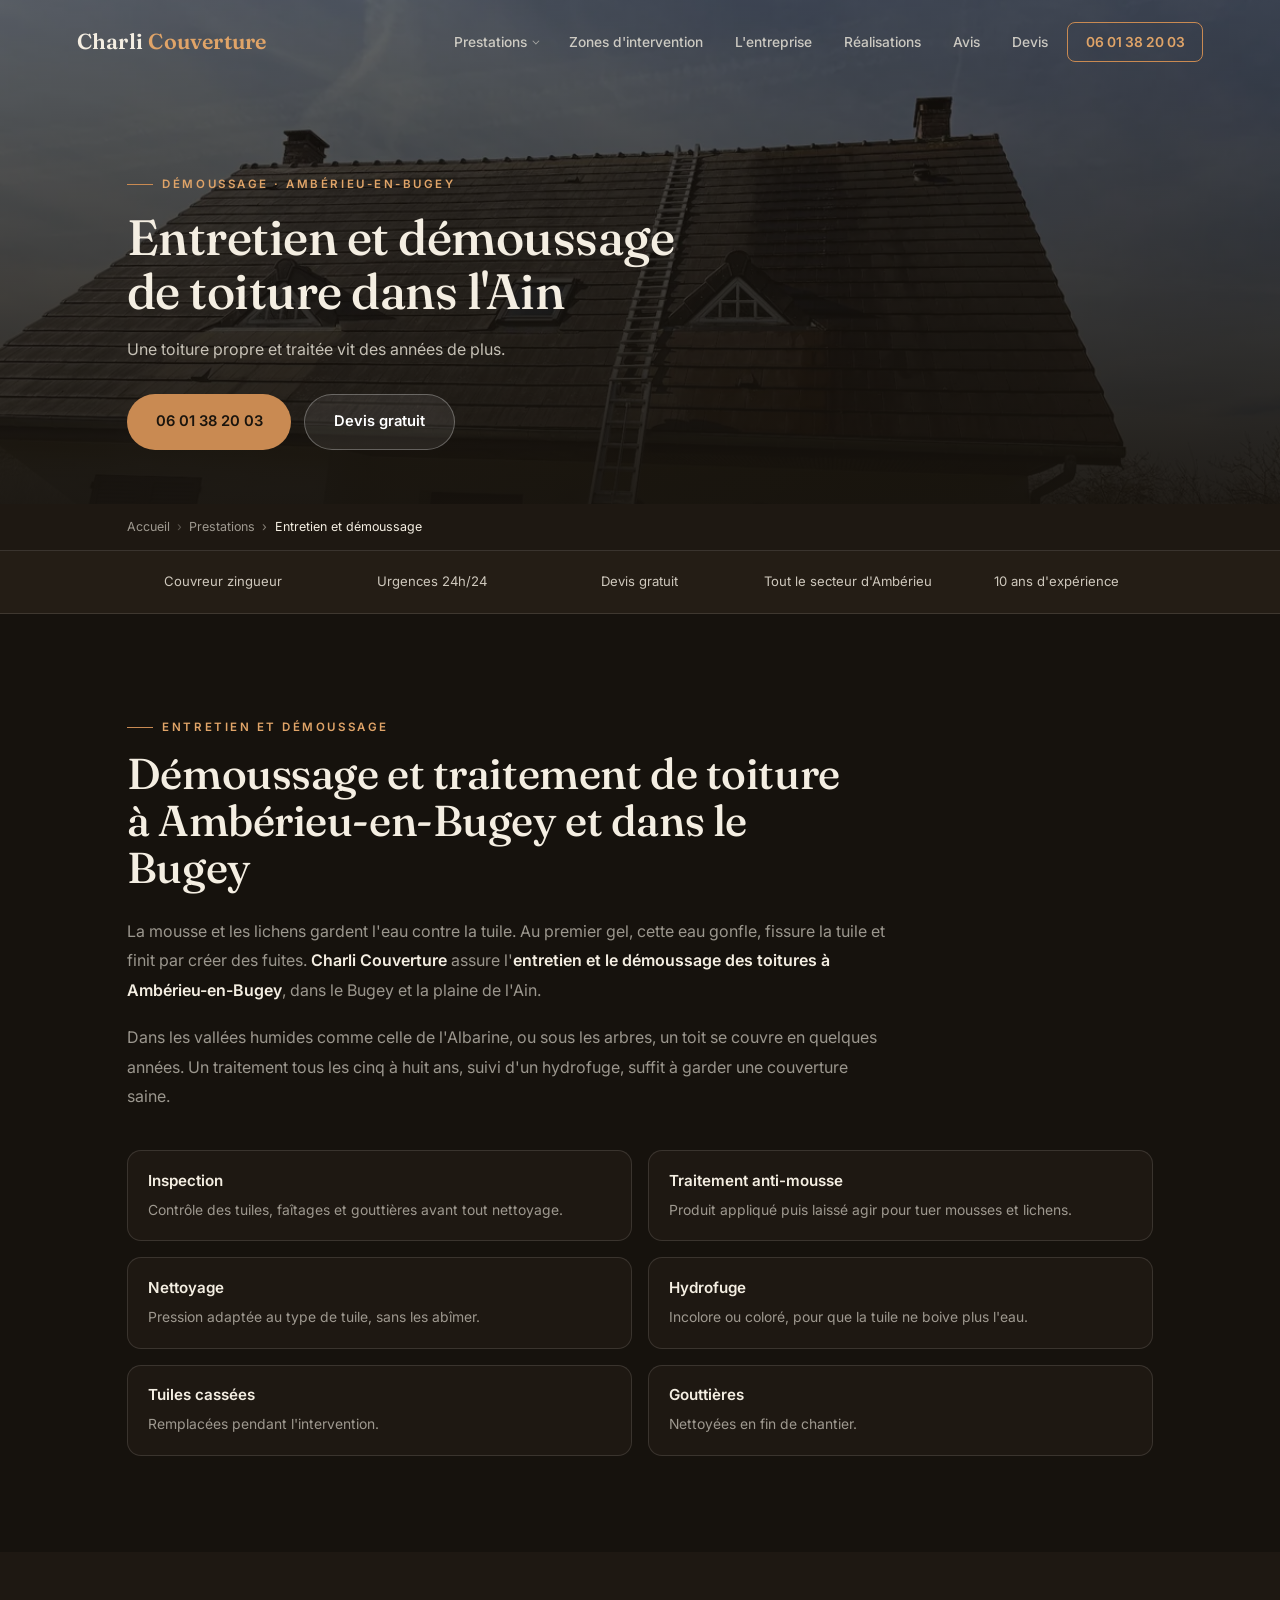
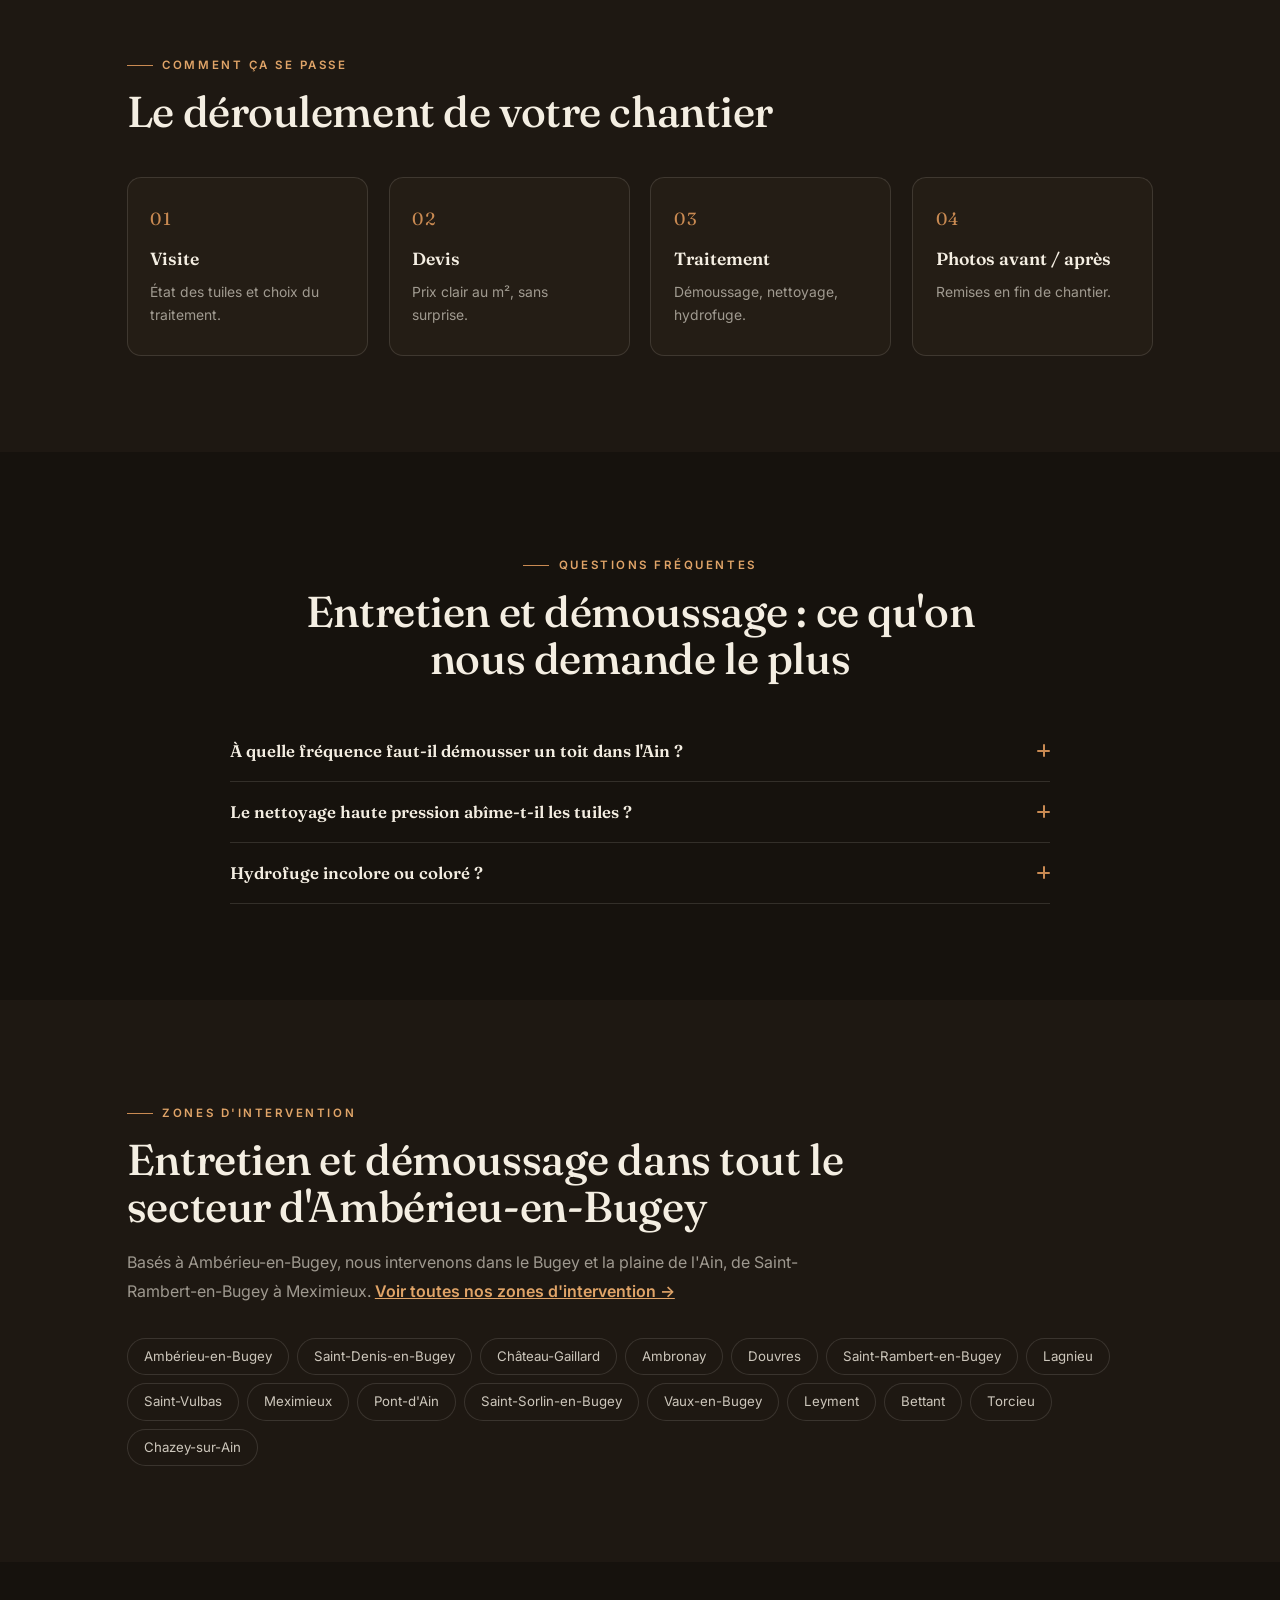
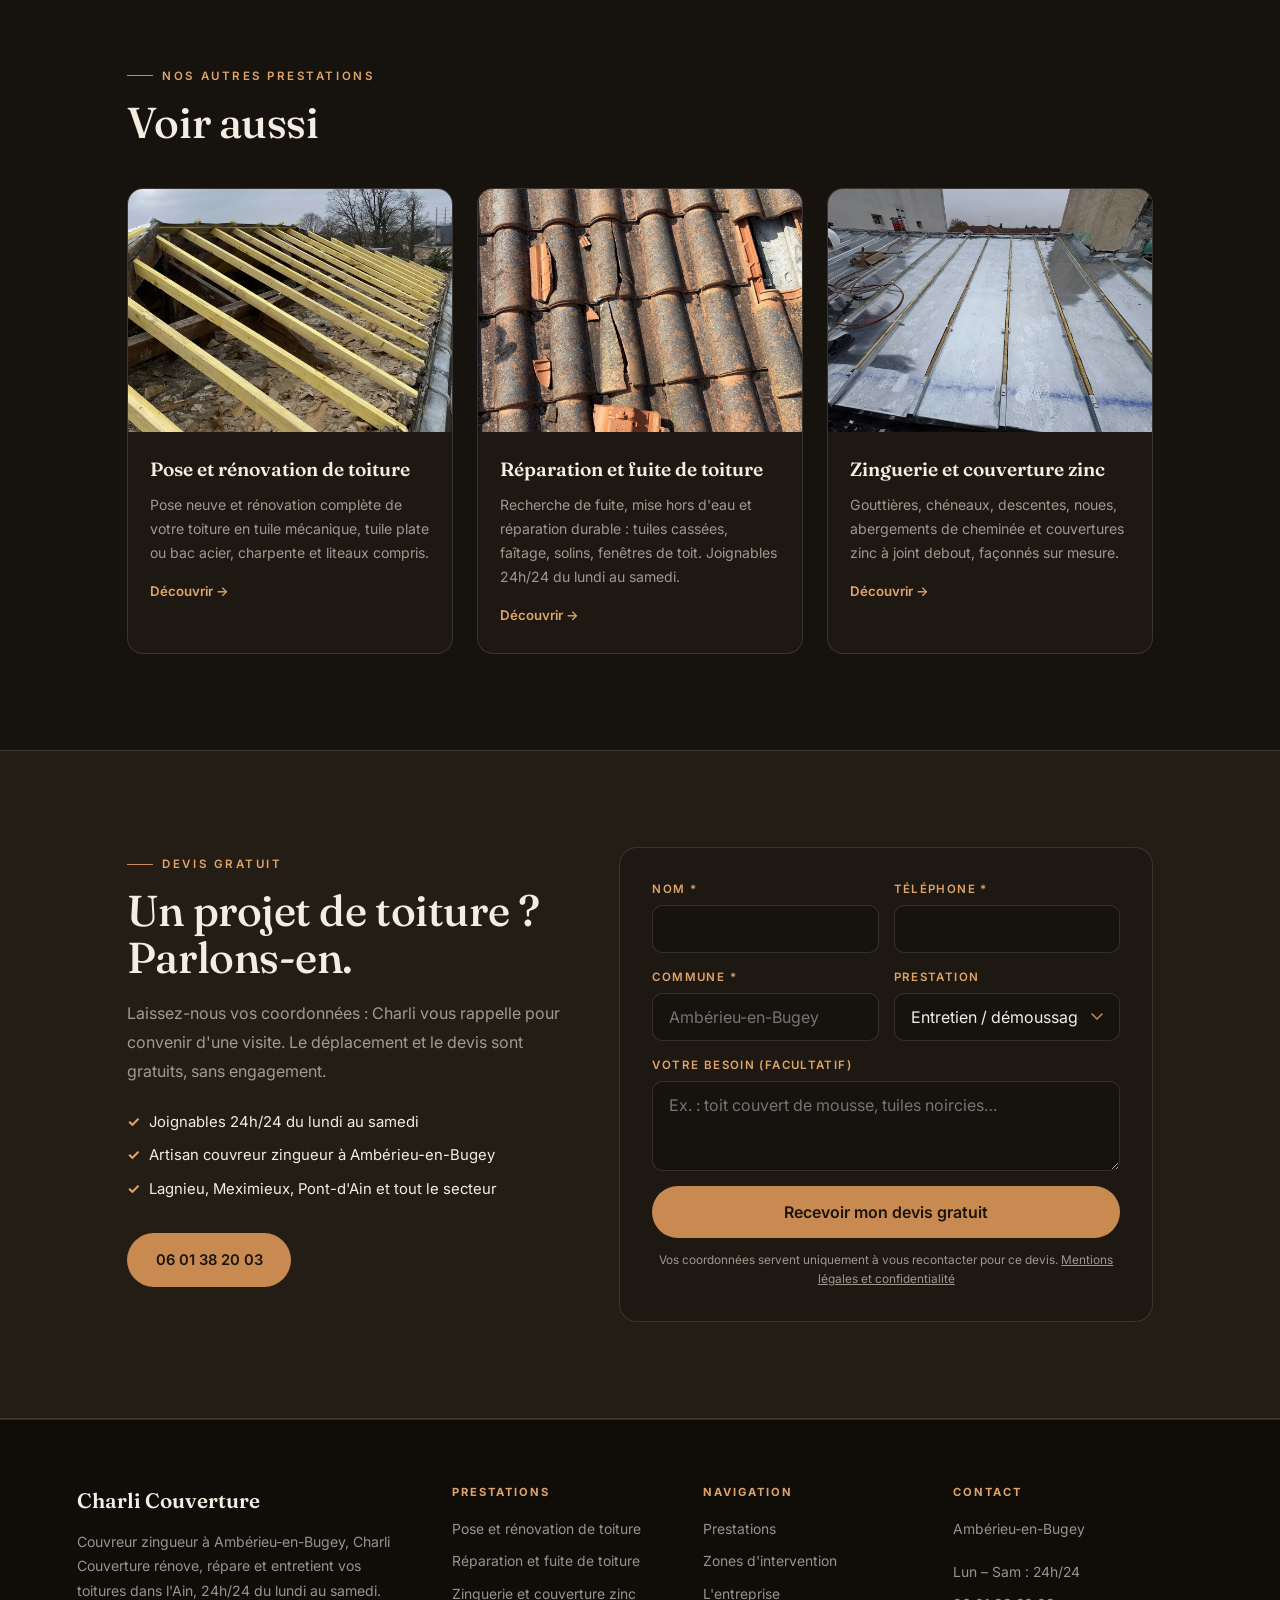
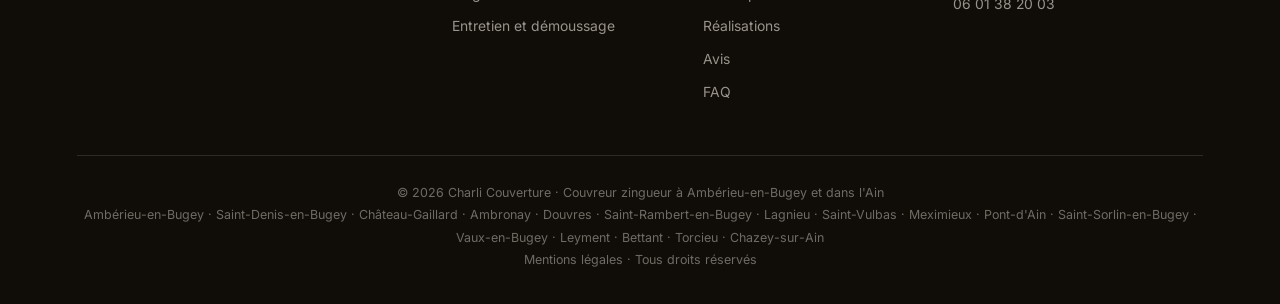
<file: entretien-demoussage.html>
<!DOCTYPE html>
<html lang="fr">
<head>
  <meta charset="UTF-8" />
  <meta name="viewport" content="width=device-width, initial-scale=1.0" />
  <title>Démoussage de toiture à Ambérieu-en-Bugey (01) — nettoyage, hydrofuge | Charli Couverture</title>
  <meta name="description" content="Démoussage, nettoyage et traitement hydrofuge de toiture à Ambérieu-en-Bugey et dans l&#x27;Ain. Remplacement des tuiles cassées, gouttières nettoyées. Devis gratuit au 06 01 38 20 03."/>
  <meta name="author" content="Charli Couverture"/>
  <meta name="robots" content="index, follow, max-image-preview:large, max-snippet:-1, max-video-preview:-1"/>
  <link rel="canonical" href="https://charli-couverture.pages.dev/entretien-demoussage"/>
  <meta name="geo.region" content="FR-01"/>
  <meta name="geo.placename" content="Ambérieu-en-Bugey"/>
  <meta name="geo.position" content="45.9575;5.3706"/>
  <meta name="ICBM" content="45.9575, 5.3706"/>
  <meta property="og:type" content="website"/>
  <meta property="og:locale" content="fr_FR"/>
  <meta property="og:site_name" content="Charli Couverture"/>
  <meta property="og:url" content="https://charli-couverture.pages.dev/entretien-demoussage"/>
  <meta property="og:title" content="Démoussage de toiture à Ambérieu-en-Bugey (01) — nettoyage, hydrofuge | Charli Couverture"/>
  <meta property="og:description" content="Démoussage, nettoyage et traitement hydrofuge de toiture à Ambérieu-en-Bugey et dans l&#x27;Ain. Remplacement des tuiles cassées, gouttières nettoyées. Devis gratuit au 06 01 38 20 03."/>
  <meta property="og:image" content="https://charli-couverture.pages.dev/images/og-image.jpg?v=1"/>
  <meta name="twitter:card" content="summary_large_image"/>
  <meta name="twitter:image" content="https://charli-couverture.pages.dev/images/og-image.jpg?v=1"/>
<link rel="icon" href="favicon.svg" type="image/svg+xml" />
  <link rel="preconnect" href="https://fonts.googleapis.com">
  <link rel="preconnect" href="https://fonts.gstatic.com" crossorigin>
  <link href="https://fonts.googleapis.com/css2?family=Fraunces:opsz,wght@9..144,400;9..144,500;9..144,600;9..144,700&family=Inter:wght@400;500;600;700&display=swap" rel="stylesheet">
  <link rel="stylesheet" href="assets/pages.css?v=2" />
  <script defer src="assets/pages.js?v=2"></script>
  <link rel="stylesheet" href="assets/conversion.css?v=2" />
  <script defer src="assets/conversion.js?v=2"></script>

  <script type="application/ld+json">
{
  "@context": "https://schema.org",
  "@type": "Service",
  "serviceType": "Entretien et démoussage",
  "name": "Entretien et démoussage — Charli Couverture",
  "description": "Démoussage, nettoyage et traitement hydrofuge de toiture à Ambérieu-en-Bugey et dans l'Ain. Remplacement des tuiles cassées, gouttières nettoyées. Devis gratuit au 06 01 38 20 03.",
  "url": "https://charli-couverture.pages.dev/entretien-demoussage",
  "provider": {
    "@type": "RoofingContractor",
    "@id": "https://charli-couverture.pages.dev/#business",
    "name": "Charli Couverture",
    "telephone": "+33601382003"
  },
  "areaServed": [
    {
      "@type": "City",
      "name": "Ambérieu-en-Bugey"
    },
    {
      "@type": "City",
      "name": "Saint-Denis-en-Bugey"
    },
    {
      "@type": "City",
      "name": "Château-Gaillard"
    },
    {
      "@type": "City",
      "name": "Ambronay"
    },
    {
      "@type": "City",
      "name": "Douvres"
    },
    {
      "@type": "City",
      "name": "Saint-Rambert-en-Bugey"
    },
    {
      "@type": "City",
      "name": "Lagnieu"
    },
    {
      "@type": "City",
      "name": "Saint-Vulbas"
    },
    {
      "@type": "City",
      "name": "Meximieux"
    },
    {
      "@type": "City",
      "name": "Pont-d'Ain"
    },
    {
      "@type": "City",
      "name": "Saint-Sorlin-en-Bugey"
    },
    {
      "@type": "City",
      "name": "Vaux-en-Bugey"
    },
    {
      "@type": "City",
      "name": "Leyment"
    },
    {
      "@type": "City",
      "name": "Bettant"
    },
    {
      "@type": "City",
      "name": "Torcieu"
    },
    {
      "@type": "City",
      "name": "Chazey-sur-Ain"
    }
  ]
}
  </script>
  <script type="application/ld+json">
{
  "@context": "https://schema.org",
  "@type": "FAQPage",
  "mainEntity": [
    {
      "@type": "Question",
      "name": "À quelle fréquence faut-il démousser un toit dans l'Ain ?",
      "acceptedAnswer": {
        "@type": "Answer",
        "text": "Tous les cinq à huit ans en moyenne, plus souvent sur les pans au nord ou sous les arbres. Un hydrofuge espace nettement les interventions."
      }
    },
    {
      "@type": "Question",
      "name": "Le nettoyage haute pression abîme-t-il les tuiles ?",
      "acceptedAnswer": {
        "@type": "Answer",
        "text": "Mal réglé, oui. Nous adaptons la pression à la tuile et laissons d'abord agir le traitement anti-mousse, qui fait l'essentiel du travail."
      }
    },
    {
      "@type": "Question",
      "name": "Hydrofuge incolore ou coloré ?",
      "acceptedAnswer": {
        "@type": "Answer",
        "text": "L'incolore protège sans changer l'aspect ; le coloré redonne en plus une teinte uniforme à des tuiles délavées."
      }
    }
  ]
}
  </script>
  <script type="application/ld+json">
{
  "@context": "https://schema.org",
  "@type": "BreadcrumbList",
  "itemListElement": [
    {
      "@type": "ListItem",
      "position": 1,
      "name": "Accueil",
      "item": "https://charli-couverture.pages.dev/"
    },
    {
      "@type": "ListItem",
      "position": 2,
      "name": "Entretien et démoussage",
      "item": "https://charli-couverture.pages.dev/entretien-demoussage"
    }
  ]
}
  </script>
</head>
<body>
<nav id="nav"> <a href="index.html" class="logo brand-name">Charli <span>Couverture</span></a> <ul class="nav-links" id="navLinks"> <li class="has-sub"><a href="index.html#services">Prestations</a> <ul class="sub-links"><li><a href="pose-renovation-toiture.html">Pose et rénovation de toiture</a></li><li><a href="reparation-fuite-toiture.html">Réparation et fuite de toiture</a></li><li><a href="zinguerie.html">Zinguerie et couverture zinc</a></li><li><a href="entretien-demoussage.html" aria-current="page">Entretien et démoussage</a></li></ul> </li> <li><a href="zones-intervention.html">Zones d'intervention</a></li> <li><a href="index.html#apropos">L'entreprise</a></li> <li><a href="index.html#galerie">Réalisations</a></li> <li><a href="index.html#avis">Avis</a></li> <li><a href="#lead">Devis</a></li> <li><a href="tel:+33601382003" class="nav-phone phone-link"><span class="phone-text">06 01 38 20 03</span></a></li> </ul> <button class="burger" id="burger" aria-label="Menu"><span></span><span></span><span></span></button> </nav> <header class="page-hero" style="background-image:url('images/service4.webp')"> <div class="wrap"> <span class="eyebrow">Démoussage · Ambérieu-en-Bugey</span> <h1>Entretien et démoussage de toiture dans l&#x27;Ain</h1> <p>Une toiture propre et traitée vit des années de plus.</p> <div class="hero-btns"> <a href="tel:+33601382003" class="btn btn-primary phone-link"><span class="phone-text">06 01 38 20 03</span></a> <a href="#lead" class="btn btn-ghost">Devis gratuit</a> </div> </div> </header> <nav class="breadcrumb" aria-label="Fil d'Ariane"> <div class="wrap"><ol> <li><a href="index.html">Accueil</a></li> <li><a href="index.html#services">Prestations</a></li> <li aria-current="page">Entretien et démoussage</li> </ol></div> </nav> <div class="reassur"><div class="wrap"><div><span>Couvreur zingueur</span></div><div><span>Urgences 24h/24</span></div><div><span>Devis gratuit</span></div><div><span>Tout le secteur d'Ambérieu</span></div><div><span>10 ans d'expérience</span></div></div></div> <section> <div class="wrap"> <div class="sec-head"> <span class="eyebrow">Entretien et démoussage</span> <h2 class="h-title">Démoussage et traitement de toiture à Ambérieu-en-Bugey et dans le Bugey</h2> </div> <div class="prose"><p>La mousse et les lichens gardent l'eau contre la tuile. Au premier gel, cette eau gonfle, fissure la tuile et finit par créer des fuites. <strong>Charli Couverture</strong> assure l'<strong>entretien et le démoussage des toitures à Ambérieu-en-Bugey</strong>, dans le Bugey et la plaine de l'Ain.</p><p>Dans les vallées humides comme celle de l'Albarine, ou sous les arbres, un toit se couvre en quelques années. Un traitement tous les cinq à huit ans, suivi d'un hydrofuge, suffit à garder une couverture saine.</p></div> <div class="check-grid"><div class="check"><div><b>Inspection</b><span>Contrôle des tuiles, faîtages et gouttières avant tout nettoyage.</span></div></div><div class="check"><div><b>Traitement anti-mousse</b><span>Produit appliqué puis laissé agir pour tuer mousses et lichens.</span></div></div><div class="check"><div><b>Nettoyage</b><span>Pression adaptée au type de tuile, sans les abîmer.</span></div></div><div class="check"><div><b>Hydrofuge</b><span>Incolore ou coloré, pour que la tuile ne boive plus l&#x27;eau.</span></div></div><div class="check"><div><b>Tuiles cassées</b><span>Remplacées pendant l&#x27;intervention.</span></div></div><div class="check"><div><b>Gouttières</b><span>Nettoyées en fin de chantier.</span></div></div></div> </div> </section> <section class="alt"> <div class="wrap"> <div class="sec-head"> <span class="eyebrow">Comment ça se passe</span> <h2 class="h-title">Le déroulement de votre chantier</h2> </div> <div class="steps"><div class="step fade"><span class="step-no">01</span><h3>Visite</h3><p>État des tuiles et choix du traitement.</p></div><div class="step fade"><span class="step-no">02</span><h3>Devis</h3><p>Prix clair au m², sans surprise.</p></div><div class="step fade"><span class="step-no">03</span><h3>Traitement</h3><p>Démoussage, nettoyage, hydrofuge.</p></div><div class="step fade"><span class="step-no">04</span><h3>Photos avant / après</h3><p>Remises en fin de chantier.</p></div></div> </div> </section> <section> <div class="wrap"> <div class="sec-head center"> <span class="eyebrow">Questions fréquentes</span> <h2 class="h-title">Entretien et démoussage : ce qu'on nous demande le plus</h2> </div> <ul class="faq-list"><li class="faq-item"><button class="faq-q" type="button">À quelle fréquence faut-il démousser un toit dans l&#x27;Ain ?<span class="ic"></span></button><div class="faq-a"><p>Tous les cinq à huit ans en moyenne, plus souvent sur les pans au nord ou sous les arbres. Un hydrofuge espace nettement les interventions.</p></div></li><li class="faq-item"><button class="faq-q" type="button">Le nettoyage haute pression abîme-t-il les tuiles ?<span class="ic"></span></button><div class="faq-a"><p>Mal réglé, oui. Nous adaptons la pression à la tuile et laissons d&#x27;abord agir le traitement anti-mousse, qui fait l&#x27;essentiel du travail.</p></div></li><li class="faq-item"><button class="faq-q" type="button">Hydrofuge incolore ou coloré ?<span class="ic"></span></button><div class="faq-a"><p>L&#x27;incolore protège sans changer l&#x27;aspect ; le coloré redonne en plus une teinte uniforme à des tuiles délavées.</p></div></li></ul> </div> </section> <section class="alt"> <div class="wrap"> <div class="sec-head"> <span class="eyebrow">Zones d'intervention</span> <h2 class="h-title">Entretien et démoussage dans tout le secteur d'Ambérieu-en-Bugey</h2> <p class="lead" style="margin-top:1.1rem">Basés à Ambérieu-en-Bugey, nous intervenons dans le Bugey et la plaine de l'Ain, de Saint-Rambert-en-Bugey à Meximieux. <a href="zones-intervention.html" style="color:var(--accent2);font-weight:600">Voir toutes nos zones d'intervention →</a></p> </div> <div class="villes"><a class="ville-chip" href="zones-intervention.html#amberieu-en-bugey">Ambérieu-en-Bugey</a><a class="ville-chip" href="zones-intervention.html#saint-denis-en-bugey">Saint-Denis-en-Bugey</a><a class="ville-chip" href="zones-intervention.html#chateau-gaillard">Château-Gaillard</a><a class="ville-chip" href="zones-intervention.html#ambronay">Ambronay</a><a class="ville-chip" href="zones-intervention.html#douvres">Douvres</a><a class="ville-chip" href="zones-intervention.html#saint-rambert-en-bugey">Saint-Rambert-en-Bugey</a><a class="ville-chip" href="zones-intervention.html#lagnieu">Lagnieu</a><a class="ville-chip" href="zones-intervention.html#saint-vulbas">Saint-Vulbas</a><a class="ville-chip" href="zones-intervention.html#meximieux">Meximieux</a><a class="ville-chip" href="zones-intervention.html#pont-d-ain">Pont-d&#x27;Ain</a><a class="ville-chip" href="zones-intervention.html#saint-sorlin-en-bugey">Saint-Sorlin-en-Bugey</a><a class="ville-chip" href="zones-intervention.html#vaux-en-bugey">Vaux-en-Bugey</a><a class="ville-chip" href="zones-intervention.html#leyment">Leyment</a><a class="ville-chip" href="zones-intervention.html#bettant">Bettant</a><a class="ville-chip" href="zones-intervention.html#torcieu">Torcieu</a><a class="ville-chip" href="zones-intervention.html#chazey-sur-ain">Chazey-sur-Ain</a></div> </div> </section> <section> <div class="wrap"> <div class="sec-head"> <span class="eyebrow">Nos autres prestations</span> <h2 class="h-title">Voir aussi</h2> </div> <div class="cards"><a class="card fade" href="pose-renovation-toiture.html"> <div class="card-img"><img src="images/service1.webp" alt="Pose et rénovation de toiture à Ambérieu-en-Bugey" loading="lazy" /></div> <div class="card-txt"><h3>Pose et rénovation de toiture</h3><p>Pose neuve et rénovation complète de votre toiture en tuile mécanique, tuile plate ou bac acier, charpente et liteaux compris.</p> <span class="card-more">Découvrir →</span></div></a><a class="card fade" href="reparation-fuite-toiture.html"> <div class="card-img"><img src="images/service2.webp" alt="Réparation et fuite de toiture à Ambérieu-en-Bugey" loading="lazy" /></div> <div class="card-txt"><h3>Réparation et fuite de toiture</h3><p>Recherche de fuite, mise hors d&#x27;eau et réparation durable : tuiles cassées, faîtage, solins, fenêtres de toit. Joignables 24h/24 du lundi au samedi.</p> <span class="card-more">Découvrir →</span></div></a><a class="card fade" href="zinguerie.html"> <div class="card-img"><img src="images/service3.webp" alt="Zinguerie et couverture zinc à Ambérieu-en-Bugey" loading="lazy" /></div> <div class="card-txt"><h3>Zinguerie et couverture zinc</h3><p>Gouttières, chéneaux, descentes, noues, abergements de cheminée et couvertures zinc à joint debout, façonnés sur mesure.</p> <span class="card-more">Découvrir →</span></div></a></div> </div> </section> <section class="lead-sec" id="lead"> <div class="wrap lead-grid"> <div class="lead-intro"> <span class="eyebrow">Devis gratuit</span> <h2 class="h-title">Un projet de toiture ? Parlons-en.</h2> <p>Laissez-nous vos coordonnées : Charli vous rappelle pour convenir d'une visite. Le déplacement et le devis sont gratuits, sans engagement.</p> <ul><li>Joignables 24h/24 du lundi au samedi</li><li>Artisan couvreur zingueur à Ambérieu-en-Bugey</li><li>Lagnieu, Meximieux, Pont-d'Ain et tout le secteur</li></ul> <a href="tel:+33601382003" class="btn btn-primary phone-link"><span class="phone-text">06 01 38 20 03</span></a> </div> <form class="lead-form"> <input type="hidden" name="subject" value="Demande de devis — Charli Couverture" /> <input type="hidden" name="from_name" value="Site Charli Couverture" /> <input type="checkbox" name="botcheck" style="display:none" /> <div class="lf-row"> <div class="lf-group"><label for="lf-nom">Nom *</label><input id="lf-nom" name="nom" autocomplete="name" required /></div> <div class="lf-group"><label for="lf-tel">Téléphone *</label><input id="lf-tel" name="telephone" type="tel" inputmode="tel" autocomplete="tel" required /></div> </div> <div class="lf-row"> <div class="lf-group"><label for="lf-ville">Commune *</label><input id="lf-ville" name="commune" autocomplete="address-level2" placeholder="Ambérieu-en-Bugey" required /></div> <div class="lf-group"><label for="lf-type">Prestation</label><select id="lf-type" name="type_prestation"><option>Pose / rénovation de toiture</option><option>Réparation / fuite</option><option>Zinguerie / gouttières</option><option selected>Entretien / démoussage</option><option>Autre</option></select></div> </div> <div class="lf-group"><label for="lf-msg">Votre besoin (facultatif)</label><textarea id="lf-msg" name="message" placeholder="Ex. : toit couvert de mousse, tuiles noircies…"></textarea></div> <button type="submit" class="btn btn-primary">Recevoir mon devis gratuit</button> <p class="lf-mention">Vos coordonnées servent uniquement à vous recontacter pour ce devis. <a href="mentions-legales.html">Mentions légales et confidentialité</a></p> </form> </div> </section> <footer> <div class="footer-grid"> <div><span class="footer-brand" id="footerBrand">Charli Couverture</span><p class="footer-desc" id="footerDesc">Couvreur zingueur à Ambérieu-en-Bugey, Charli Couverture rénove, répare et entretient vos toitures dans l&#x27;Ain, 24h/24 du lundi au samedi.</p></div> <div class="footer-col"> <h4>Prestations</h4> <a href="pose-renovation-toiture.html">Pose et rénovation de toiture</a><a href="reparation-fuite-toiture.html">Réparation et fuite de toiture</a><a href="zinguerie.html">Zinguerie et couverture zinc</a><a href="entretien-demoussage.html">Entretien et démoussage</a> </div> <div class="footer-col"> <h4>Navigation</h4> <a href="index.html#services">Prestations</a><a href="zones-intervention.html">Zones d'intervention</a><a href="index.html#apropos">L'entreprise</a><a href="index.html#galerie">Réalisations</a><a href="index.html#avis">Avis</a><a href="index.html#faq">FAQ</a> </div> <div class="footer-col"> <h4>Contact</h4> <span><span id="footerVille">Ambérieu-en-Bugey</span></span> <span>Lun – Sam : 24h/24</span> <a href="tel:+33601382003" class="phone-link"><span id="footerTel">06 01 38 20 03</span></a> </div> </div> <div class="footer-bottom">© <span id="footerAnnee">2026</span> <span id="footerNom">Charli Couverture</span> · Couvreur zingueur à Ambérieu-en-Bugey et dans l'Ain<br>Ambérieu-en-Bugey · Saint-Denis-en-Bugey · Château-Gaillard · Ambronay · Douvres · Saint-Rambert-en-Bugey · Lagnieu · Saint-Vulbas · Meximieux · Pont-d'Ain · Saint-Sorlin-en-Bugey · Vaux-en-Bugey · Leyment · Bettant · Torcieu · Chazey-sur-Ain<br><a href="mentions-legales.html" style="color:inherit">Mentions légales</a> · Tous droits réservés</div> </footer>
</body>
</html>
</file>
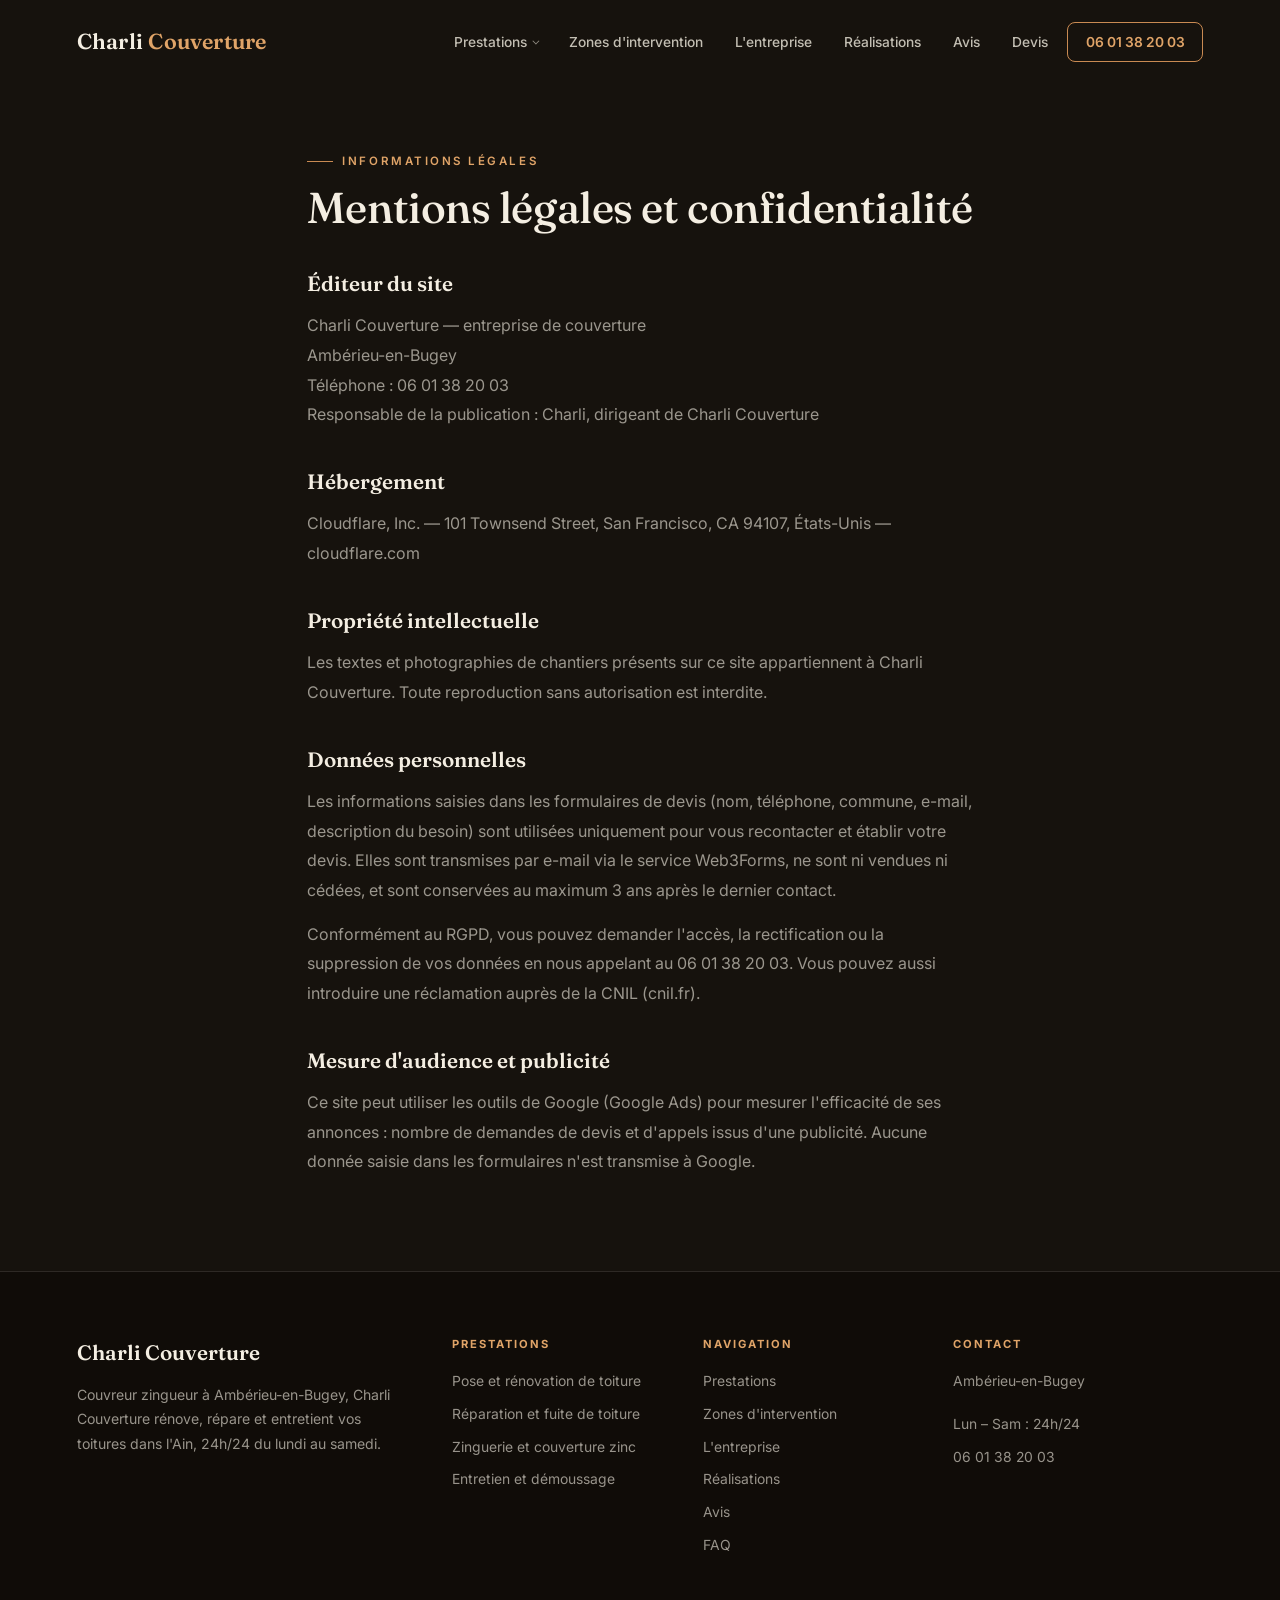
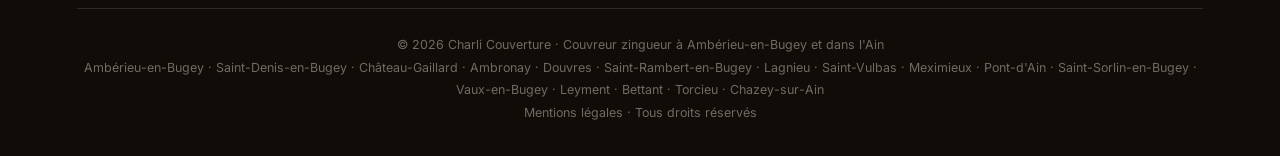
<file: mentions-legales.html>
<!DOCTYPE html>
<html lang="fr">
<head>
  <meta charset="UTF-8" />
  <meta name="viewport" content="width=device-width, initial-scale=1.0" />
  <title>Mentions légales et confidentialité | Charli Couverture</title>
  <meta name="description" content="Mentions légales et politique de confidentialité du site charli-couverture.pages.dev." />
  <meta name="robots" content="noindex, follow" />
  <link rel="icon" href="favicon.svg" type="image/svg+xml" />
  <link rel="preconnect" href="https://fonts.googleapis.com">
  <link rel="preconnect" href="https://fonts.gstatic.com" crossorigin>
  <link href="https://fonts.googleapis.com/css2?family=Fraunces:opsz,wght@9..144,400;9..144,500;9..144,600;9..144,700&family=Inter:wght@400;500;600;700&display=swap" rel="stylesheet">
  <link rel="stylesheet" href="assets/pages.css?v=2" />
  <script defer src="assets/pages.js?v=2"></script>
  <link rel="stylesheet" href="assets/conversion.css?v=2" />
  <script defer src="assets/conversion.js?v=2"></script>
  <link rel="canonical" href="https://charli-couverture.pages.dev/mentions-legales" />
</head>
<body>
<nav id="nav"> <a href="index.html" class="logo brand-name">Charli <span>Couverture</span></a> <ul class="nav-links" id="navLinks"> <li class="has-sub"><a href="index.html#services">Prestations</a> <ul class="sub-links"><li><a href="pose-renovation-toiture.html">Pose et rénovation de toiture</a></li><li><a href="reparation-fuite-toiture.html">Réparation et fuite de toiture</a></li><li><a href="zinguerie.html">Zinguerie et couverture zinc</a></li><li><a href="entretien-demoussage.html">Entretien et démoussage</a></li></ul> </li> <li><a href="zones-intervention.html">Zones d'intervention</a></li> <li><a href="index.html#apropos">L'entreprise</a></li> <li><a href="index.html#galerie">Réalisations</a></li> <li><a href="index.html#avis">Avis</a></li> <li><a href="#lead">Devis</a></li> <li><a href="tel:+33601382003" class="nav-phone phone-link"><span class="phone-text">06 01 38 20 03</span></a></li> </ul> <button class="burger" id="burger" aria-label="Menu"><span></span><span></span><span></span></button> </nav>
<main class="simple-page"><div class="wrap" style="max-width:820px">
  <span class="eyebrow">Informations légales</span>
  <h1 class="h-title">Mentions légales et confidentialité</h1>

  <h2>Éditeur du site</h2>
  <p>Charli Couverture — entreprise de couverture<br>Ambérieu-en-Bugey<br>Téléphone : 06 01 38 20 03<br>Responsable de la publication : Charli, dirigeant de Charli Couverture</p>
  <!-- À COMPLÉTER dès réception du Kbis / avis SIRENE : forme juridique, SIRET, n° TVA intracommunautaire, assureur décennale et zone couverte. -->

  <h2>Hébergement</h2>
  <p>Cloudflare, Inc. — 101 Townsend Street, San Francisco, CA 94107, États-Unis — cloudflare.com</p>

  <h2>Propriété intellectuelle</h2>
  <p>Les textes et photographies de chantiers présents sur ce site appartiennent à Charli Couverture. Toute reproduction sans autorisation est interdite.</p>

  <h2>Données personnelles</h2>
  <p>Les informations saisies dans les formulaires de devis (nom, téléphone, commune, e-mail, description du besoin) sont utilisées uniquement pour vous recontacter et établir votre devis. Elles sont transmises par e-mail via le service Web3Forms, ne sont ni vendues ni cédées, et sont conservées au maximum 3 ans après le dernier contact.</p>
  <p>Conformément au RGPD, vous pouvez demander l'accès, la rectification ou la suppression de vos données en nous appelant au 06 01 38 20 03. Vous pouvez aussi introduire une réclamation auprès de la CNIL (cnil.fr).</p>

  <h2>Mesure d'audience et publicité</h2>
  <p>Ce site peut utiliser les outils de Google (Google Ads) pour mesurer l'efficacité de ses annonces : nombre de demandes de devis et d'appels issus d'une publicité. Aucune donnée saisie dans les formulaires n'est transmise à Google.</p>
</div></main>
<footer> <div class="footer-grid"> <div><span class="footer-brand" id="footerBrand">Charli Couverture</span><p class="footer-desc" id="footerDesc">Couvreur zingueur à Ambérieu-en-Bugey, Charli Couverture rénove, répare et entretient vos toitures dans l&#x27;Ain, 24h/24 du lundi au samedi.</p></div> <div class="footer-col"> <h4>Prestations</h4> <a href="pose-renovation-toiture.html">Pose et rénovation de toiture</a><a href="reparation-fuite-toiture.html">Réparation et fuite de toiture</a><a href="zinguerie.html">Zinguerie et couverture zinc</a><a href="entretien-demoussage.html">Entretien et démoussage</a> </div> <div class="footer-col"> <h4>Navigation</h4> <a href="index.html#services">Prestations</a><a href="zones-intervention.html">Zones d'intervention</a><a href="index.html#apropos">L'entreprise</a><a href="index.html#galerie">Réalisations</a><a href="index.html#avis">Avis</a><a href="index.html#faq">FAQ</a> </div> <div class="footer-col"> <h4>Contact</h4> <span><span id="footerVille">Ambérieu-en-Bugey</span></span> <span>Lun – Sam : 24h/24</span> <a href="tel:+33601382003" class="phone-link"><span id="footerTel">06 01 38 20 03</span></a> </div> </div> <div class="footer-bottom">© <span id="footerAnnee">2026</span> <span id="footerNom">Charli Couverture</span> · Couvreur zingueur à Ambérieu-en-Bugey et dans l'Ain<br>Ambérieu-en-Bugey · Saint-Denis-en-Bugey · Château-Gaillard · Ambronay · Douvres · Saint-Rambert-en-Bugey · Lagnieu · Saint-Vulbas · Meximieux · Pont-d'Ain · Saint-Sorlin-en-Bugey · Vaux-en-Bugey · Leyment · Bettant · Torcieu · Chazey-sur-Ain<br><a href="mentions-legales.html" style="color:inherit">Mentions légales</a> · Tous droits réservés</div> </footer>
</body>
</html>
</file>
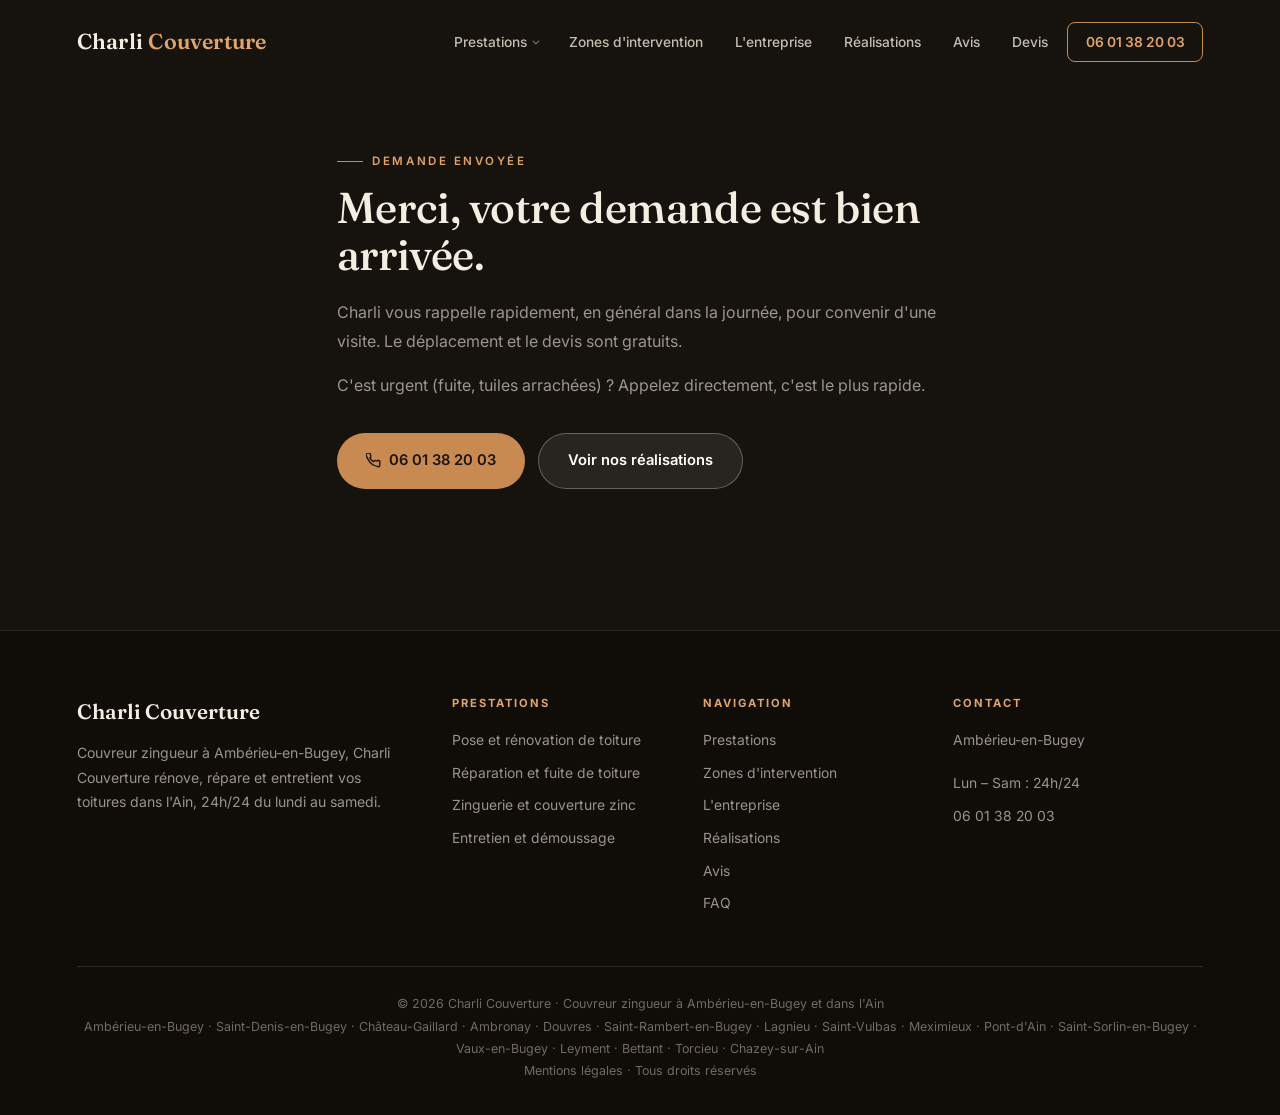
<file: merci.html>
<!DOCTYPE html>
<html lang="fr">
<head>
  <meta charset="UTF-8" />
  <meta name="viewport" content="width=device-width, initial-scale=1.0" />
  <title>Demande envoyée | Charli Couverture</title>
  <meta name="description" content="Votre demande de devis a bien été transmise à Charli Couverture." />
  <meta name="robots" content="noindex, follow" />
  <link rel="icon" href="favicon.svg" type="image/svg+xml" />
  <link rel="preconnect" href="https://fonts.googleapis.com">
  <link rel="preconnect" href="https://fonts.gstatic.com" crossorigin>
  <link href="https://fonts.googleapis.com/css2?family=Fraunces:opsz,wght@9..144,400;9..144,500;9..144,600;9..144,700&family=Inter:wght@400;500;600;700&display=swap" rel="stylesheet">
  <link rel="stylesheet" href="assets/pages.css?v=2" />
  <script defer src="assets/pages.js?v=2"></script>
  <link rel="stylesheet" href="assets/conversion.css?v=2" />
  <script defer src="assets/conversion.js?v=2"></script>
</head>
<body data-merci data-no-callbar>
<nav id="nav"> <a href="index.html" class="logo brand-name">Charli <span>Couverture</span></a> <ul class="nav-links" id="navLinks"> <li class="has-sub"><a href="index.html#services">Prestations</a> <ul class="sub-links"><li><a href="pose-renovation-toiture.html">Pose et rénovation de toiture</a></li><li><a href="reparation-fuite-toiture.html">Réparation et fuite de toiture</a></li><li><a href="zinguerie.html">Zinguerie et couverture zinc</a></li><li><a href="entretien-demoussage.html">Entretien et démoussage</a></li></ul> </li> <li><a href="zones-intervention.html">Zones d'intervention</a></li> <li><a href="index.html#apropos">L'entreprise</a></li> <li><a href="index.html#galerie">Réalisations</a></li> <li><a href="index.html#avis">Avis</a></li> <li><a href="#lead">Devis</a></li> <li><a href="tel:+33601382003" class="nav-phone phone-link"><span class="phone-text">06 01 38 20 03</span></a></li> </ul> <button class="burger" id="burger" aria-label="Menu"><span></span><span></span><span></span></button> </nav>
<main class="simple-page"><div class="wrap" style="max-width:760px">
  <span class="eyebrow">Demande envoyée</span>
  <h1 class="h-title">Merci, votre demande est bien arrivée.</h1>
  <p>Charli vous rappelle rapidement, en général dans la journée, pour convenir d'une visite. Le déplacement et le devis sont gratuits.</p>
  <p>C'est urgent (fuite, tuiles arrachées) ? Appelez directement, c'est le plus rapide.</p>
  <div class="btns">
    <a href="tel:+33601382003" class="btn btn-primary phone-link"><svg width="15" height="15" viewBox="0 0 24 24" fill="none" stroke="currentColor" stroke-width="2.2" stroke-linecap="round"><path d="M22 16.92v3a2 2 0 01-2.18 2 19.79 19.79 0 01-8.63-3.07A19.5 19.5 0 013.07 9.81 19.79 19.79 0 010 1.18 2 2 0 012 0h3a2 2 0 012 1.72c.127.96.361 1.903.7 2.81a2 2 0 01-.45 2.11L6.09 7.91a16 16 0 006 6l1.27-1.27a2 2 0 012.11-.45c.907.339 1.85.573 2.81.7A2 2 0 0122 14.92z"/></svg><span class="phone-text">06 01 38 20 03</span></a>
    <a href="index.html#galerie" class="btn btn-ghost">Voir nos réalisations</a>
  </div>
</div></main>
<footer> <div class="footer-grid"> <div><span class="footer-brand" id="footerBrand">Charli Couverture</span><p class="footer-desc" id="footerDesc">Couvreur zingueur à Ambérieu-en-Bugey, Charli Couverture rénove, répare et entretient vos toitures dans l&#x27;Ain, 24h/24 du lundi au samedi.</p></div> <div class="footer-col"> <h4>Prestations</h4> <a href="pose-renovation-toiture.html">Pose et rénovation de toiture</a><a href="reparation-fuite-toiture.html">Réparation et fuite de toiture</a><a href="zinguerie.html">Zinguerie et couverture zinc</a><a href="entretien-demoussage.html">Entretien et démoussage</a> </div> <div class="footer-col"> <h4>Navigation</h4> <a href="index.html#services">Prestations</a><a href="zones-intervention.html">Zones d'intervention</a><a href="index.html#apropos">L'entreprise</a><a href="index.html#galerie">Réalisations</a><a href="index.html#avis">Avis</a><a href="index.html#faq">FAQ</a> </div> <div class="footer-col"> <h4>Contact</h4> <span><span id="footerVille">Ambérieu-en-Bugey</span></span> <span>Lun – Sam : 24h/24</span> <a href="tel:+33601382003" class="phone-link"><span id="footerTel">06 01 38 20 03</span></a> </div> </div> <div class="footer-bottom">© <span id="footerAnnee">2026</span> <span id="footerNom">Charli Couverture</span> · Couvreur zingueur à Ambérieu-en-Bugey et dans l'Ain<br>Ambérieu-en-Bugey · Saint-Denis-en-Bugey · Château-Gaillard · Ambronay · Douvres · Saint-Rambert-en-Bugey · Lagnieu · Saint-Vulbas · Meximieux · Pont-d'Ain · Saint-Sorlin-en-Bugey · Vaux-en-Bugey · Leyment · Bettant · Torcieu · Chazey-sur-Ain<br><a href="mentions-legales.html" style="color:inherit">Mentions légales</a> · Tous droits réservés</div> </footer>
</body>
</html>
</file>
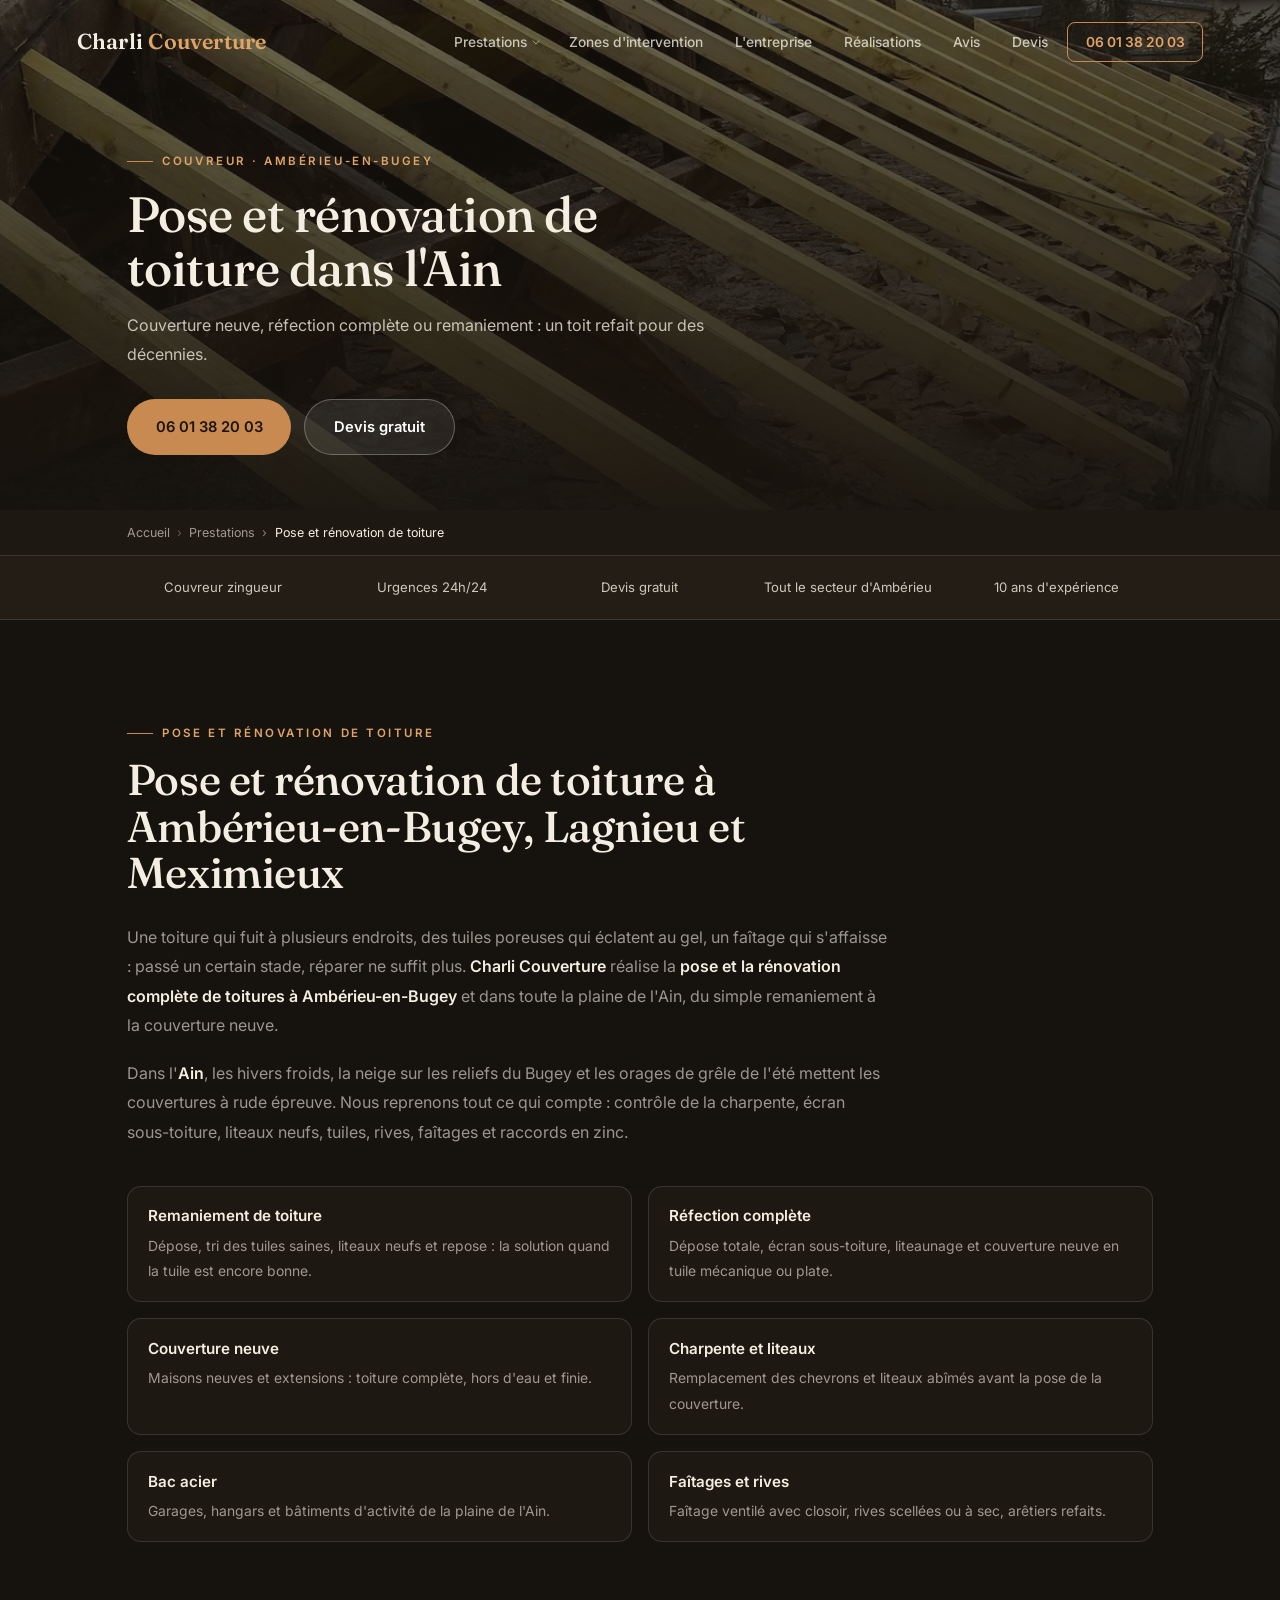
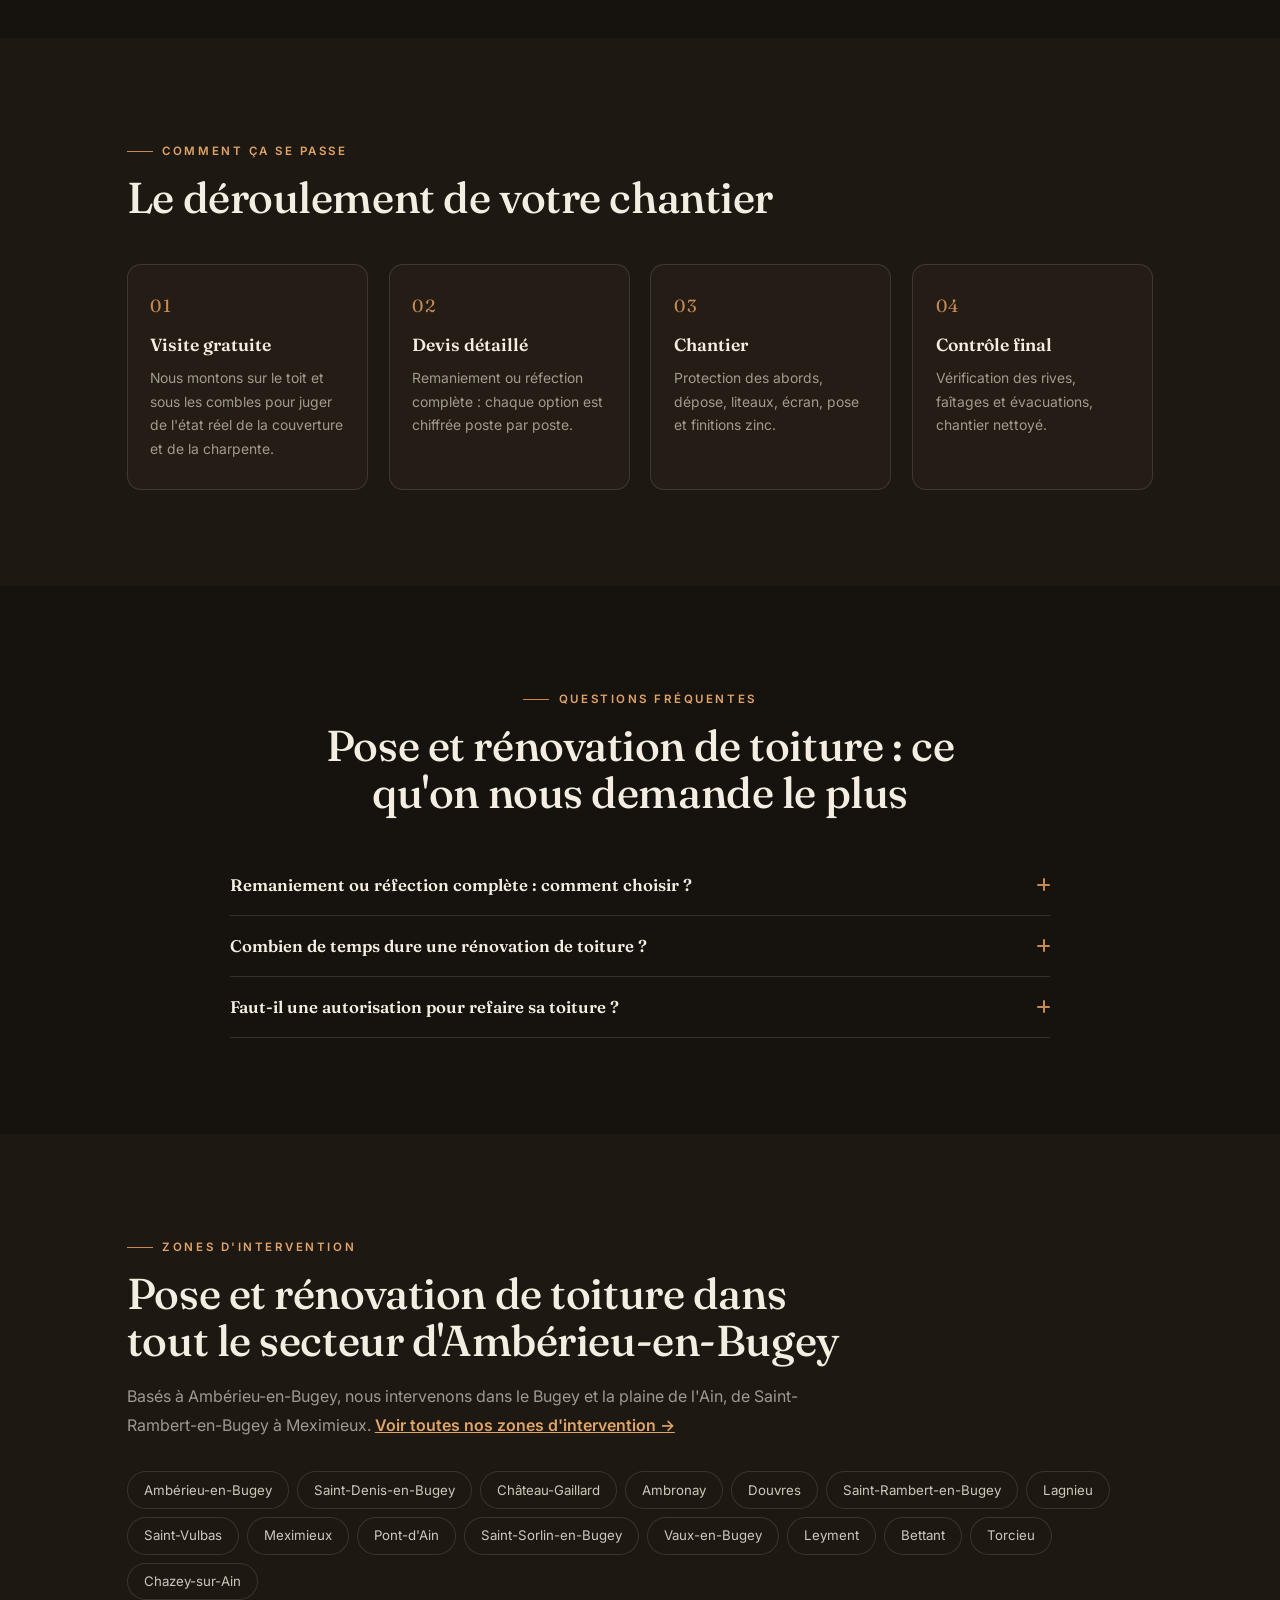
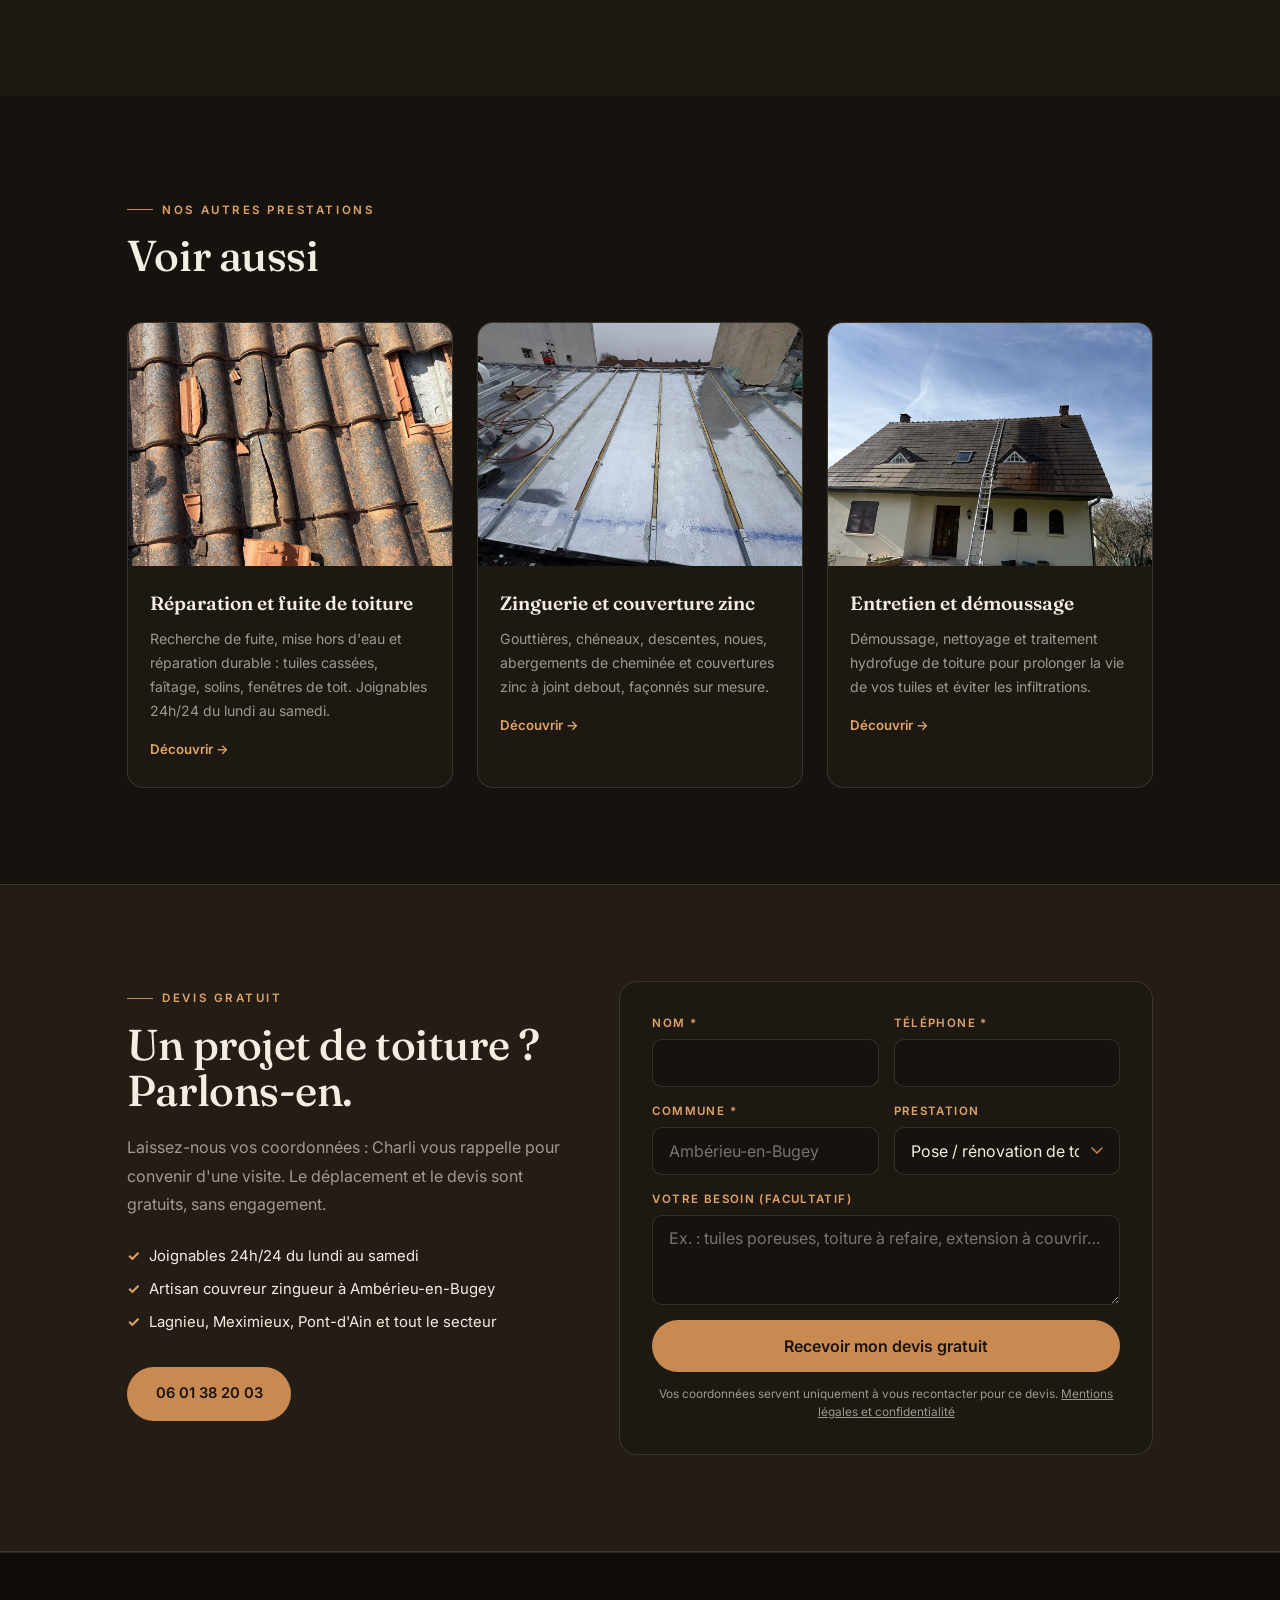
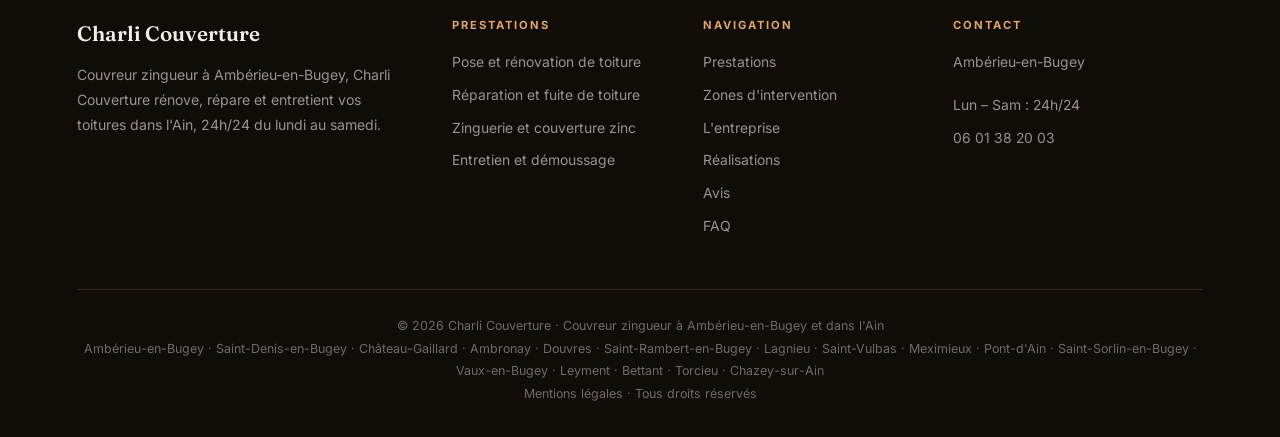
<file: pose-renovation-toiture.html>
<!DOCTYPE html>
<html lang="fr">
<head>
  <meta charset="UTF-8" />
  <meta name="viewport" content="width=device-width, initial-scale=1.0" />
  <title>Rénovation de toiture à Ambérieu-en-Bugey (01) — pose et réfection | Charli Couverture</title>
  <meta name="description" content="Pose et rénovation de toiture à Ambérieu-en-Bugey et dans l&#x27;Ain : tuile mécanique, tuile plate, bac acier, charpente et liteaux. Devis gratuit au 06 01 38 20 03."/>
  <meta name="author" content="Charli Couverture"/>
  <meta name="robots" content="index, follow, max-image-preview:large, max-snippet:-1, max-video-preview:-1"/>
  <link rel="canonical" href="https://charli-couverture.pages.dev/pose-renovation-toiture"/>
  <meta name="geo.region" content="FR-01"/>
  <meta name="geo.placename" content="Ambérieu-en-Bugey"/>
  <meta name="geo.position" content="45.9575;5.3706"/>
  <meta name="ICBM" content="45.9575, 5.3706"/>
  <meta property="og:type" content="website"/>
  <meta property="og:locale" content="fr_FR"/>
  <meta property="og:site_name" content="Charli Couverture"/>
  <meta property="og:url" content="https://charli-couverture.pages.dev/pose-renovation-toiture"/>
  <meta property="og:title" content="Rénovation de toiture à Ambérieu-en-Bugey (01) — pose et réfection | Charli Couverture"/>
  <meta property="og:description" content="Pose et rénovation de toiture à Ambérieu-en-Bugey et dans l&#x27;Ain : tuile mécanique, tuile plate, bac acier, charpente et liteaux. Devis gratuit au 06 01 38 20 03."/>
  <meta property="og:image" content="https://charli-couverture.pages.dev/images/og-image.jpg?v=1"/>
  <meta name="twitter:card" content="summary_large_image"/>
  <meta name="twitter:image" content="https://charli-couverture.pages.dev/images/og-image.jpg?v=1"/>
<link rel="icon" href="favicon.svg" type="image/svg+xml" />
  <link rel="preconnect" href="https://fonts.googleapis.com">
  <link rel="preconnect" href="https://fonts.gstatic.com" crossorigin>
  <link href="https://fonts.googleapis.com/css2?family=Fraunces:opsz,wght@9..144,400;9..144,500;9..144,600;9..144,700&family=Inter:wght@400;500;600;700&display=swap" rel="stylesheet">
  <link rel="stylesheet" href="assets/pages.css?v=2" />
  <script defer src="assets/pages.js?v=2"></script>
  <link rel="stylesheet" href="assets/conversion.css?v=2" />
  <script defer src="assets/conversion.js?v=2"></script>

  <script type="application/ld+json">
{
  "@context": "https://schema.org",
  "@type": "Service",
  "serviceType": "Pose et rénovation de toiture",
  "name": "Pose et rénovation de toiture — Charli Couverture",
  "description": "Pose et rénovation de toiture à Ambérieu-en-Bugey et dans l'Ain : tuile mécanique, tuile plate, bac acier, charpente et liteaux. Devis gratuit au 06 01 38 20 03.",
  "url": "https://charli-couverture.pages.dev/pose-renovation-toiture",
  "provider": {
    "@type": "RoofingContractor",
    "@id": "https://charli-couverture.pages.dev/#business",
    "name": "Charli Couverture",
    "telephone": "+33601382003"
  },
  "areaServed": [
    {
      "@type": "City",
      "name": "Ambérieu-en-Bugey"
    },
    {
      "@type": "City",
      "name": "Saint-Denis-en-Bugey"
    },
    {
      "@type": "City",
      "name": "Château-Gaillard"
    },
    {
      "@type": "City",
      "name": "Ambronay"
    },
    {
      "@type": "City",
      "name": "Douvres"
    },
    {
      "@type": "City",
      "name": "Saint-Rambert-en-Bugey"
    },
    {
      "@type": "City",
      "name": "Lagnieu"
    },
    {
      "@type": "City",
      "name": "Saint-Vulbas"
    },
    {
      "@type": "City",
      "name": "Meximieux"
    },
    {
      "@type": "City",
      "name": "Pont-d'Ain"
    },
    {
      "@type": "City",
      "name": "Saint-Sorlin-en-Bugey"
    },
    {
      "@type": "City",
      "name": "Vaux-en-Bugey"
    },
    {
      "@type": "City",
      "name": "Leyment"
    },
    {
      "@type": "City",
      "name": "Bettant"
    },
    {
      "@type": "City",
      "name": "Torcieu"
    },
    {
      "@type": "City",
      "name": "Chazey-sur-Ain"
    }
  ]
}
  </script>
  <script type="application/ld+json">
{
  "@context": "https://schema.org",
  "@type": "FAQPage",
  "mainEntity": [
    {
      "@type": "Question",
      "name": "Remaniement ou réfection complète : comment choisir ?",
      "acceptedAnswer": {
        "@type": "Answer",
        "text": "Si la majorité des tuiles sont saines et que la charpente est bonne, un remaniement suffit : on dépose, on change les liteaux et on repose. Quand les tuiles sont poreuses, cassantes ou que l'écran sous-toiture manque, la réfection complète devient plus économique à long terme. Nous vous montrons sur photos ce que nous avons constaté."
      }
    },
    {
      "@type": "Question",
      "name": "Combien de temps dure une rénovation de toiture ?",
      "acceptedAnswer": {
        "@type": "Answer",
        "text": "Pour une maison individuelle, comptez en général d'une à deux semaines selon la surface et la météo. Le planning est annoncé avec le devis, et le toit est protégé chaque soir."
      }
    },
    {
      "@type": "Question",
      "name": "Faut-il une autorisation pour refaire sa toiture ?",
      "acceptedAnswer": {
        "@type": "Answer",
        "text": "Une réfection à l'identique demande en général une déclaration préalable en mairie. Un changement de matériau ou de teinte peut demander plus : nous vous indiquons la démarche avant de commencer."
      }
    }
  ]
}
  </script>
  <script type="application/ld+json">
{
  "@context": "https://schema.org",
  "@type": "BreadcrumbList",
  "itemListElement": [
    {
      "@type": "ListItem",
      "position": 1,
      "name": "Accueil",
      "item": "https://charli-couverture.pages.dev/"
    },
    {
      "@type": "ListItem",
      "position": 2,
      "name": "Pose et rénovation de toiture",
      "item": "https://charli-couverture.pages.dev/pose-renovation-toiture"
    }
  ]
}
  </script>
</head>
<body>
<nav id="nav"> <a href="index.html" class="logo brand-name">Charli <span>Couverture</span></a> <ul class="nav-links" id="navLinks"> <li class="has-sub"><a href="index.html#services">Prestations</a> <ul class="sub-links"><li><a href="pose-renovation-toiture.html" aria-current="page">Pose et rénovation de toiture</a></li><li><a href="reparation-fuite-toiture.html">Réparation et fuite de toiture</a></li><li><a href="zinguerie.html">Zinguerie et couverture zinc</a></li><li><a href="entretien-demoussage.html">Entretien et démoussage</a></li></ul> </li> <li><a href="zones-intervention.html">Zones d'intervention</a></li> <li><a href="index.html#apropos">L'entreprise</a></li> <li><a href="index.html#galerie">Réalisations</a></li> <li><a href="index.html#avis">Avis</a></li> <li><a href="#lead">Devis</a></li> <li><a href="tel:+33601382003" class="nav-phone phone-link"><span class="phone-text">06 01 38 20 03</span></a></li> </ul> <button class="burger" id="burger" aria-label="Menu"><span></span><span></span><span></span></button> </nav> <header class="page-hero" style="background-image:url('images/service1.webp')"> <div class="wrap"> <span class="eyebrow">Couvreur · Ambérieu-en-Bugey</span> <h1>Pose et rénovation de toiture dans l&#x27;Ain</h1> <p>Couverture neuve, réfection complète ou remaniement : un toit refait pour des décennies.</p> <div class="hero-btns"> <a href="tel:+33601382003" class="btn btn-primary phone-link"><span class="phone-text">06 01 38 20 03</span></a> <a href="#lead" class="btn btn-ghost">Devis gratuit</a> </div> </div> </header> <nav class="breadcrumb" aria-label="Fil d'Ariane"> <div class="wrap"><ol> <li><a href="index.html">Accueil</a></li> <li><a href="index.html#services">Prestations</a></li> <li aria-current="page">Pose et rénovation de toiture</li> </ol></div> </nav> <div class="reassur"><div class="wrap"><div><span>Couvreur zingueur</span></div><div><span>Urgences 24h/24</span></div><div><span>Devis gratuit</span></div><div><span>Tout le secteur d'Ambérieu</span></div><div><span>10 ans d'expérience</span></div></div></div> <section> <div class="wrap"> <div class="sec-head"> <span class="eyebrow">Pose et rénovation de toiture</span> <h2 class="h-title">Pose et rénovation de toiture à Ambérieu-en-Bugey, Lagnieu et Meximieux</h2> </div> <div class="prose"><p>Une toiture qui fuit à plusieurs endroits, des tuiles poreuses qui éclatent au gel, un faîtage qui s'affaisse : passé un certain stade, réparer ne suffit plus. <strong>Charli Couverture</strong> réalise la <strong>pose et la rénovation complète de toitures à Ambérieu-en-Bugey</strong> et dans toute la plaine de l'Ain, du simple remaniement à la couverture neuve.</p><p>Dans l'<strong>Ain</strong>, les hivers froids, la neige sur les reliefs du Bugey et les orages de grêle de l'été mettent les couvertures à rude épreuve. Nous reprenons tout ce qui compte : contrôle de la charpente, écran sous-toiture, liteaux neufs, tuiles, rives, faîtages et raccords en zinc.</p></div> <div class="check-grid"><div class="check"><div><b>Remaniement de toiture</b><span>Dépose, tri des tuiles saines, liteaux neufs et repose : la solution quand la tuile est encore bonne.</span></div></div><div class="check"><div><b>Réfection complète</b><span>Dépose totale, écran sous-toiture, liteaunage et couverture neuve en tuile mécanique ou plate.</span></div></div><div class="check"><div><b>Couverture neuve</b><span>Maisons neuves et extensions : toiture complète, hors d&#x27;eau et finie.</span></div></div><div class="check"><div><b>Charpente et liteaux</b><span>Remplacement des chevrons et liteaux abîmés avant la pose de la couverture.</span></div></div><div class="check"><div><b>Bac acier</b><span>Garages, hangars et bâtiments d&#x27;activité de la plaine de l&#x27;Ain.</span></div></div><div class="check"><div><b>Faîtages et rives</b><span>Faîtage ventilé avec closoir, rives scellées ou à sec, arêtiers refaits.</span></div></div></div> </div> </section> <section class="alt"> <div class="wrap"> <div class="sec-head"> <span class="eyebrow">Comment ça se passe</span> <h2 class="h-title">Le déroulement de votre chantier</h2> </div> <div class="steps"><div class="step fade"><span class="step-no">01</span><h3>Visite gratuite</h3><p>Nous montons sur le toit et sous les combles pour juger de l&#x27;état réel de la couverture et de la charpente.</p></div><div class="step fade"><span class="step-no">02</span><h3>Devis détaillé</h3><p>Remaniement ou réfection complète : chaque option est chiffrée poste par poste.</p></div><div class="step fade"><span class="step-no">03</span><h3>Chantier</h3><p>Protection des abords, dépose, liteaux, écran, pose et finitions zinc.</p></div><div class="step fade"><span class="step-no">04</span><h3>Contrôle final</h3><p>Vérification des rives, faîtages et évacuations, chantier nettoyé.</p></div></div> </div> </section> <section> <div class="wrap"> <div class="sec-head center"> <span class="eyebrow">Questions fréquentes</span> <h2 class="h-title">Pose et rénovation de toiture : ce qu'on nous demande le plus</h2> </div> <ul class="faq-list"><li class="faq-item"><button class="faq-q" type="button">Remaniement ou réfection complète : comment choisir ?<span class="ic"></span></button><div class="faq-a"><p>Si la majorité des tuiles sont saines et que la charpente est bonne, un remaniement suffit : on dépose, on change les liteaux et on repose. Quand les tuiles sont poreuses, cassantes ou que l&#x27;écran sous-toiture manque, la réfection complète devient plus économique à long terme. Nous vous montrons sur photos ce que nous avons constaté.</p></div></li><li class="faq-item"><button class="faq-q" type="button">Combien de temps dure une rénovation de toiture ?<span class="ic"></span></button><div class="faq-a"><p>Pour une maison individuelle, comptez en général d&#x27;une à deux semaines selon la surface et la météo. Le planning est annoncé avec le devis, et le toit est protégé chaque soir.</p></div></li><li class="faq-item"><button class="faq-q" type="button">Faut-il une autorisation pour refaire sa toiture ?<span class="ic"></span></button><div class="faq-a"><p>Une réfection à l&#x27;identique demande en général une déclaration préalable en mairie. Un changement de matériau ou de teinte peut demander plus : nous vous indiquons la démarche avant de commencer.</p></div></li></ul> </div> </section> <section class="alt"> <div class="wrap"> <div class="sec-head"> <span class="eyebrow">Zones d'intervention</span> <h2 class="h-title">Pose et rénovation de toiture dans tout le secteur d'Ambérieu-en-Bugey</h2> <p class="lead" style="margin-top:1.1rem">Basés à Ambérieu-en-Bugey, nous intervenons dans le Bugey et la plaine de l'Ain, de Saint-Rambert-en-Bugey à Meximieux. <a href="zones-intervention.html" style="color:var(--accent2);font-weight:600">Voir toutes nos zones d'intervention →</a></p> </div> <div class="villes"><a class="ville-chip" href="zones-intervention.html#amberieu-en-bugey">Ambérieu-en-Bugey</a><a class="ville-chip" href="zones-intervention.html#saint-denis-en-bugey">Saint-Denis-en-Bugey</a><a class="ville-chip" href="zones-intervention.html#chateau-gaillard">Château-Gaillard</a><a class="ville-chip" href="zones-intervention.html#ambronay">Ambronay</a><a class="ville-chip" href="zones-intervention.html#douvres">Douvres</a><a class="ville-chip" href="zones-intervention.html#saint-rambert-en-bugey">Saint-Rambert-en-Bugey</a><a class="ville-chip" href="zones-intervention.html#lagnieu">Lagnieu</a><a class="ville-chip" href="zones-intervention.html#saint-vulbas">Saint-Vulbas</a><a class="ville-chip" href="zones-intervention.html#meximieux">Meximieux</a><a class="ville-chip" href="zones-intervention.html#pont-d-ain">Pont-d&#x27;Ain</a><a class="ville-chip" href="zones-intervention.html#saint-sorlin-en-bugey">Saint-Sorlin-en-Bugey</a><a class="ville-chip" href="zones-intervention.html#vaux-en-bugey">Vaux-en-Bugey</a><a class="ville-chip" href="zones-intervention.html#leyment">Leyment</a><a class="ville-chip" href="zones-intervention.html#bettant">Bettant</a><a class="ville-chip" href="zones-intervention.html#torcieu">Torcieu</a><a class="ville-chip" href="zones-intervention.html#chazey-sur-ain">Chazey-sur-Ain</a></div> </div> </section> <section> <div class="wrap"> <div class="sec-head"> <span class="eyebrow">Nos autres prestations</span> <h2 class="h-title">Voir aussi</h2> </div> <div class="cards"><a class="card fade" href="reparation-fuite-toiture.html"> <div class="card-img"><img src="images/service2.webp" alt="Réparation et fuite de toiture à Ambérieu-en-Bugey" loading="lazy" /></div> <div class="card-txt"><h3>Réparation et fuite de toiture</h3><p>Recherche de fuite, mise hors d&#x27;eau et réparation durable : tuiles cassées, faîtage, solins, fenêtres de toit. Joignables 24h/24 du lundi au samedi.</p> <span class="card-more">Découvrir →</span></div></a><a class="card fade" href="zinguerie.html"> <div class="card-img"><img src="images/service3.webp" alt="Zinguerie et couverture zinc à Ambérieu-en-Bugey" loading="lazy" /></div> <div class="card-txt"><h3>Zinguerie et couverture zinc</h3><p>Gouttières, chéneaux, descentes, noues, abergements de cheminée et couvertures zinc à joint debout, façonnés sur mesure.</p> <span class="card-more">Découvrir →</span></div></a><a class="card fade" href="entretien-demoussage.html"> <div class="card-img"><img src="images/service4.webp" alt="Entretien et démoussage à Ambérieu-en-Bugey" loading="lazy" /></div> <div class="card-txt"><h3>Entretien et démoussage</h3><p>Démoussage, nettoyage et traitement hydrofuge de toiture pour prolonger la vie de vos tuiles et éviter les infiltrations.</p> <span class="card-more">Découvrir →</span></div></a></div> </div> </section> <section class="lead-sec" id="lead"> <div class="wrap lead-grid"> <div class="lead-intro"> <span class="eyebrow">Devis gratuit</span> <h2 class="h-title">Un projet de toiture ? Parlons-en.</h2> <p>Laissez-nous vos coordonnées : Charli vous rappelle pour convenir d'une visite. Le déplacement et le devis sont gratuits, sans engagement.</p> <ul><li>Joignables 24h/24 du lundi au samedi</li><li>Artisan couvreur zingueur à Ambérieu-en-Bugey</li><li>Lagnieu, Meximieux, Pont-d'Ain et tout le secteur</li></ul> <a href="tel:+33601382003" class="btn btn-primary phone-link"><span class="phone-text">06 01 38 20 03</span></a> </div> <form class="lead-form"> <input type="hidden" name="subject" value="Demande de devis — Charli Couverture" /> <input type="hidden" name="from_name" value="Site Charli Couverture" /> <input type="checkbox" name="botcheck" style="display:none" /> <div class="lf-row"> <div class="lf-group"><label for="lf-nom">Nom *</label><input id="lf-nom" name="nom" autocomplete="name" required /></div> <div class="lf-group"><label for="lf-tel">Téléphone *</label><input id="lf-tel" name="telephone" type="tel" inputmode="tel" autocomplete="tel" required /></div> </div> <div class="lf-row"> <div class="lf-group"><label for="lf-ville">Commune *</label><input id="lf-ville" name="commune" autocomplete="address-level2" placeholder="Ambérieu-en-Bugey" required /></div> <div class="lf-group"><label for="lf-type">Prestation</label><select id="lf-type" name="type_prestation"><option selected>Pose / rénovation de toiture</option><option>Réparation / fuite</option><option>Zinguerie / gouttières</option><option>Entretien / démoussage</option><option>Autre</option></select></div> </div> <div class="lf-group"><label for="lf-msg">Votre besoin (facultatif)</label><textarea id="lf-msg" name="message" placeholder="Ex. : tuiles poreuses, toiture à refaire, extension à couvrir…"></textarea></div> <button type="submit" class="btn btn-primary">Recevoir mon devis gratuit</button> <p class="lf-mention">Vos coordonnées servent uniquement à vous recontacter pour ce devis. <a href="mentions-legales.html">Mentions légales et confidentialité</a></p> </form> </div> </section> <footer> <div class="footer-grid"> <div><span class="footer-brand" id="footerBrand">Charli Couverture</span><p class="footer-desc" id="footerDesc">Couvreur zingueur à Ambérieu-en-Bugey, Charli Couverture rénove, répare et entretient vos toitures dans l&#x27;Ain, 24h/24 du lundi au samedi.</p></div> <div class="footer-col"> <h4>Prestations</h4> <a href="pose-renovation-toiture.html">Pose et rénovation de toiture</a><a href="reparation-fuite-toiture.html">Réparation et fuite de toiture</a><a href="zinguerie.html">Zinguerie et couverture zinc</a><a href="entretien-demoussage.html">Entretien et démoussage</a> </div> <div class="footer-col"> <h4>Navigation</h4> <a href="index.html#services">Prestations</a><a href="zones-intervention.html">Zones d'intervention</a><a href="index.html#apropos">L'entreprise</a><a href="index.html#galerie">Réalisations</a><a href="index.html#avis">Avis</a><a href="index.html#faq">FAQ</a> </div> <div class="footer-col"> <h4>Contact</h4> <span><span id="footerVille">Ambérieu-en-Bugey</span></span> <span>Lun – Sam : 24h/24</span> <a href="tel:+33601382003" class="phone-link"><span id="footerTel">06 01 38 20 03</span></a> </div> </div> <div class="footer-bottom">© <span id="footerAnnee">2026</span> <span id="footerNom">Charli Couverture</span> · Couvreur zingueur à Ambérieu-en-Bugey et dans l'Ain<br>Ambérieu-en-Bugey · Saint-Denis-en-Bugey · Château-Gaillard · Ambronay · Douvres · Saint-Rambert-en-Bugey · Lagnieu · Saint-Vulbas · Meximieux · Pont-d'Ain · Saint-Sorlin-en-Bugey · Vaux-en-Bugey · Leyment · Bettant · Torcieu · Chazey-sur-Ain<br><a href="mentions-legales.html" style="color:inherit">Mentions légales</a> · Tous droits réservés</div> </footer>
</body>
</html>
</file>
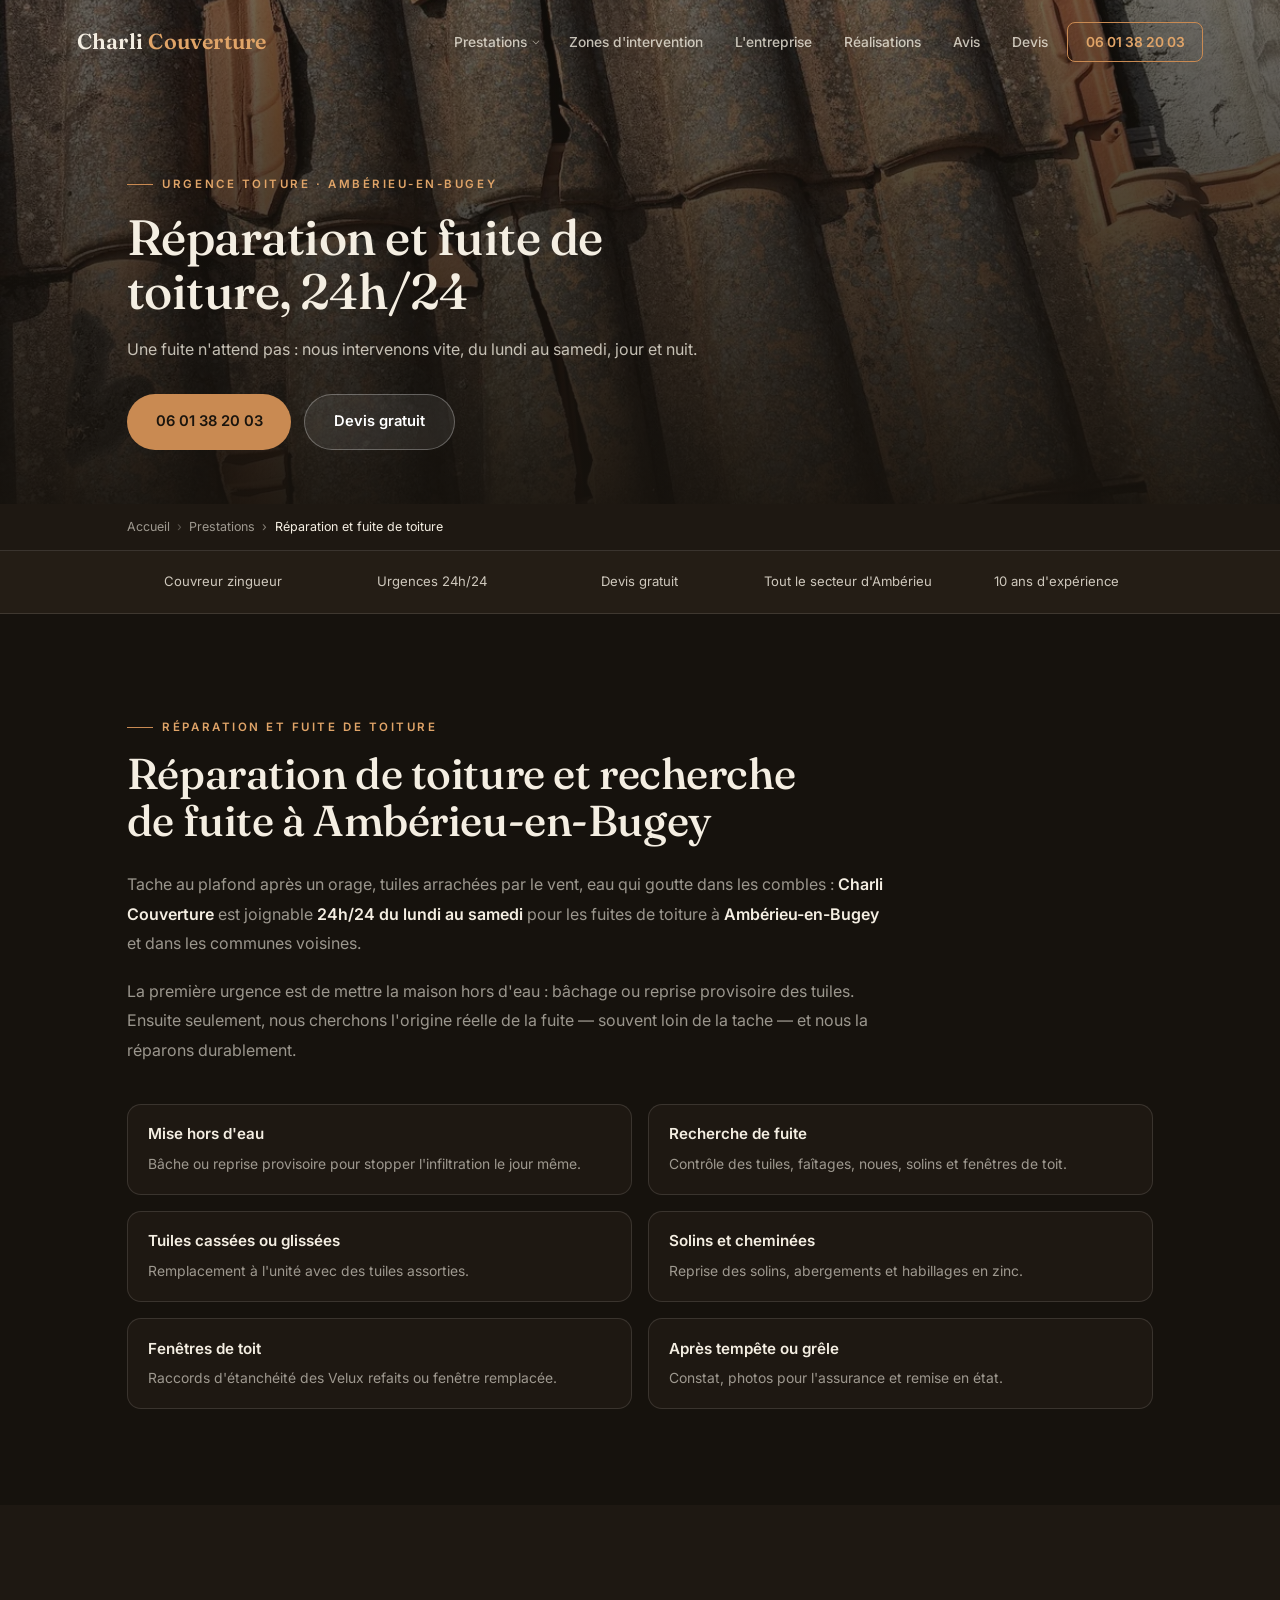
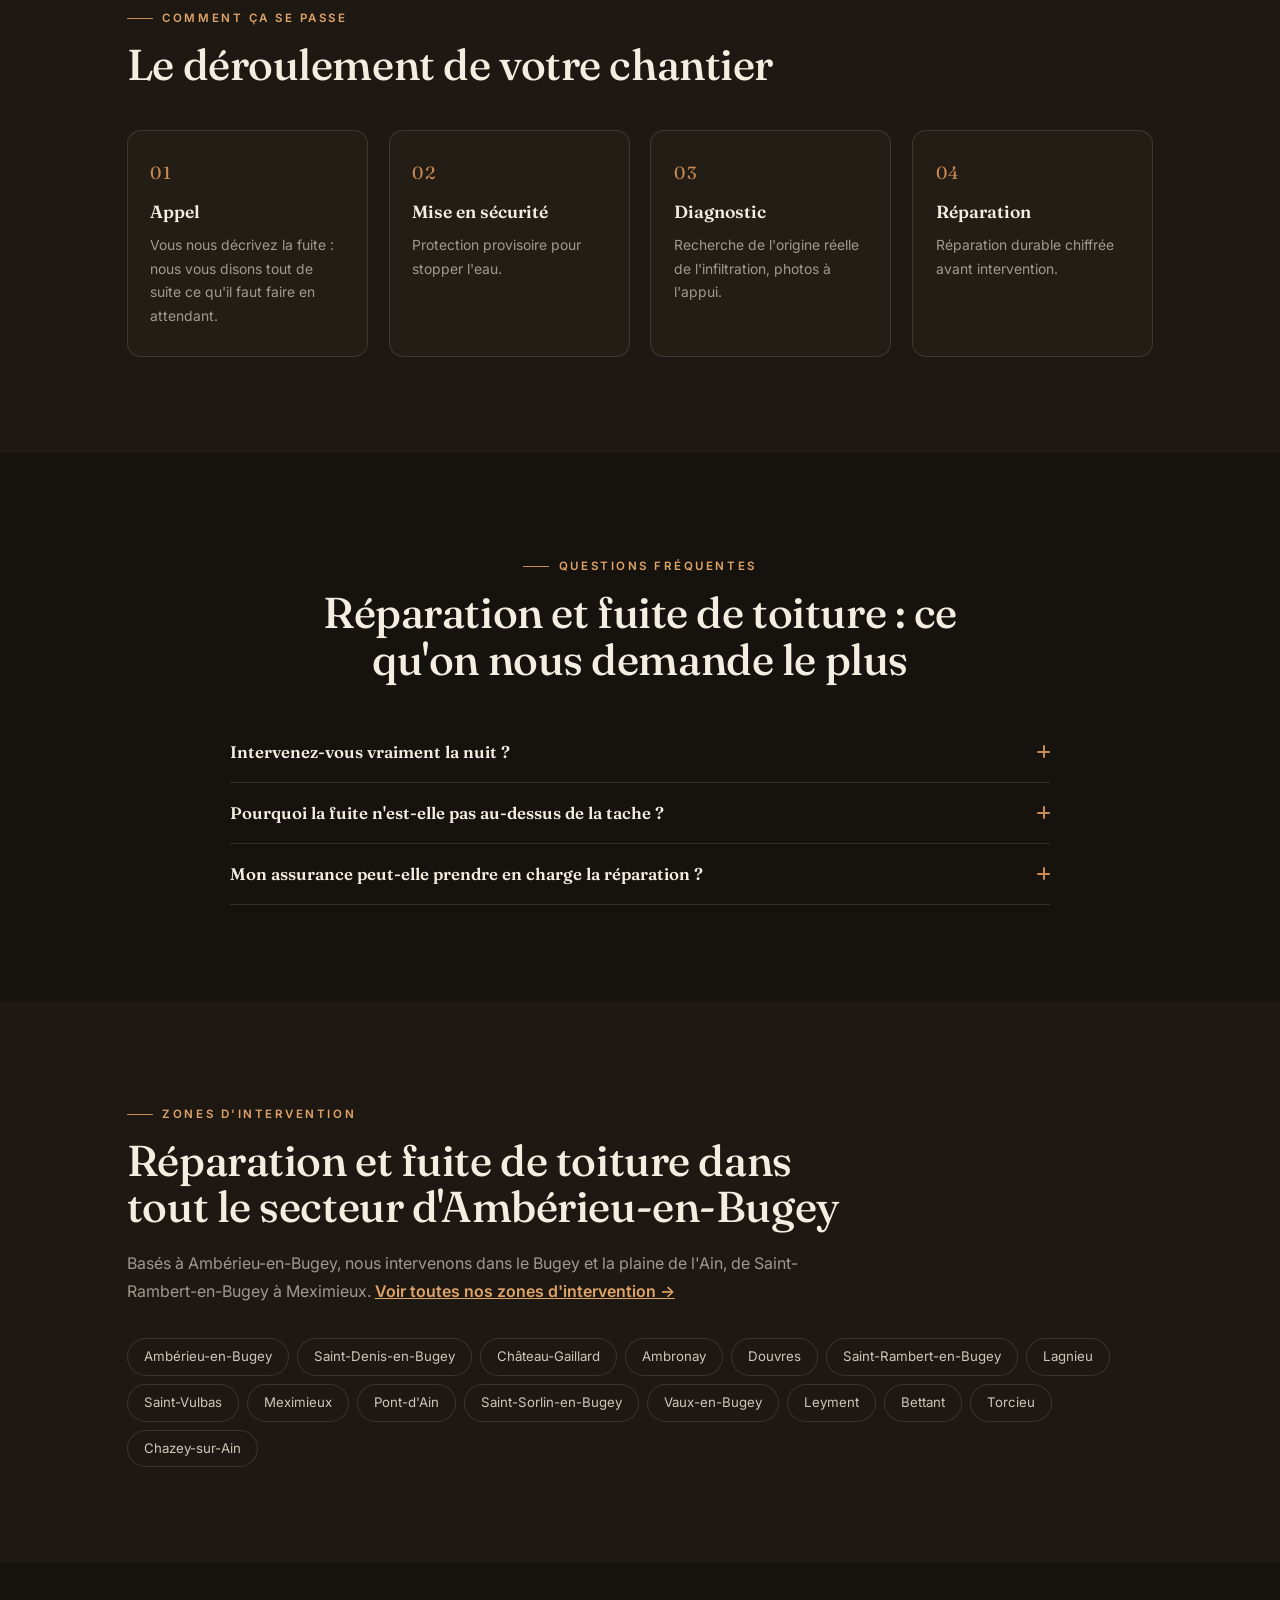
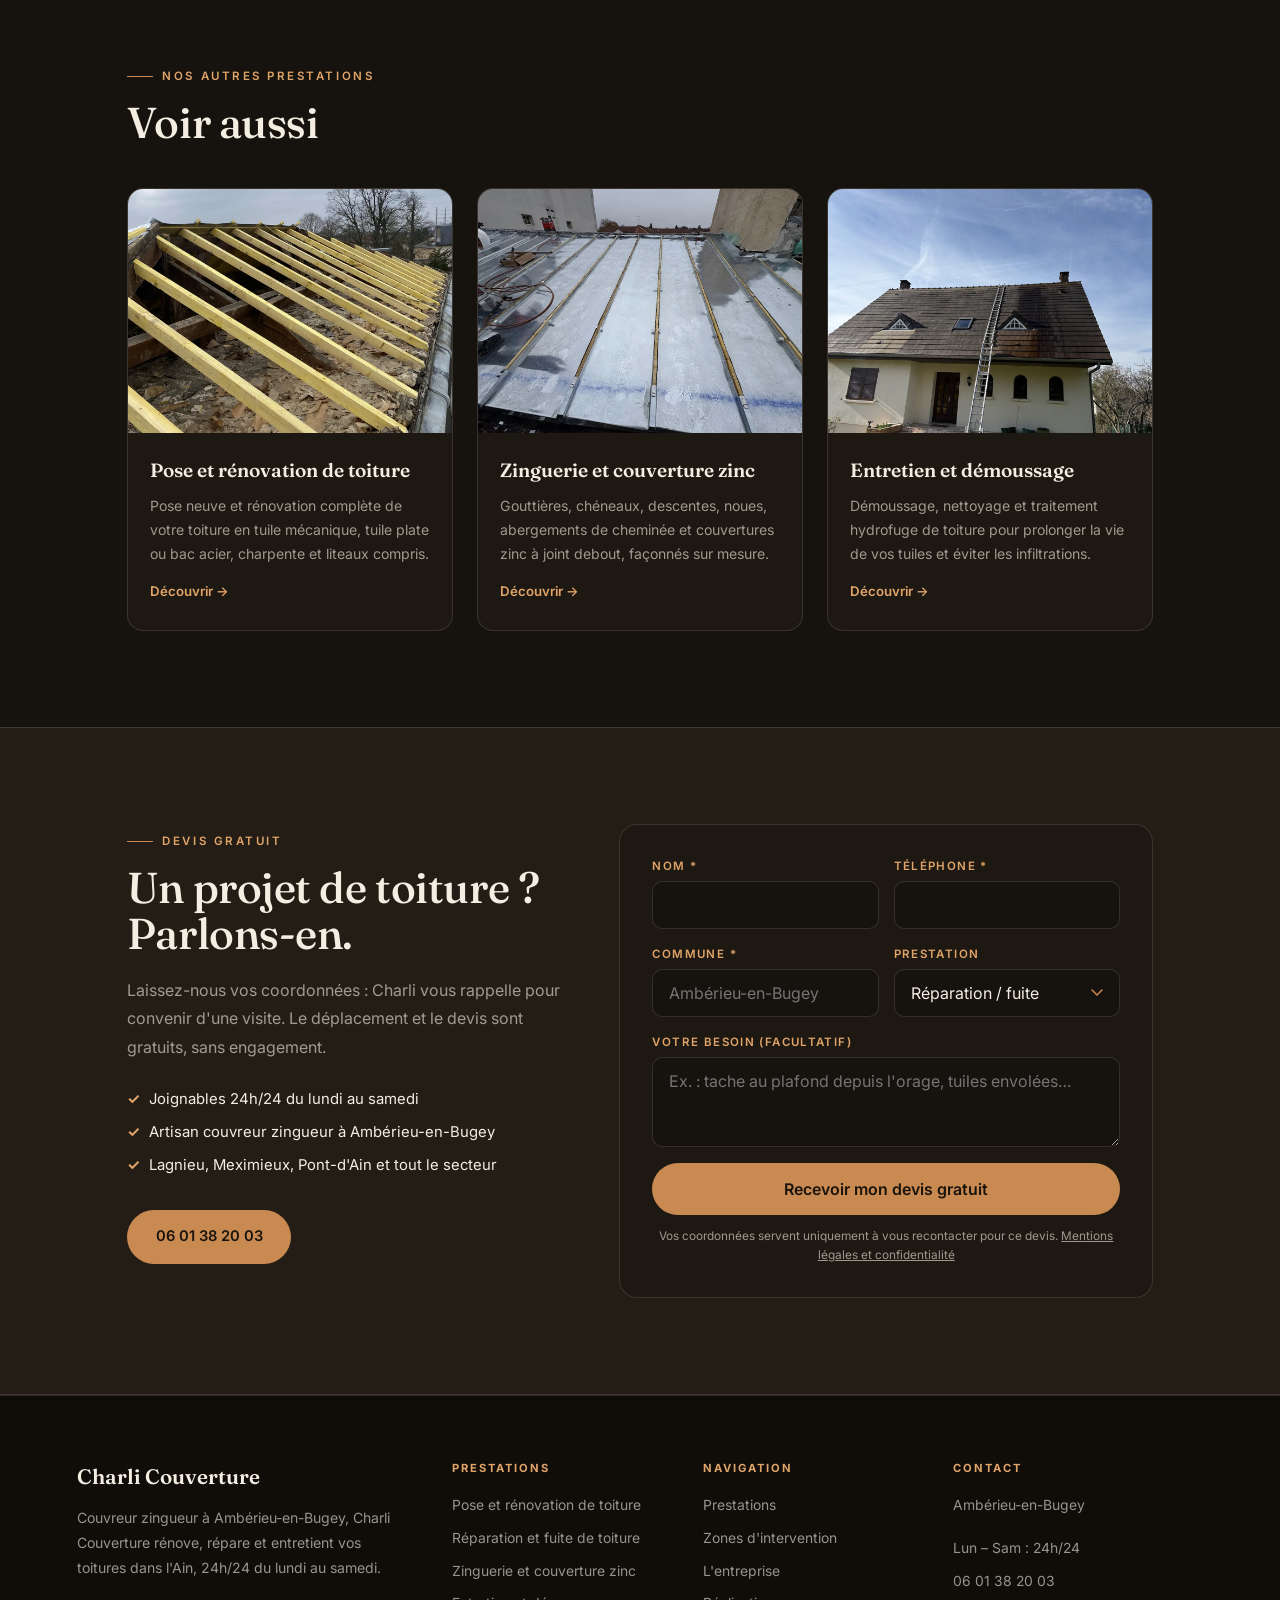
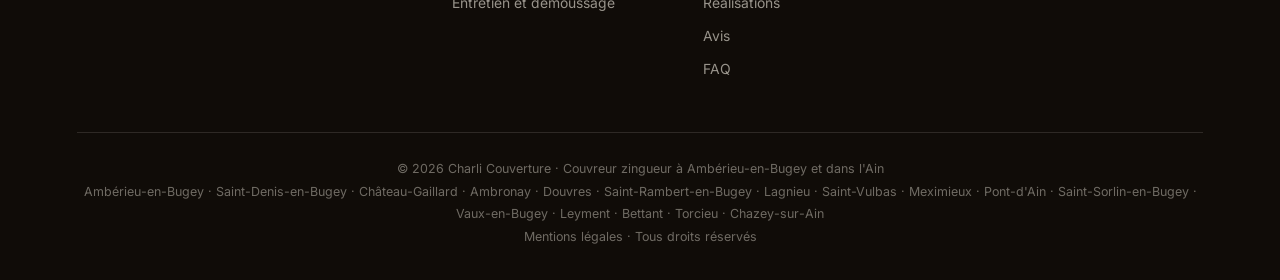
<file: reparation-fuite-toiture.html>
<!DOCTYPE html>
<html lang="fr">
<head>
  <meta charset="UTF-8" />
  <meta name="viewport" content="width=device-width, initial-scale=1.0" />
  <title>Fuite de toiture à Ambérieu-en-Bugey (01) — réparation 24h/24 | Charli Couverture</title>
  <meta name="description" content="Fuite de toiture à Ambérieu-en-Bugey et dans l&#x27;Ain : recherche de fuite, mise hors d&#x27;eau et réparation, 24h/24 du lundi au samedi. Appelez le 06 01 38 20 03."/>
  <meta name="author" content="Charli Couverture"/>
  <meta name="robots" content="index, follow, max-image-preview:large, max-snippet:-1, max-video-preview:-1"/>
  <link rel="canonical" href="https://charli-couverture.pages.dev/reparation-fuite-toiture"/>
  <meta name="geo.region" content="FR-01"/>
  <meta name="geo.placename" content="Ambérieu-en-Bugey"/>
  <meta name="geo.position" content="45.9575;5.3706"/>
  <meta name="ICBM" content="45.9575, 5.3706"/>
  <meta property="og:type" content="website"/>
  <meta property="og:locale" content="fr_FR"/>
  <meta property="og:site_name" content="Charli Couverture"/>
  <meta property="og:url" content="https://charli-couverture.pages.dev/reparation-fuite-toiture"/>
  <meta property="og:title" content="Fuite de toiture à Ambérieu-en-Bugey (01) — réparation 24h/24 | Charli Couverture"/>
  <meta property="og:description" content="Fuite de toiture à Ambérieu-en-Bugey et dans l&#x27;Ain : recherche de fuite, mise hors d&#x27;eau et réparation, 24h/24 du lundi au samedi. Appelez le 06 01 38 20 03."/>
  <meta property="og:image" content="https://charli-couverture.pages.dev/images/og-image.jpg?v=1"/>
  <meta name="twitter:card" content="summary_large_image"/>
  <meta name="twitter:image" content="https://charli-couverture.pages.dev/images/og-image.jpg?v=1"/>
<link rel="icon" href="favicon.svg" type="image/svg+xml" />
  <link rel="preconnect" href="https://fonts.googleapis.com">
  <link rel="preconnect" href="https://fonts.gstatic.com" crossorigin>
  <link href="https://fonts.googleapis.com/css2?family=Fraunces:opsz,wght@9..144,400;9..144,500;9..144,600;9..144,700&family=Inter:wght@400;500;600;700&display=swap" rel="stylesheet">
  <link rel="stylesheet" href="assets/pages.css?v=2" />
  <script defer src="assets/pages.js?v=2"></script>
  <link rel="stylesheet" href="assets/conversion.css?v=2" />
  <script defer src="assets/conversion.js?v=2"></script>

  <script type="application/ld+json">
{
  "@context": "https://schema.org",
  "@type": "Service",
  "serviceType": "Réparation et fuite de toiture",
  "name": "Réparation et fuite de toiture — Charli Couverture",
  "description": "Fuite de toiture à Ambérieu-en-Bugey et dans l'Ain : recherche de fuite, mise hors d'eau et réparation, 24h/24 du lundi au samedi. Appelez le 06 01 38 20 03.",
  "url": "https://charli-couverture.pages.dev/reparation-fuite-toiture",
  "provider": {
    "@type": "RoofingContractor",
    "@id": "https://charli-couverture.pages.dev/#business",
    "name": "Charli Couverture",
    "telephone": "+33601382003"
  },
  "areaServed": [
    {
      "@type": "City",
      "name": "Ambérieu-en-Bugey"
    },
    {
      "@type": "City",
      "name": "Saint-Denis-en-Bugey"
    },
    {
      "@type": "City",
      "name": "Château-Gaillard"
    },
    {
      "@type": "City",
      "name": "Ambronay"
    },
    {
      "@type": "City",
      "name": "Douvres"
    },
    {
      "@type": "City",
      "name": "Saint-Rambert-en-Bugey"
    },
    {
      "@type": "City",
      "name": "Lagnieu"
    },
    {
      "@type": "City",
      "name": "Saint-Vulbas"
    },
    {
      "@type": "City",
      "name": "Meximieux"
    },
    {
      "@type": "City",
      "name": "Pont-d'Ain"
    },
    {
      "@type": "City",
      "name": "Saint-Sorlin-en-Bugey"
    },
    {
      "@type": "City",
      "name": "Vaux-en-Bugey"
    },
    {
      "@type": "City",
      "name": "Leyment"
    },
    {
      "@type": "City",
      "name": "Bettant"
    },
    {
      "@type": "City",
      "name": "Torcieu"
    },
    {
      "@type": "City",
      "name": "Chazey-sur-Ain"
    }
  ]
}
  </script>
  <script type="application/ld+json">
{
  "@context": "https://schema.org",
  "@type": "FAQPage",
  "mainEntity": [
    {
      "@type": "Question",
      "name": "Intervenez-vous vraiment la nuit ?",
      "acceptedAnswer": {
        "@type": "Answer",
        "text": "Oui, du lundi au samedi, 24h/24. Pour une fuite active, appelez le 06 01 38 20 03 : nous posons d'abord une protection provisoire, puis nous chiffrons la réparation définitive."
      }
    },
    {
      "@type": "Question",
      "name": "Pourquoi la fuite n'est-elle pas au-dessus de la tache ?",
      "acceptedAnswer": {
        "@type": "Answer",
        "text": "L'eau suit les chevrons et l'écran sous-toiture avant de tomber : la tache apparaît souvent à un mètre ou deux de la vraie entrée d'eau. C'est pour ça que nous inspectons toute la zone, pas seulement l'endroit mouillé."
      }
    },
    {
      "@type": "Question",
      "name": "Mon assurance peut-elle prendre en charge la réparation ?",
      "acceptedAnswer": {
        "@type": "Answer",
        "text": "Après une tempête ou un épisode de grêle, souvent oui. Nous vous fournissons les photos et un devis détaillé à transmettre à votre assureur."
      }
    }
  ]
}
  </script>
  <script type="application/ld+json">
{
  "@context": "https://schema.org",
  "@type": "BreadcrumbList",
  "itemListElement": [
    {
      "@type": "ListItem",
      "position": 1,
      "name": "Accueil",
      "item": "https://charli-couverture.pages.dev/"
    },
    {
      "@type": "ListItem",
      "position": 2,
      "name": "Réparation et fuite de toiture",
      "item": "https://charli-couverture.pages.dev/reparation-fuite-toiture"
    }
  ]
}
  </script>
</head>
<body>
<nav id="nav"> <a href="index.html" class="logo brand-name">Charli <span>Couverture</span></a> <ul class="nav-links" id="navLinks"> <li class="has-sub"><a href="index.html#services">Prestations</a> <ul class="sub-links"><li><a href="pose-renovation-toiture.html">Pose et rénovation de toiture</a></li><li><a href="reparation-fuite-toiture.html" aria-current="page">Réparation et fuite de toiture</a></li><li><a href="zinguerie.html">Zinguerie et couverture zinc</a></li><li><a href="entretien-demoussage.html">Entretien et démoussage</a></li></ul> </li> <li><a href="zones-intervention.html">Zones d'intervention</a></li> <li><a href="index.html#apropos">L'entreprise</a></li> <li><a href="index.html#galerie">Réalisations</a></li> <li><a href="index.html#avis">Avis</a></li> <li><a href="#lead">Devis</a></li> <li><a href="tel:+33601382003" class="nav-phone phone-link"><span class="phone-text">06 01 38 20 03</span></a></li> </ul> <button class="burger" id="burger" aria-label="Menu"><span></span><span></span><span></span></button> </nav> <header class="page-hero" style="background-image:url('images/service2.webp')"> <div class="wrap"> <span class="eyebrow">Urgence toiture · Ambérieu-en-Bugey</span> <h1>Réparation et fuite de toiture, 24h/24</h1> <p>Une fuite n&#x27;attend pas : nous intervenons vite, du lundi au samedi, jour et nuit.</p> <div class="hero-btns"> <a href="tel:+33601382003" class="btn btn-primary phone-link"><span class="phone-text">06 01 38 20 03</span></a> <a href="#lead" class="btn btn-ghost">Devis gratuit</a> </div> </div> </header> <nav class="breadcrumb" aria-label="Fil d'Ariane"> <div class="wrap"><ol> <li><a href="index.html">Accueil</a></li> <li><a href="index.html#services">Prestations</a></li> <li aria-current="page">Réparation et fuite de toiture</li> </ol></div> </nav> <div class="reassur"><div class="wrap"><div><span>Couvreur zingueur</span></div><div><span>Urgences 24h/24</span></div><div><span>Devis gratuit</span></div><div><span>Tout le secteur d'Ambérieu</span></div><div><span>10 ans d'expérience</span></div></div></div> <section> <div class="wrap"> <div class="sec-head"> <span class="eyebrow">Réparation et fuite de toiture</span> <h2 class="h-title">Réparation de toiture et recherche de fuite à Ambérieu-en-Bugey</h2> </div> <div class="prose"><p>Tache au plafond après un orage, tuiles arrachées par le vent, eau qui goutte dans les combles : <strong>Charli Couverture</strong> est joignable <strong>24h/24 du lundi au samedi</strong> pour les fuites de toiture à <strong>Ambérieu-en-Bugey</strong> et dans les communes voisines.</p><p>La première urgence est de mettre la maison hors d'eau : bâchage ou reprise provisoire des tuiles. Ensuite seulement, nous cherchons l'origine réelle de la fuite — souvent loin de la tache — et nous la réparons durablement.</p></div> <div class="check-grid"><div class="check"><div><b>Mise hors d&#x27;eau</b><span>Bâche ou reprise provisoire pour stopper l&#x27;infiltration le jour même.</span></div></div><div class="check"><div><b>Recherche de fuite</b><span>Contrôle des tuiles, faîtages, noues, solins et fenêtres de toit.</span></div></div><div class="check"><div><b>Tuiles cassées ou glissées</b><span>Remplacement à l&#x27;unité avec des tuiles assorties.</span></div></div><div class="check"><div><b>Solins et cheminées</b><span>Reprise des solins, abergements et habillages en zinc.</span></div></div><div class="check"><div><b>Fenêtres de toit</b><span>Raccords d&#x27;étanchéité des Velux refaits ou fenêtre remplacée.</span></div></div><div class="check"><div><b>Après tempête ou grêle</b><span>Constat, photos pour l&#x27;assurance et remise en état.</span></div></div></div> </div> </section> <section class="alt"> <div class="wrap"> <div class="sec-head"> <span class="eyebrow">Comment ça se passe</span> <h2 class="h-title">Le déroulement de votre chantier</h2> </div> <div class="steps"><div class="step fade"><span class="step-no">01</span><h3>Appel</h3><p>Vous nous décrivez la fuite : nous vous disons tout de suite ce qu&#x27;il faut faire en attendant.</p></div><div class="step fade"><span class="step-no">02</span><h3>Mise en sécurité</h3><p>Protection provisoire pour stopper l&#x27;eau.</p></div><div class="step fade"><span class="step-no">03</span><h3>Diagnostic</h3><p>Recherche de l&#x27;origine réelle de l&#x27;infiltration, photos à l&#x27;appui.</p></div><div class="step fade"><span class="step-no">04</span><h3>Réparation</h3><p>Réparation durable chiffrée avant intervention.</p></div></div> </div> </section> <section> <div class="wrap"> <div class="sec-head center"> <span class="eyebrow">Questions fréquentes</span> <h2 class="h-title">Réparation et fuite de toiture : ce qu'on nous demande le plus</h2> </div> <ul class="faq-list"><li class="faq-item"><button class="faq-q" type="button">Intervenez-vous vraiment la nuit ?<span class="ic"></span></button><div class="faq-a"><p>Oui, du lundi au samedi, 24h/24. Pour une fuite active, appelez le 06 01 38 20 03 : nous posons d&#x27;abord une protection provisoire, puis nous chiffrons la réparation définitive.</p></div></li><li class="faq-item"><button class="faq-q" type="button">Pourquoi la fuite n&#x27;est-elle pas au-dessus de la tache ?<span class="ic"></span></button><div class="faq-a"><p>L&#x27;eau suit les chevrons et l&#x27;écran sous-toiture avant de tomber : la tache apparaît souvent à un mètre ou deux de la vraie entrée d&#x27;eau. C&#x27;est pour ça que nous inspectons toute la zone, pas seulement l&#x27;endroit mouillé.</p></div></li><li class="faq-item"><button class="faq-q" type="button">Mon assurance peut-elle prendre en charge la réparation ?<span class="ic"></span></button><div class="faq-a"><p>Après une tempête ou un épisode de grêle, souvent oui. Nous vous fournissons les photos et un devis détaillé à transmettre à votre assureur.</p></div></li></ul> </div> </section> <section class="alt"> <div class="wrap"> <div class="sec-head"> <span class="eyebrow">Zones d'intervention</span> <h2 class="h-title">Réparation et fuite de toiture dans tout le secteur d'Ambérieu-en-Bugey</h2> <p class="lead" style="margin-top:1.1rem">Basés à Ambérieu-en-Bugey, nous intervenons dans le Bugey et la plaine de l'Ain, de Saint-Rambert-en-Bugey à Meximieux. <a href="zones-intervention.html" style="color:var(--accent2);font-weight:600">Voir toutes nos zones d'intervention →</a></p> </div> <div class="villes"><a class="ville-chip" href="zones-intervention.html#amberieu-en-bugey">Ambérieu-en-Bugey</a><a class="ville-chip" href="zones-intervention.html#saint-denis-en-bugey">Saint-Denis-en-Bugey</a><a class="ville-chip" href="zones-intervention.html#chateau-gaillard">Château-Gaillard</a><a class="ville-chip" href="zones-intervention.html#ambronay">Ambronay</a><a class="ville-chip" href="zones-intervention.html#douvres">Douvres</a><a class="ville-chip" href="zones-intervention.html#saint-rambert-en-bugey">Saint-Rambert-en-Bugey</a><a class="ville-chip" href="zones-intervention.html#lagnieu">Lagnieu</a><a class="ville-chip" href="zones-intervention.html#saint-vulbas">Saint-Vulbas</a><a class="ville-chip" href="zones-intervention.html#meximieux">Meximieux</a><a class="ville-chip" href="zones-intervention.html#pont-d-ain">Pont-d&#x27;Ain</a><a class="ville-chip" href="zones-intervention.html#saint-sorlin-en-bugey">Saint-Sorlin-en-Bugey</a><a class="ville-chip" href="zones-intervention.html#vaux-en-bugey">Vaux-en-Bugey</a><a class="ville-chip" href="zones-intervention.html#leyment">Leyment</a><a class="ville-chip" href="zones-intervention.html#bettant">Bettant</a><a class="ville-chip" href="zones-intervention.html#torcieu">Torcieu</a><a class="ville-chip" href="zones-intervention.html#chazey-sur-ain">Chazey-sur-Ain</a></div> </div> </section> <section> <div class="wrap"> <div class="sec-head"> <span class="eyebrow">Nos autres prestations</span> <h2 class="h-title">Voir aussi</h2> </div> <div class="cards"><a class="card fade" href="pose-renovation-toiture.html"> <div class="card-img"><img src="images/service1.webp" alt="Pose et rénovation de toiture à Ambérieu-en-Bugey" loading="lazy" /></div> <div class="card-txt"><h3>Pose et rénovation de toiture</h3><p>Pose neuve et rénovation complète de votre toiture en tuile mécanique, tuile plate ou bac acier, charpente et liteaux compris.</p> <span class="card-more">Découvrir →</span></div></a><a class="card fade" href="zinguerie.html"> <div class="card-img"><img src="images/service3.webp" alt="Zinguerie et couverture zinc à Ambérieu-en-Bugey" loading="lazy" /></div> <div class="card-txt"><h3>Zinguerie et couverture zinc</h3><p>Gouttières, chéneaux, descentes, noues, abergements de cheminée et couvertures zinc à joint debout, façonnés sur mesure.</p> <span class="card-more">Découvrir →</span></div></a><a class="card fade" href="entretien-demoussage.html"> <div class="card-img"><img src="images/service4.webp" alt="Entretien et démoussage à Ambérieu-en-Bugey" loading="lazy" /></div> <div class="card-txt"><h3>Entretien et démoussage</h3><p>Démoussage, nettoyage et traitement hydrofuge de toiture pour prolonger la vie de vos tuiles et éviter les infiltrations.</p> <span class="card-more">Découvrir →</span></div></a></div> </div> </section> <section class="lead-sec" id="lead"> <div class="wrap lead-grid"> <div class="lead-intro"> <span class="eyebrow">Devis gratuit</span> <h2 class="h-title">Un projet de toiture ? Parlons-en.</h2> <p>Laissez-nous vos coordonnées : Charli vous rappelle pour convenir d'une visite. Le déplacement et le devis sont gratuits, sans engagement.</p> <ul><li>Joignables 24h/24 du lundi au samedi</li><li>Artisan couvreur zingueur à Ambérieu-en-Bugey</li><li>Lagnieu, Meximieux, Pont-d'Ain et tout le secteur</li></ul> <a href="tel:+33601382003" class="btn btn-primary phone-link"><span class="phone-text">06 01 38 20 03</span></a> </div> <form class="lead-form"> <input type="hidden" name="subject" value="Demande de devis — Charli Couverture" /> <input type="hidden" name="from_name" value="Site Charli Couverture" /> <input type="checkbox" name="botcheck" style="display:none" /> <div class="lf-row"> <div class="lf-group"><label for="lf-nom">Nom *</label><input id="lf-nom" name="nom" autocomplete="name" required /></div> <div class="lf-group"><label for="lf-tel">Téléphone *</label><input id="lf-tel" name="telephone" type="tel" inputmode="tel" autocomplete="tel" required /></div> </div> <div class="lf-row"> <div class="lf-group"><label for="lf-ville">Commune *</label><input id="lf-ville" name="commune" autocomplete="address-level2" placeholder="Ambérieu-en-Bugey" required /></div> <div class="lf-group"><label for="lf-type">Prestation</label><select id="lf-type" name="type_prestation"><option>Pose / rénovation de toiture</option><option selected>Réparation / fuite</option><option>Zinguerie / gouttières</option><option>Entretien / démoussage</option><option>Autre</option></select></div> </div> <div class="lf-group"><label for="lf-msg">Votre besoin (facultatif)</label><textarea id="lf-msg" name="message" placeholder="Ex. : tache au plafond depuis l&#x27;orage, tuiles envolées…"></textarea></div> <button type="submit" class="btn btn-primary">Recevoir mon devis gratuit</button> <p class="lf-mention">Vos coordonnées servent uniquement à vous recontacter pour ce devis. <a href="mentions-legales.html">Mentions légales et confidentialité</a></p> </form> </div> </section> <footer> <div class="footer-grid"> <div><span class="footer-brand" id="footerBrand">Charli Couverture</span><p class="footer-desc" id="footerDesc">Couvreur zingueur à Ambérieu-en-Bugey, Charli Couverture rénove, répare et entretient vos toitures dans l&#x27;Ain, 24h/24 du lundi au samedi.</p></div> <div class="footer-col"> <h4>Prestations</h4> <a href="pose-renovation-toiture.html">Pose et rénovation de toiture</a><a href="reparation-fuite-toiture.html">Réparation et fuite de toiture</a><a href="zinguerie.html">Zinguerie et couverture zinc</a><a href="entretien-demoussage.html">Entretien et démoussage</a> </div> <div class="footer-col"> <h4>Navigation</h4> <a href="index.html#services">Prestations</a><a href="zones-intervention.html">Zones d'intervention</a><a href="index.html#apropos">L'entreprise</a><a href="index.html#galerie">Réalisations</a><a href="index.html#avis">Avis</a><a href="index.html#faq">FAQ</a> </div> <div class="footer-col"> <h4>Contact</h4> <span><span id="footerVille">Ambérieu-en-Bugey</span></span> <span>Lun – Sam : 24h/24</span> <a href="tel:+33601382003" class="phone-link"><span id="footerTel">06 01 38 20 03</span></a> </div> </div> <div class="footer-bottom">© <span id="footerAnnee">2026</span> <span id="footerNom">Charli Couverture</span> · Couvreur zingueur à Ambérieu-en-Bugey et dans l'Ain<br>Ambérieu-en-Bugey · Saint-Denis-en-Bugey · Château-Gaillard · Ambronay · Douvres · Saint-Rambert-en-Bugey · Lagnieu · Saint-Vulbas · Meximieux · Pont-d'Ain · Saint-Sorlin-en-Bugey · Vaux-en-Bugey · Leyment · Bettant · Torcieu · Chazey-sur-Ain<br><a href="mentions-legales.html" style="color:inherit">Mentions légales</a> · Tous droits réservés</div> </footer>
</body>
</html>
</file>
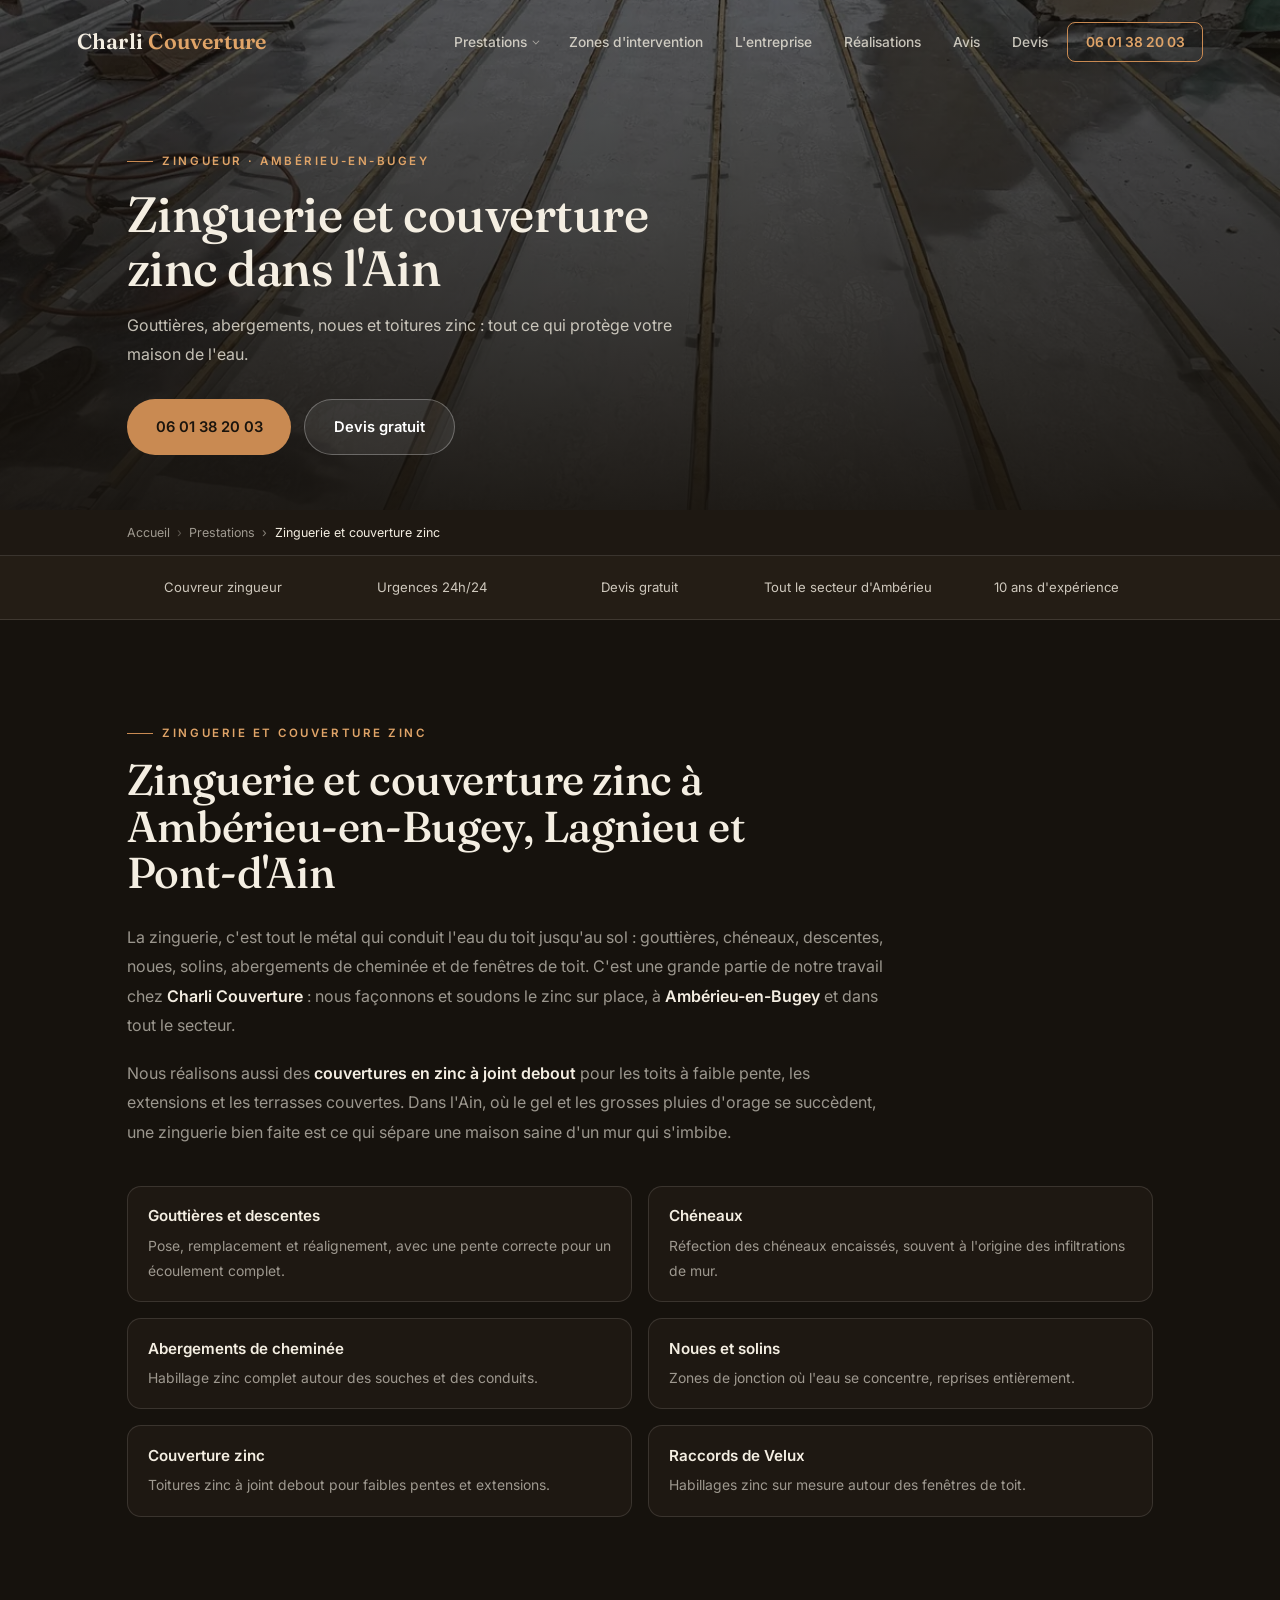
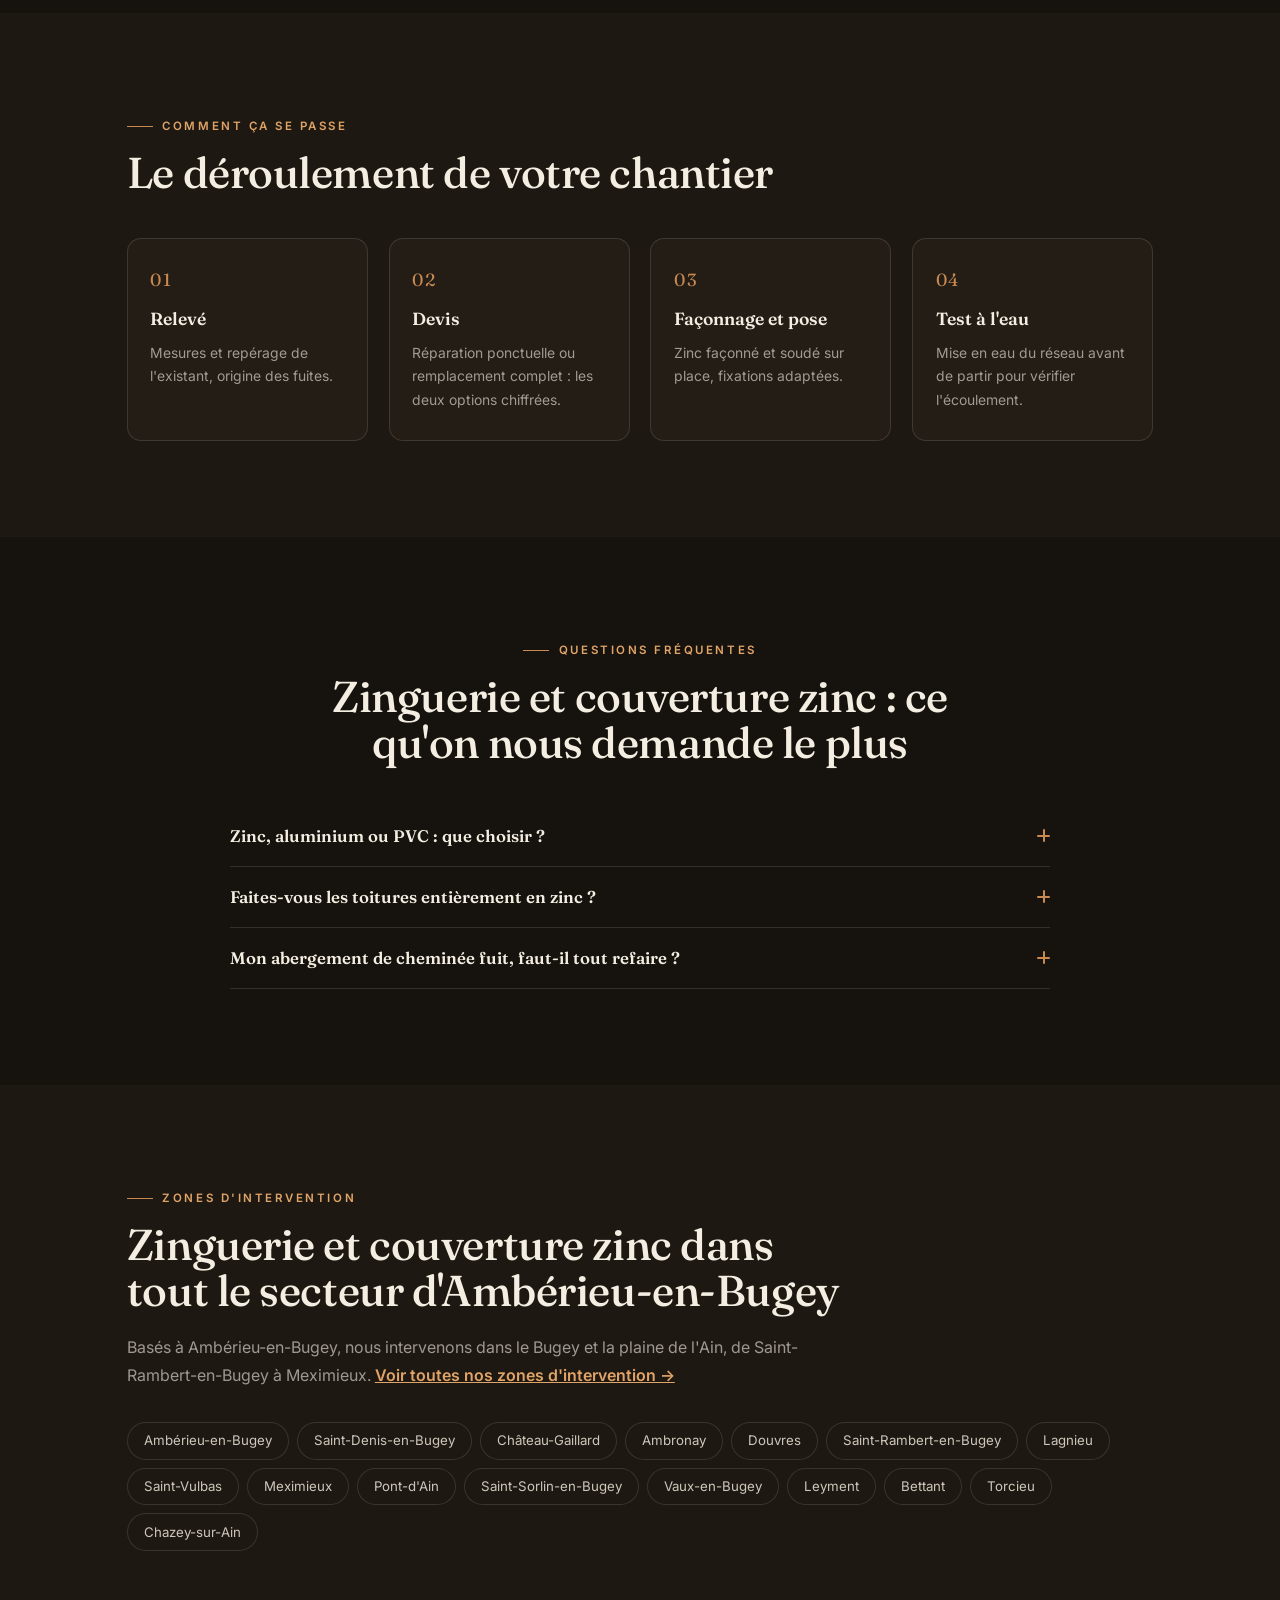
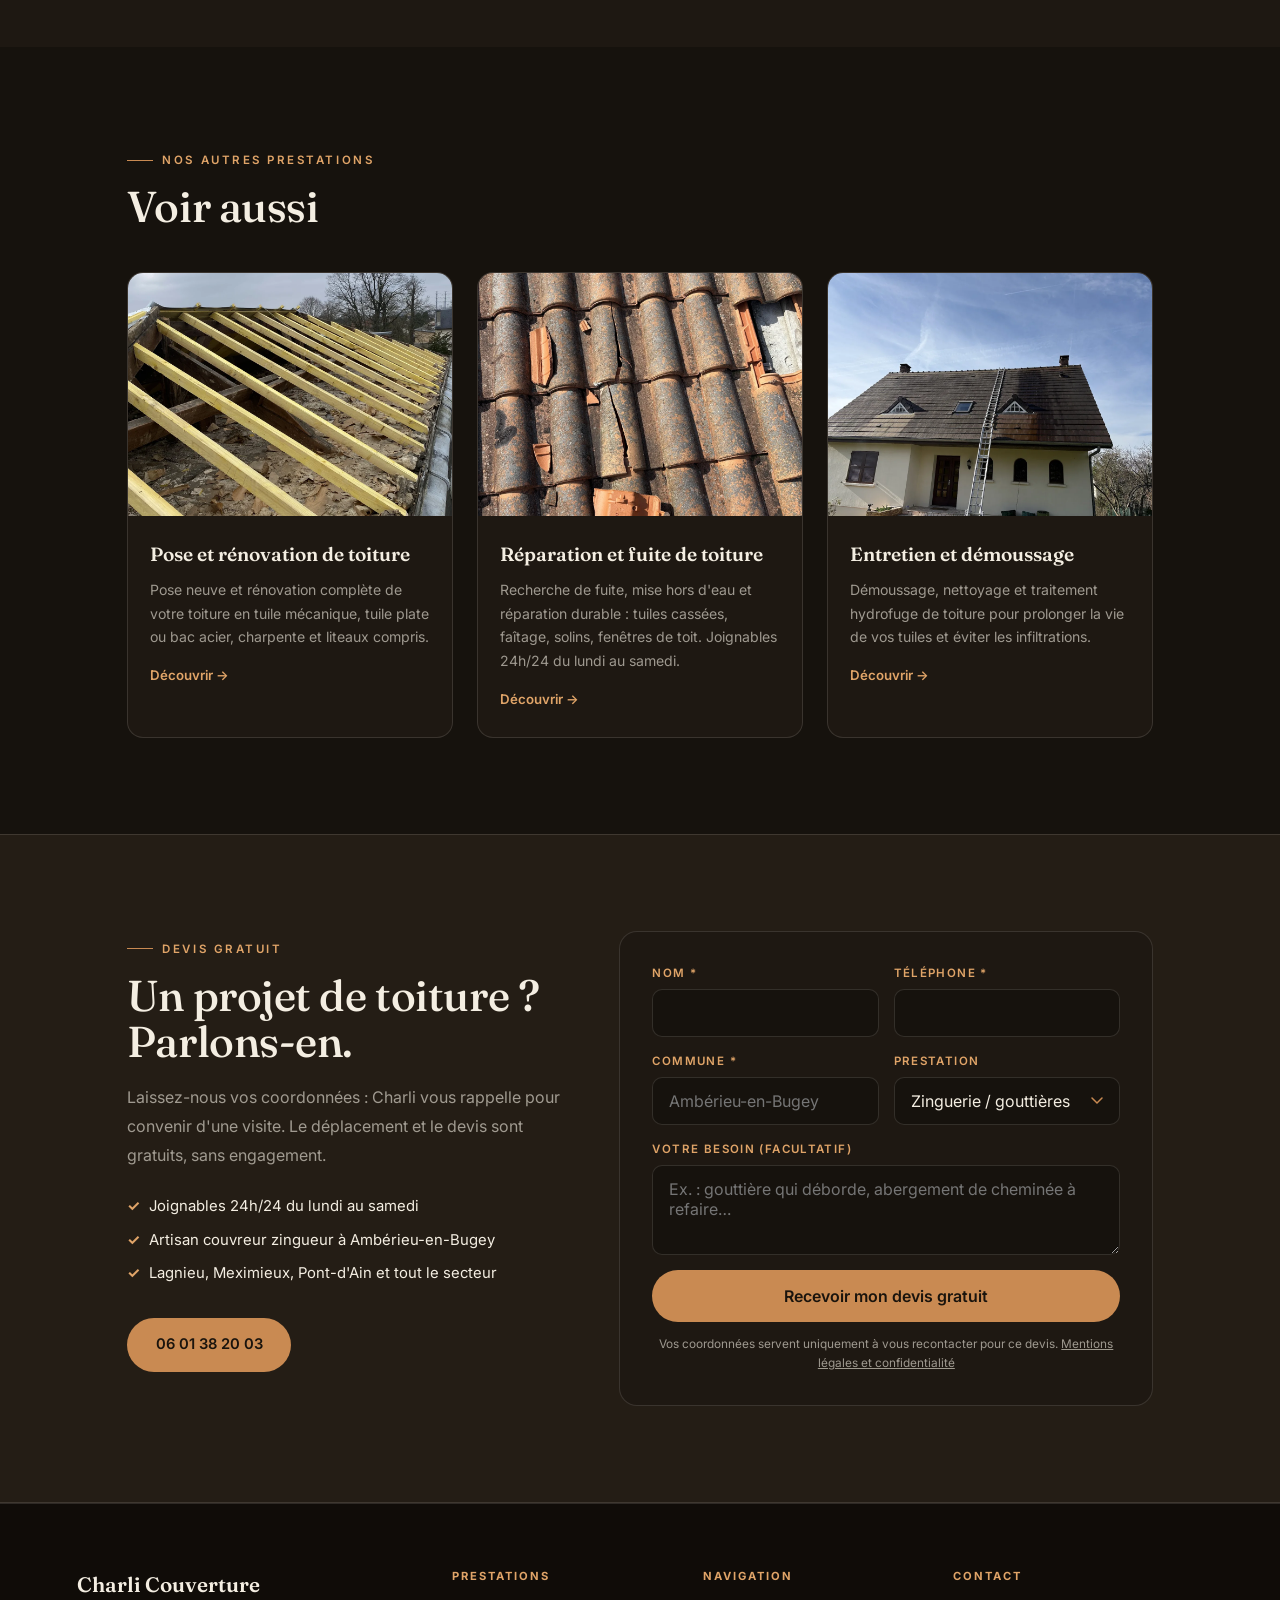
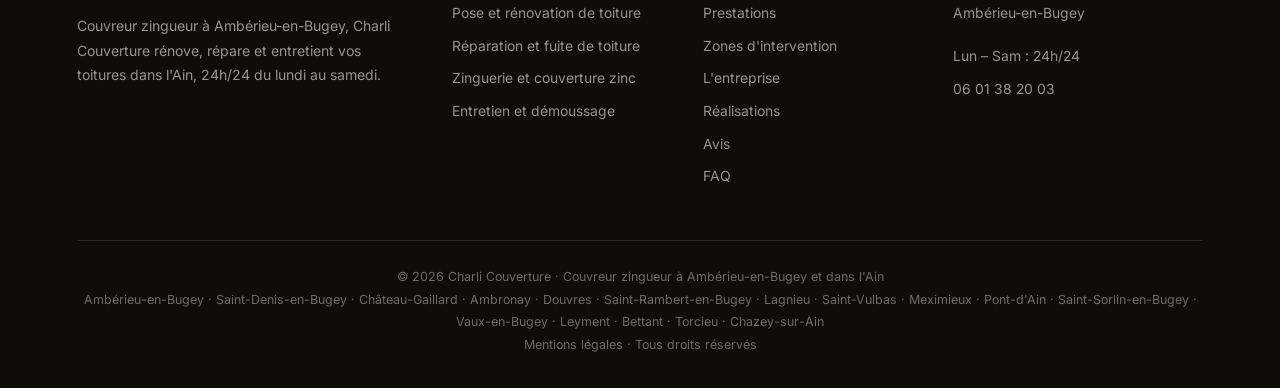
<file: zinguerie.html>
<!DOCTYPE html>
<html lang="fr">
<head>
  <meta charset="UTF-8" />
  <meta name="viewport" content="width=device-width, initial-scale=1.0" />
  <title>Zinguerie à Ambérieu-en-Bugey (01) — gouttières, abergements, zinc | Charli Couverture</title>
  <meta name="description" content="Zinguerie à Ambérieu-en-Bugey et dans l&#x27;Ain : gouttières, chéneaux, descentes, noues, abergements de cheminée et couvertures zinc à joint debout. Devis gratuit au 06 01 38 20 03."/>
  <meta name="author" content="Charli Couverture"/>
  <meta name="robots" content="index, follow, max-image-preview:large, max-snippet:-1, max-video-preview:-1"/>
  <link rel="canonical" href="https://charli-couverture.pages.dev/zinguerie"/>
  <meta name="geo.region" content="FR-01"/>
  <meta name="geo.placename" content="Ambérieu-en-Bugey"/>
  <meta name="geo.position" content="45.9575;5.3706"/>
  <meta name="ICBM" content="45.9575, 5.3706"/>
  <meta property="og:type" content="website"/>
  <meta property="og:locale" content="fr_FR"/>
  <meta property="og:site_name" content="Charli Couverture"/>
  <meta property="og:url" content="https://charli-couverture.pages.dev/zinguerie"/>
  <meta property="og:title" content="Zinguerie à Ambérieu-en-Bugey (01) — gouttières, abergements, zinc | Charli Couverture"/>
  <meta property="og:description" content="Zinguerie à Ambérieu-en-Bugey et dans l&#x27;Ain : gouttières, chéneaux, descentes, noues, abergements de cheminée et couvertures zinc à joint debout. Devis gratuit au 06 01 38 20 03."/>
  <meta property="og:image" content="https://charli-couverture.pages.dev/images/og-image.jpg?v=1"/>
  <meta name="twitter:card" content="summary_large_image"/>
  <meta name="twitter:image" content="https://charli-couverture.pages.dev/images/og-image.jpg?v=1"/>
<link rel="icon" href="favicon.svg" type="image/svg+xml" />
  <link rel="preconnect" href="https://fonts.googleapis.com">
  <link rel="preconnect" href="https://fonts.gstatic.com" crossorigin>
  <link href="https://fonts.googleapis.com/css2?family=Fraunces:opsz,wght@9..144,400;9..144,500;9..144,600;9..144,700&family=Inter:wght@400;500;600;700&display=swap" rel="stylesheet">
  <link rel="stylesheet" href="assets/pages.css?v=2" />
  <script defer src="assets/pages.js?v=2"></script>
  <link rel="stylesheet" href="assets/conversion.css?v=2" />
  <script defer src="assets/conversion.js?v=2"></script>

  <script type="application/ld+json">
{
  "@context": "https://schema.org",
  "@type": "Service",
  "serviceType": "Zinguerie et couverture zinc",
  "name": "Zinguerie et couverture zinc — Charli Couverture",
  "description": "Zinguerie à Ambérieu-en-Bugey et dans l'Ain : gouttières, chéneaux, descentes, noues, abergements de cheminée et couvertures zinc à joint debout. Devis gratuit au 06 01 38 20 03.",
  "url": "https://charli-couverture.pages.dev/zinguerie",
  "provider": {
    "@type": "RoofingContractor",
    "@id": "https://charli-couverture.pages.dev/#business",
    "name": "Charli Couverture",
    "telephone": "+33601382003"
  },
  "areaServed": [
    {
      "@type": "City",
      "name": "Ambérieu-en-Bugey"
    },
    {
      "@type": "City",
      "name": "Saint-Denis-en-Bugey"
    },
    {
      "@type": "City",
      "name": "Château-Gaillard"
    },
    {
      "@type": "City",
      "name": "Ambronay"
    },
    {
      "@type": "City",
      "name": "Douvres"
    },
    {
      "@type": "City",
      "name": "Saint-Rambert-en-Bugey"
    },
    {
      "@type": "City",
      "name": "Lagnieu"
    },
    {
      "@type": "City",
      "name": "Saint-Vulbas"
    },
    {
      "@type": "City",
      "name": "Meximieux"
    },
    {
      "@type": "City",
      "name": "Pont-d'Ain"
    },
    {
      "@type": "City",
      "name": "Saint-Sorlin-en-Bugey"
    },
    {
      "@type": "City",
      "name": "Vaux-en-Bugey"
    },
    {
      "@type": "City",
      "name": "Leyment"
    },
    {
      "@type": "City",
      "name": "Bettant"
    },
    {
      "@type": "City",
      "name": "Torcieu"
    },
    {
      "@type": "City",
      "name": "Chazey-sur-Ain"
    }
  ]
}
  </script>
  <script type="application/ld+json">
{
  "@context": "https://schema.org",
  "@type": "FAQPage",
  "mainEntity": [
    {
      "@type": "Question",
      "name": "Zinc, aluminium ou PVC : que choisir ?",
      "acceptedAnswer": {
        "@type": "Answer",
        "text": "Le zinc reste la référence : il dure plusieurs décennies et supporte bien le gel. L'aluminium laqué offre beaucoup de teintes sans entretien. Le PVC est le moins cher mais vieillit moins bien au soleil et au froid."
      }
    },
    {
      "@type": "Question",
      "name": "Faites-vous les toitures entièrement en zinc ?",
      "acceptedAnswer": {
        "@type": "Answer",
        "text": "Oui, en zinc à joint debout, pour les toits à faible pente, les extensions, les vérandas et les terrasses couvertes."
      }
    },
    {
      "@type": "Question",
      "name": "Mon abergement de cheminée fuit, faut-il tout refaire ?",
      "acceptedAnswer": {
        "@type": "Answer",
        "text": "Souvent, un abergement qui fuit est trop ancien pour être réparé proprement. Nous le refaisons entièrement en zinc, en reprenant les tuiles autour."
      }
    }
  ]
}
  </script>
  <script type="application/ld+json">
{
  "@context": "https://schema.org",
  "@type": "BreadcrumbList",
  "itemListElement": [
    {
      "@type": "ListItem",
      "position": 1,
      "name": "Accueil",
      "item": "https://charli-couverture.pages.dev/"
    },
    {
      "@type": "ListItem",
      "position": 2,
      "name": "Zinguerie et couverture zinc",
      "item": "https://charli-couverture.pages.dev/zinguerie"
    }
  ]
}
  </script>
</head>
<body>
<nav id="nav"> <a href="index.html" class="logo brand-name">Charli <span>Couverture</span></a> <ul class="nav-links" id="navLinks"> <li class="has-sub"><a href="index.html#services">Prestations</a> <ul class="sub-links"><li><a href="pose-renovation-toiture.html">Pose et rénovation de toiture</a></li><li><a href="reparation-fuite-toiture.html">Réparation et fuite de toiture</a></li><li><a href="zinguerie.html" aria-current="page">Zinguerie et couverture zinc</a></li><li><a href="entretien-demoussage.html">Entretien et démoussage</a></li></ul> </li> <li><a href="zones-intervention.html">Zones d'intervention</a></li> <li><a href="index.html#apropos">L'entreprise</a></li> <li><a href="index.html#galerie">Réalisations</a></li> <li><a href="index.html#avis">Avis</a></li> <li><a href="#lead">Devis</a></li> <li><a href="tel:+33601382003" class="nav-phone phone-link"><span class="phone-text">06 01 38 20 03</span></a></li> </ul> <button class="burger" id="burger" aria-label="Menu"><span></span><span></span><span></span></button> </nav> <header class="page-hero" style="background-image:url('images/service3.webp')"> <div class="wrap"> <span class="eyebrow">Zingueur · Ambérieu-en-Bugey</span> <h1>Zinguerie et couverture zinc dans l&#x27;Ain</h1> <p>Gouttières, abergements, noues et toitures zinc : tout ce qui protège votre maison de l&#x27;eau.</p> <div class="hero-btns"> <a href="tel:+33601382003" class="btn btn-primary phone-link"><span class="phone-text">06 01 38 20 03</span></a> <a href="#lead" class="btn btn-ghost">Devis gratuit</a> </div> </div> </header> <nav class="breadcrumb" aria-label="Fil d'Ariane"> <div class="wrap"><ol> <li><a href="index.html">Accueil</a></li> <li><a href="index.html#services">Prestations</a></li> <li aria-current="page">Zinguerie et couverture zinc</li> </ol></div> </nav> <div class="reassur"><div class="wrap"><div><span>Couvreur zingueur</span></div><div><span>Urgences 24h/24</span></div><div><span>Devis gratuit</span></div><div><span>Tout le secteur d'Ambérieu</span></div><div><span>10 ans d'expérience</span></div></div></div> <section> <div class="wrap"> <div class="sec-head"> <span class="eyebrow">Zinguerie et couverture zinc</span> <h2 class="h-title">Zinguerie et couverture zinc à Ambérieu-en-Bugey, Lagnieu et Pont-d&#x27;Ain</h2> </div> <div class="prose"><p>La zinguerie, c'est tout le métal qui conduit l'eau du toit jusqu'au sol : gouttières, chéneaux, descentes, noues, solins, abergements de cheminée et de fenêtres de toit. C'est une grande partie de notre travail chez <strong>Charli Couverture</strong> : nous façonnons et soudons le zinc sur place, à <strong>Ambérieu-en-Bugey</strong> et dans tout le secteur.</p><p>Nous réalisons aussi des <strong>couvertures en zinc à joint debout</strong> pour les toits à faible pente, les extensions et les terrasses couvertes. Dans l'Ain, où le gel et les grosses pluies d'orage se succèdent, une zinguerie bien faite est ce qui sépare une maison saine d'un mur qui s'imbibe.</p></div> <div class="check-grid"><div class="check"><div><b>Gouttières et descentes</b><span>Pose, remplacement et réalignement, avec une pente correcte pour un écoulement complet.</span></div></div><div class="check"><div><b>Chéneaux</b><span>Réfection des chéneaux encaissés, souvent à l&#x27;origine des infiltrations de mur.</span></div></div><div class="check"><div><b>Abergements de cheminée</b><span>Habillage zinc complet autour des souches et des conduits.</span></div></div><div class="check"><div><b>Noues et solins</b><span>Zones de jonction où l&#x27;eau se concentre, reprises entièrement.</span></div></div><div class="check"><div><b>Couverture zinc</b><span>Toitures zinc à joint debout pour faibles pentes et extensions.</span></div></div><div class="check"><div><b>Raccords de Velux</b><span>Habillages zinc sur mesure autour des fenêtres de toit.</span></div></div></div> </div> </section> <section class="alt"> <div class="wrap"> <div class="sec-head"> <span class="eyebrow">Comment ça se passe</span> <h2 class="h-title">Le déroulement de votre chantier</h2> </div> <div class="steps"><div class="step fade"><span class="step-no">01</span><h3>Relevé</h3><p>Mesures et repérage de l&#x27;existant, origine des fuites.</p></div><div class="step fade"><span class="step-no">02</span><h3>Devis</h3><p>Réparation ponctuelle ou remplacement complet : les deux options chiffrées.</p></div><div class="step fade"><span class="step-no">03</span><h3>Façonnage et pose</h3><p>Zinc façonné et soudé sur place, fixations adaptées.</p></div><div class="step fade"><span class="step-no">04</span><h3>Test à l&#x27;eau</h3><p>Mise en eau du réseau avant de partir pour vérifier l&#x27;écoulement.</p></div></div> </div> </section> <section> <div class="wrap"> <div class="sec-head center"> <span class="eyebrow">Questions fréquentes</span> <h2 class="h-title">Zinguerie et couverture zinc : ce qu'on nous demande le plus</h2> </div> <ul class="faq-list"><li class="faq-item"><button class="faq-q" type="button">Zinc, aluminium ou PVC : que choisir ?<span class="ic"></span></button><div class="faq-a"><p>Le zinc reste la référence : il dure plusieurs décennies et supporte bien le gel. L&#x27;aluminium laqué offre beaucoup de teintes sans entretien. Le PVC est le moins cher mais vieillit moins bien au soleil et au froid.</p></div></li><li class="faq-item"><button class="faq-q" type="button">Faites-vous les toitures entièrement en zinc ?<span class="ic"></span></button><div class="faq-a"><p>Oui, en zinc à joint debout, pour les toits à faible pente, les extensions, les vérandas et les terrasses couvertes.</p></div></li><li class="faq-item"><button class="faq-q" type="button">Mon abergement de cheminée fuit, faut-il tout refaire ?<span class="ic"></span></button><div class="faq-a"><p>Souvent, un abergement qui fuit est trop ancien pour être réparé proprement. Nous le refaisons entièrement en zinc, en reprenant les tuiles autour.</p></div></li></ul> </div> </section> <section class="alt"> <div class="wrap"> <div class="sec-head"> <span class="eyebrow">Zones d'intervention</span> <h2 class="h-title">Zinguerie et couverture zinc dans tout le secteur d'Ambérieu-en-Bugey</h2> <p class="lead" style="margin-top:1.1rem">Basés à Ambérieu-en-Bugey, nous intervenons dans le Bugey et la plaine de l'Ain, de Saint-Rambert-en-Bugey à Meximieux. <a href="zones-intervention.html" style="color:var(--accent2);font-weight:600">Voir toutes nos zones d'intervention →</a></p> </div> <div class="villes"><a class="ville-chip" href="zones-intervention.html#amberieu-en-bugey">Ambérieu-en-Bugey</a><a class="ville-chip" href="zones-intervention.html#saint-denis-en-bugey">Saint-Denis-en-Bugey</a><a class="ville-chip" href="zones-intervention.html#chateau-gaillard">Château-Gaillard</a><a class="ville-chip" href="zones-intervention.html#ambronay">Ambronay</a><a class="ville-chip" href="zones-intervention.html#douvres">Douvres</a><a class="ville-chip" href="zones-intervention.html#saint-rambert-en-bugey">Saint-Rambert-en-Bugey</a><a class="ville-chip" href="zones-intervention.html#lagnieu">Lagnieu</a><a class="ville-chip" href="zones-intervention.html#saint-vulbas">Saint-Vulbas</a><a class="ville-chip" href="zones-intervention.html#meximieux">Meximieux</a><a class="ville-chip" href="zones-intervention.html#pont-d-ain">Pont-d&#x27;Ain</a><a class="ville-chip" href="zones-intervention.html#saint-sorlin-en-bugey">Saint-Sorlin-en-Bugey</a><a class="ville-chip" href="zones-intervention.html#vaux-en-bugey">Vaux-en-Bugey</a><a class="ville-chip" href="zones-intervention.html#leyment">Leyment</a><a class="ville-chip" href="zones-intervention.html#bettant">Bettant</a><a class="ville-chip" href="zones-intervention.html#torcieu">Torcieu</a><a class="ville-chip" href="zones-intervention.html#chazey-sur-ain">Chazey-sur-Ain</a></div> </div> </section> <section> <div class="wrap"> <div class="sec-head"> <span class="eyebrow">Nos autres prestations</span> <h2 class="h-title">Voir aussi</h2> </div> <div class="cards"><a class="card fade" href="pose-renovation-toiture.html"> <div class="card-img"><img src="images/service1.webp" alt="Pose et rénovation de toiture à Ambérieu-en-Bugey" loading="lazy" /></div> <div class="card-txt"><h3>Pose et rénovation de toiture</h3><p>Pose neuve et rénovation complète de votre toiture en tuile mécanique, tuile plate ou bac acier, charpente et liteaux compris.</p> <span class="card-more">Découvrir →</span></div></a><a class="card fade" href="reparation-fuite-toiture.html"> <div class="card-img"><img src="images/service2.webp" alt="Réparation et fuite de toiture à Ambérieu-en-Bugey" loading="lazy" /></div> <div class="card-txt"><h3>Réparation et fuite de toiture</h3><p>Recherche de fuite, mise hors d&#x27;eau et réparation durable : tuiles cassées, faîtage, solins, fenêtres de toit. Joignables 24h/24 du lundi au samedi.</p> <span class="card-more">Découvrir →</span></div></a><a class="card fade" href="entretien-demoussage.html"> <div class="card-img"><img src="images/service4.webp" alt="Entretien et démoussage à Ambérieu-en-Bugey" loading="lazy" /></div> <div class="card-txt"><h3>Entretien et démoussage</h3><p>Démoussage, nettoyage et traitement hydrofuge de toiture pour prolonger la vie de vos tuiles et éviter les infiltrations.</p> <span class="card-more">Découvrir →</span></div></a></div> </div> </section> <section class="lead-sec" id="lead"> <div class="wrap lead-grid"> <div class="lead-intro"> <span class="eyebrow">Devis gratuit</span> <h2 class="h-title">Un projet de toiture ? Parlons-en.</h2> <p>Laissez-nous vos coordonnées : Charli vous rappelle pour convenir d'une visite. Le déplacement et le devis sont gratuits, sans engagement.</p> <ul><li>Joignables 24h/24 du lundi au samedi</li><li>Artisan couvreur zingueur à Ambérieu-en-Bugey</li><li>Lagnieu, Meximieux, Pont-d'Ain et tout le secteur</li></ul> <a href="tel:+33601382003" class="btn btn-primary phone-link"><span class="phone-text">06 01 38 20 03</span></a> </div> <form class="lead-form"> <input type="hidden" name="subject" value="Demande de devis — Charli Couverture" /> <input type="hidden" name="from_name" value="Site Charli Couverture" /> <input type="checkbox" name="botcheck" style="display:none" /> <div class="lf-row"> <div class="lf-group"><label for="lf-nom">Nom *</label><input id="lf-nom" name="nom" autocomplete="name" required /></div> <div class="lf-group"><label for="lf-tel">Téléphone *</label><input id="lf-tel" name="telephone" type="tel" inputmode="tel" autocomplete="tel" required /></div> </div> <div class="lf-row"> <div class="lf-group"><label for="lf-ville">Commune *</label><input id="lf-ville" name="commune" autocomplete="address-level2" placeholder="Ambérieu-en-Bugey" required /></div> <div class="lf-group"><label for="lf-type">Prestation</label><select id="lf-type" name="type_prestation"><option>Pose / rénovation de toiture</option><option>Réparation / fuite</option><option selected>Zinguerie / gouttières</option><option>Entretien / démoussage</option><option>Autre</option></select></div> </div> <div class="lf-group"><label for="lf-msg">Votre besoin (facultatif)</label><textarea id="lf-msg" name="message" placeholder="Ex. : gouttière qui déborde, abergement de cheminée à refaire…"></textarea></div> <button type="submit" class="btn btn-primary">Recevoir mon devis gratuit</button> <p class="lf-mention">Vos coordonnées servent uniquement à vous recontacter pour ce devis. <a href="mentions-legales.html">Mentions légales et confidentialité</a></p> </form> </div> </section> <footer> <div class="footer-grid"> <div><span class="footer-brand" id="footerBrand">Charli Couverture</span><p class="footer-desc" id="footerDesc">Couvreur zingueur à Ambérieu-en-Bugey, Charli Couverture rénove, répare et entretient vos toitures dans l&#x27;Ain, 24h/24 du lundi au samedi.</p></div> <div class="footer-col"> <h4>Prestations</h4> <a href="pose-renovation-toiture.html">Pose et rénovation de toiture</a><a href="reparation-fuite-toiture.html">Réparation et fuite de toiture</a><a href="zinguerie.html">Zinguerie et couverture zinc</a><a href="entretien-demoussage.html">Entretien et démoussage</a> </div> <div class="footer-col"> <h4>Navigation</h4> <a href="index.html#services">Prestations</a><a href="zones-intervention.html">Zones d'intervention</a><a href="index.html#apropos">L'entreprise</a><a href="index.html#galerie">Réalisations</a><a href="index.html#avis">Avis</a><a href="index.html#faq">FAQ</a> </div> <div class="footer-col"> <h4>Contact</h4> <span><span id="footerVille">Ambérieu-en-Bugey</span></span> <span>Lun – Sam : 24h/24</span> <a href="tel:+33601382003" class="phone-link"><span id="footerTel">06 01 38 20 03</span></a> </div> </div> <div class="footer-bottom">© <span id="footerAnnee">2026</span> <span id="footerNom">Charli Couverture</span> · Couvreur zingueur à Ambérieu-en-Bugey et dans l'Ain<br>Ambérieu-en-Bugey · Saint-Denis-en-Bugey · Château-Gaillard · Ambronay · Douvres · Saint-Rambert-en-Bugey · Lagnieu · Saint-Vulbas · Meximieux · Pont-d'Ain · Saint-Sorlin-en-Bugey · Vaux-en-Bugey · Leyment · Bettant · Torcieu · Chazey-sur-Ain<br><a href="mentions-legales.html" style="color:inherit">Mentions légales</a> · Tous droits réservés</div> </footer>
</body>
</html>
</file>
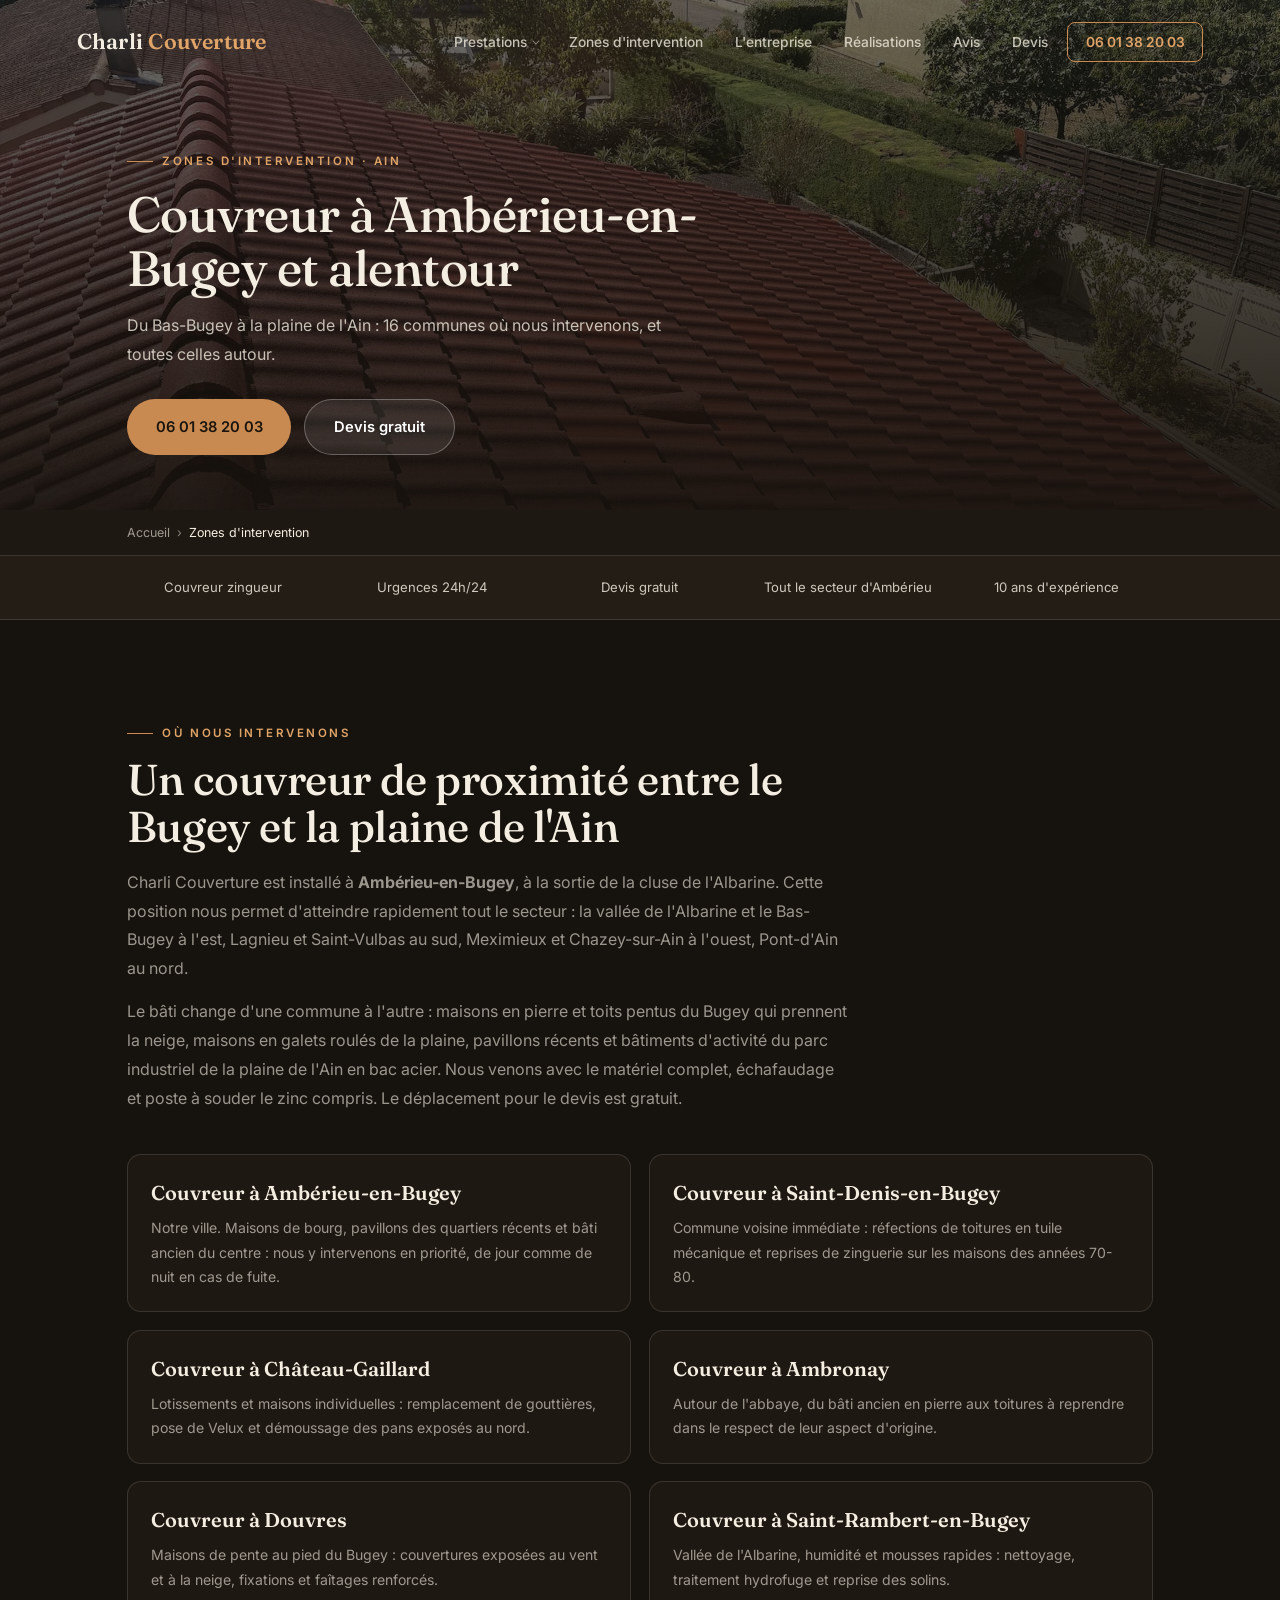
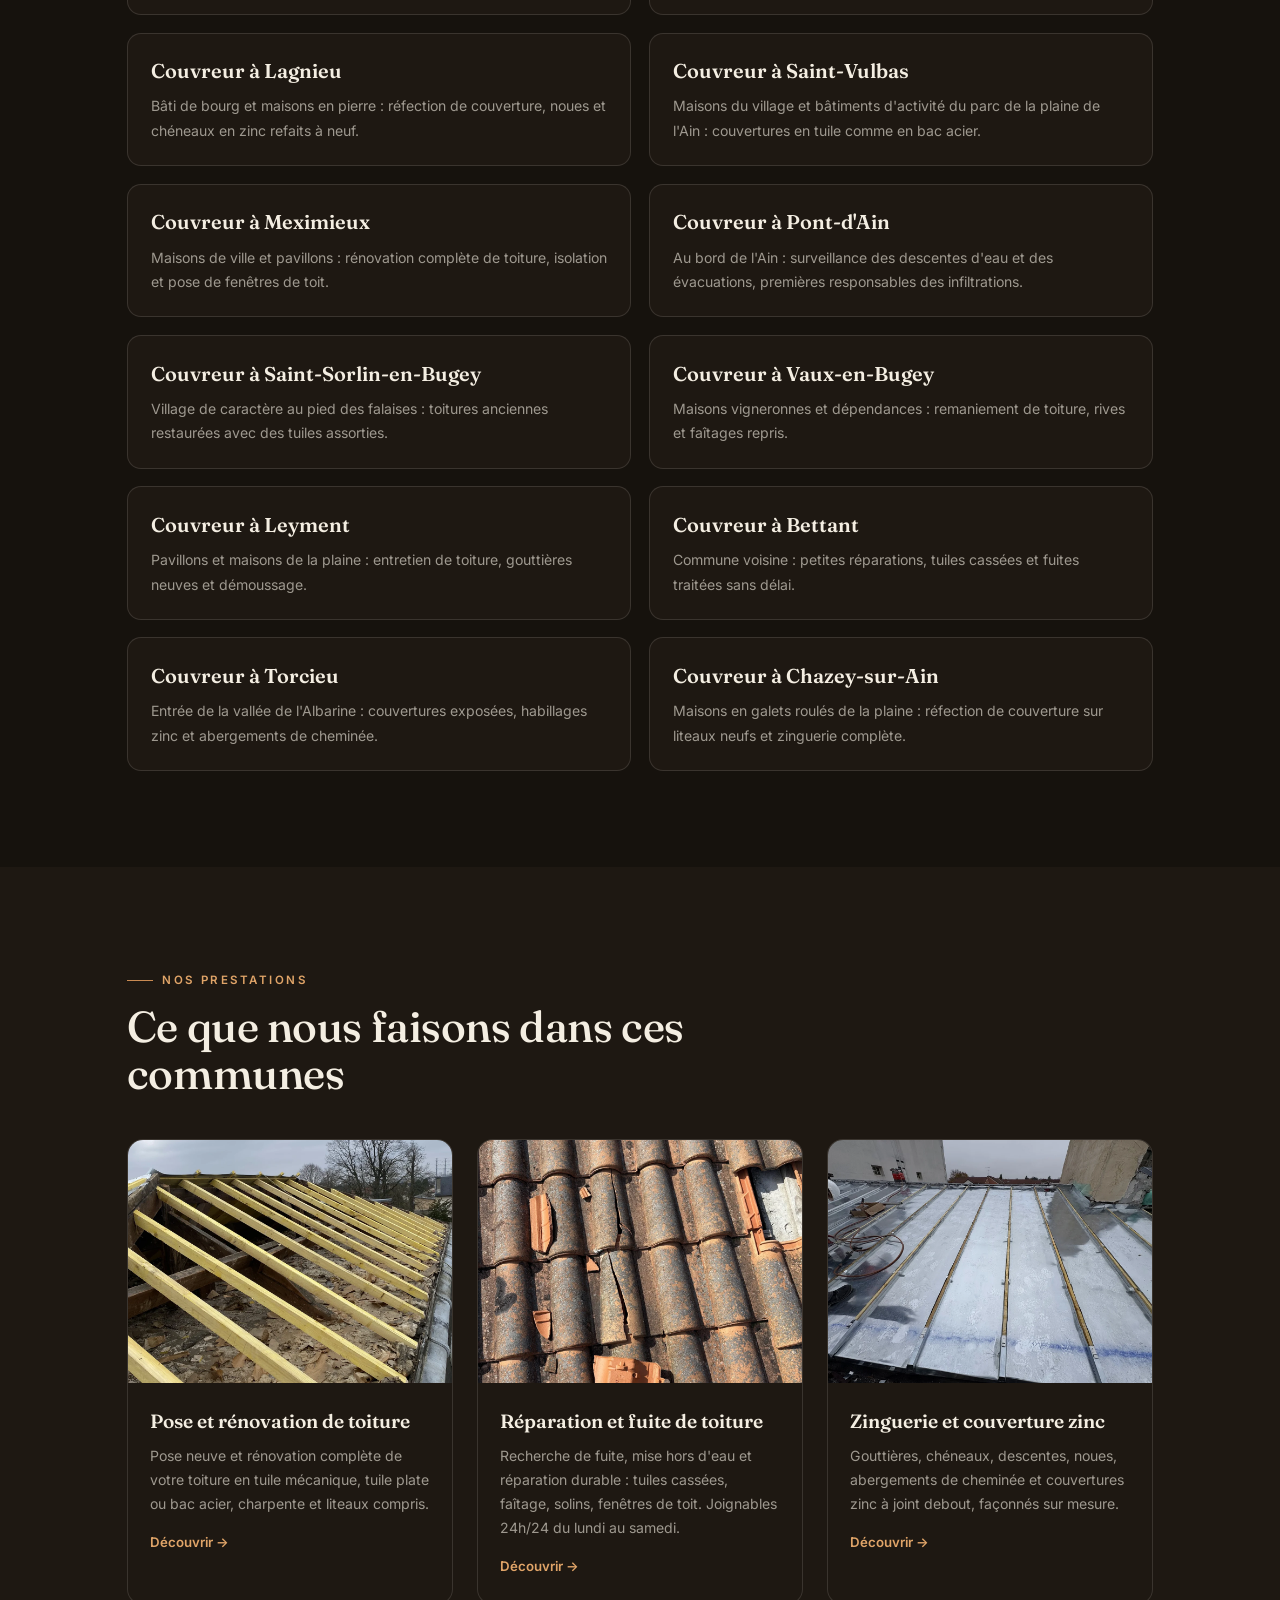
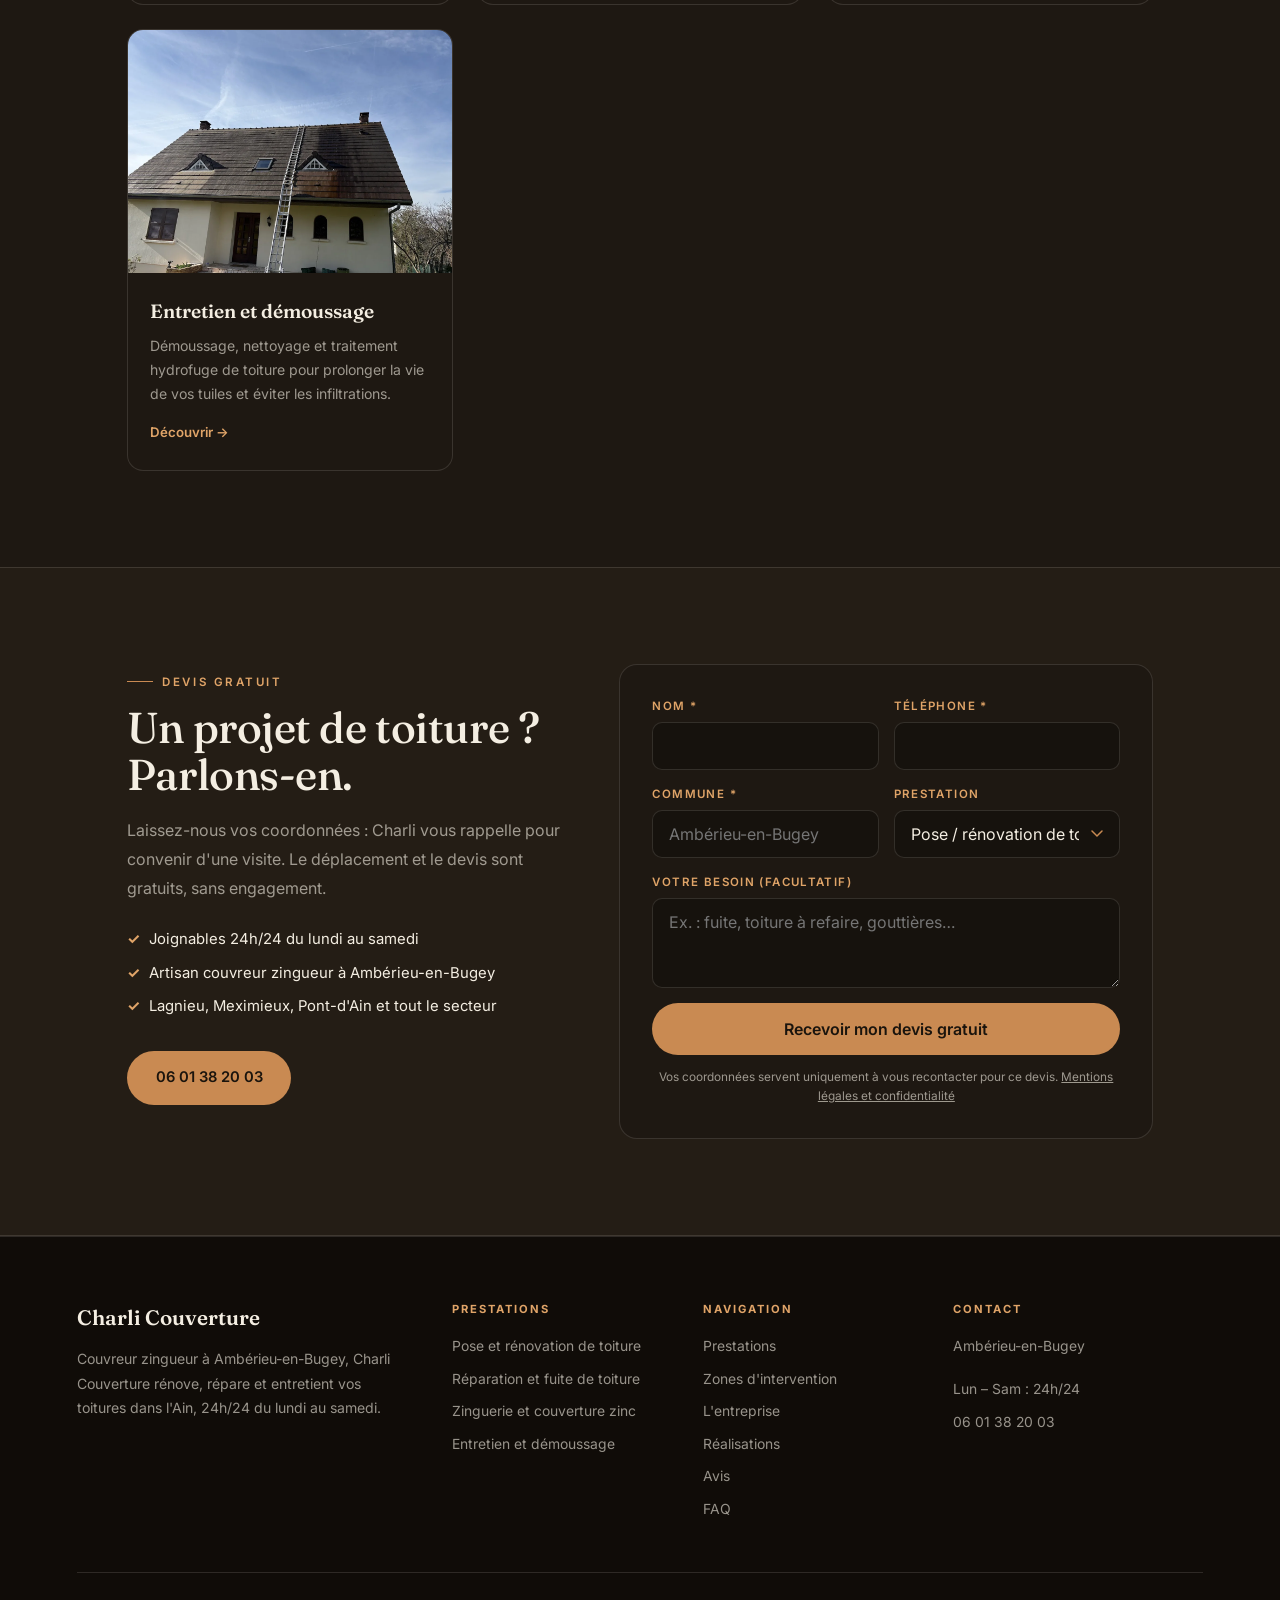
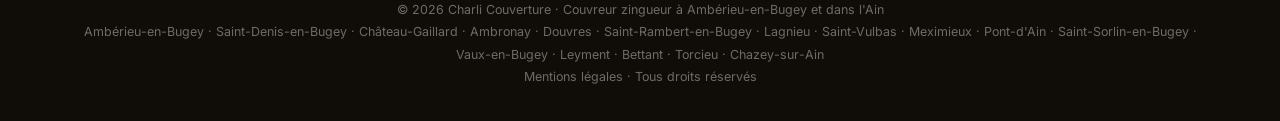
<file: zones-intervention.html>
<!DOCTYPE html>
<html lang="fr">
<head>
  <meta charset="UTF-8" />
  <meta name="viewport" content="width=device-width, initial-scale=1.0" />
  <title>Zones d&#x27;intervention — couvreur à Ambérieu-en-Bugey et dans l&#x27;Ain | Charli Couverture</title>
  <meta name="description" content="Charli Couverture intervient à Ambérieu-en-Bugey, Lagnieu, Meximieux, Pont-d&#x27;Ain, Saint-Rambert-en-Bugey et dans 16 communes de l&#x27;Ain. Devis gratuit au 06 01 38 20 03."/>
  <meta name="author" content="Charli Couverture"/>
  <meta name="robots" content="index, follow, max-image-preview:large, max-snippet:-1, max-video-preview:-1"/>
  <link rel="canonical" href="https://charli-couverture.pages.dev/zones-intervention"/>
  <meta name="geo.region" content="FR-01"/>
  <meta name="geo.placename" content="Ambérieu-en-Bugey"/>
  <meta name="geo.position" content="45.9575;5.3706"/>
  <meta name="ICBM" content="45.9575, 5.3706"/>
  <meta property="og:type" content="website"/>
  <meta property="og:locale" content="fr_FR"/>
  <meta property="og:site_name" content="Charli Couverture"/>
  <meta property="og:url" content="https://charli-couverture.pages.dev/zones-intervention"/>
  <meta property="og:title" content="Zones d&#x27;intervention — couvreur à Ambérieu-en-Bugey et dans l&#x27;Ain | Charli Couverture"/>
  <meta property="og:description" content="Charli Couverture intervient à Ambérieu-en-Bugey, Lagnieu, Meximieux, Pont-d&#x27;Ain, Saint-Rambert-en-Bugey et dans 16 communes de l&#x27;Ain. Devis gratuit au 06 01 38 20 03."/>
  <meta property="og:image" content="https://charli-couverture.pages.dev/images/og-image.jpg?v=1"/>
  <meta name="twitter:card" content="summary_large_image"/>
  <meta name="twitter:image" content="https://charli-couverture.pages.dev/images/og-image.jpg?v=1"/>
<link rel="icon" href="favicon.svg" type="image/svg+xml" />
  <link rel="preconnect" href="https://fonts.googleapis.com">
  <link rel="preconnect" href="https://fonts.gstatic.com" crossorigin>
  <link href="https://fonts.googleapis.com/css2?family=Fraunces:opsz,wght@9..144,400;9..144,500;9..144,600;9..144,700&family=Inter:wght@400;500;600;700&display=swap" rel="stylesheet">
  <link rel="stylesheet" href="assets/pages.css?v=2" />
  <script defer src="assets/pages.js?v=2"></script>
  <link rel="stylesheet" href="assets/conversion.css?v=2" />
  <script defer src="assets/conversion.js?v=2"></script>

  <script type="application/ld+json">
{
  "@context": "https://schema.org",
  "@type": "RoofingContractor",
  "@id": "https://charli-couverture.pages.dev/#business",
  "name": "Charli Couverture",
  "telephone": "+33601382003",
  "url": "https://charli-couverture.pages.dev/",
  "image": "https://charli-couverture.pages.dev/images/og-image.jpg",
  "address": {
    "@type": "PostalAddress",
    "addressLocality": "Ambérieu-en-Bugey",
    "postalCode": "01500",
    "addressRegion": "Ain",
    "addressCountry": "FR"
  },
  "geo": {
    "@type": "GeoCoordinates",
    "latitude": 45.9575,
    "longitude": 5.3706
  },
  "openingHoursSpecification": [
    {
      "@type": "OpeningHoursSpecification",
      "dayOfWeek": [
        "Monday",
        "Tuesday",
        "Wednesday",
        "Thursday",
        "Friday",
        "Saturday"
      ],
      "opens": "00:00",
      "closes": "23:59"
    }
  ],
  "areaServed": [
    {
      "@type": "City",
      "name": "Ambérieu-en-Bugey"
    },
    {
      "@type": "City",
      "name": "Saint-Denis-en-Bugey"
    },
    {
      "@type": "City",
      "name": "Château-Gaillard"
    },
    {
      "@type": "City",
      "name": "Ambronay"
    },
    {
      "@type": "City",
      "name": "Douvres"
    },
    {
      "@type": "City",
      "name": "Saint-Rambert-en-Bugey"
    },
    {
      "@type": "City",
      "name": "Lagnieu"
    },
    {
      "@type": "City",
      "name": "Saint-Vulbas"
    },
    {
      "@type": "City",
      "name": "Meximieux"
    },
    {
      "@type": "City",
      "name": "Pont-d'Ain"
    },
    {
      "@type": "City",
      "name": "Saint-Sorlin-en-Bugey"
    },
    {
      "@type": "City",
      "name": "Vaux-en-Bugey"
    },
    {
      "@type": "City",
      "name": "Leyment"
    },
    {
      "@type": "City",
      "name": "Bettant"
    },
    {
      "@type": "City",
      "name": "Torcieu"
    },
    {
      "@type": "City",
      "name": "Chazey-sur-Ain"
    }
  ],
  "priceRange": "€€"
}
  </script>
  <script type="application/ld+json">
{
  "@context": "https://schema.org",
  "@type": "BreadcrumbList",
  "itemListElement": [
    {
      "@type": "ListItem",
      "position": 1,
      "name": "Accueil",
      "item": "https://charli-couverture.pages.dev/"
    },
    {
      "@type": "ListItem",
      "position": 2,
      "name": "Zones d'intervention",
      "item": "https://charli-couverture.pages.dev/zones-intervention"
    }
  ]
}
  </script>
</head>
<body>
<nav id="nav"> <a href="index.html" class="logo brand-name">Charli <span>Couverture</span></a> <ul class="nav-links" id="navLinks"> <li class="has-sub"><a href="index.html#services">Prestations</a> <ul class="sub-links"><li><a href="pose-renovation-toiture.html">Pose et rénovation de toiture</a></li><li><a href="reparation-fuite-toiture.html">Réparation et fuite de toiture</a></li><li><a href="zinguerie.html">Zinguerie et couverture zinc</a></li><li><a href="entretien-demoussage.html">Entretien et démoussage</a></li></ul> </li> <li><a href="zones-intervention.html">Zones d'intervention</a></li> <li><a href="index.html#apropos">L'entreprise</a></li> <li><a href="index.html#galerie">Réalisations</a></li> <li><a href="index.html#avis">Avis</a></li> <li><a href="#lead">Devis</a></li> <li><a href="tel:+33601382003" class="nav-phone phone-link"><span class="phone-text">06 01 38 20 03</span></a></li> </ul> <button class="burger" id="burger" aria-label="Menu"><span></span><span></span><span></span></button> </nav> <header class="page-hero" style="background-image:url('images/hero-bg.webp')"> <div class="wrap"> <span class="eyebrow">Zones d'intervention · Ain</span> <h1>Couvreur à Ambérieu-en-Bugey et alentour</h1> <p>Du Bas-Bugey à la plaine de l'Ain : 16 communes où nous intervenons, et toutes celles autour.</p> <div class="hero-btns"> <a href="tel:+33601382003" class="btn btn-primary phone-link"><span class="phone-text">06 01 38 20 03</span></a> <a href="#lead" class="btn btn-ghost">Devis gratuit</a> </div> </div> </header> <nav class="breadcrumb" aria-label="Fil d'Ariane"> <div class="wrap"><ol> <li><a href="index.html">Accueil</a></li> <li aria-current="page">Zones d'intervention</li> </ol></div> </nav> <div class="reassur"><div class="wrap"><div><span>Couvreur zingueur</span></div><div><span>Urgences 24h/24</span></div><div><span>Devis gratuit</span></div><div><span>Tout le secteur d'Ambérieu</span></div><div><span>10 ans d'expérience</span></div></div></div> <section> <div class="wrap"> <div class="sec-head"> <span class="eyebrow">Où nous intervenons</span> <h2 class="h-title">Un couvreur de proximité entre le Bugey et la plaine de l'Ain</h2> <p class="lead" style="margin-top:1.1rem">Charli Couverture est installé à <strong>Ambérieu-en-Bugey</strong>, à la sortie de la cluse de l'Albarine. Cette position nous permet d'atteindre rapidement tout le secteur : la vallée de l'Albarine et le Bas-Bugey à l'est, Lagnieu et Saint-Vulbas au sud, Meximieux et Chazey-sur-Ain à l'ouest, Pont-d'Ain au nord.</p> <p class="lead" style="margin-top:.9rem">Le bâti change d'une commune à l'autre : maisons en pierre et toits pentus du Bugey qui prennent la neige, maisons en galets roulés de la plaine, pavillons récents et bâtiments d'activité du parc industriel de la plaine de l'Ain en bac acier. Nous venons avec le matériel complet, échafaudage et poste à souder le zinc compris. Le déplacement pour le devis est gratuit.</p> </div> <div class="zone-grid"><div class="zone fade" id="amberieu-en-bugey"><h3>Couvreur à Ambérieu-en-Bugey</h3><p>Notre ville. Maisons de bourg, pavillons des quartiers récents et bâti ancien du centre : nous y intervenons en priorité, de jour comme de nuit en cas de fuite.</p></div><div class="zone fade" id="saint-denis-en-bugey"><h3>Couvreur à Saint-Denis-en-Bugey</h3><p>Commune voisine immédiate : réfections de toitures en tuile mécanique et reprises de zinguerie sur les maisons des années 70-80.</p></div><div class="zone fade" id="chateau-gaillard"><h3>Couvreur à Château-Gaillard</h3><p>Lotissements et maisons individuelles : remplacement de gouttières, pose de Velux et démoussage des pans exposés au nord.</p></div><div class="zone fade" id="ambronay"><h3>Couvreur à Ambronay</h3><p>Autour de l&#x27;abbaye, du bâti ancien en pierre aux toitures à reprendre dans le respect de leur aspect d&#x27;origine.</p></div><div class="zone fade" id="douvres"><h3>Couvreur à Douvres</h3><p>Maisons de pente au pied du Bugey : couvertures exposées au vent et à la neige, fixations et faîtages renforcés.</p></div><div class="zone fade" id="saint-rambert-en-bugey"><h3>Couvreur à Saint-Rambert-en-Bugey</h3><p>Vallée de l&#x27;Albarine, humidité et mousses rapides : nettoyage, traitement hydrofuge et reprise des solins.</p></div><div class="zone fade" id="lagnieu"><h3>Couvreur à Lagnieu</h3><p>Bâti de bourg et maisons en pierre : réfection de couverture, noues et chéneaux en zinc refaits à neuf.</p></div><div class="zone fade" id="saint-vulbas"><h3>Couvreur à Saint-Vulbas</h3><p>Maisons du village et bâtiments d&#x27;activité du parc de la plaine de l&#x27;Ain : couvertures en tuile comme en bac acier.</p></div><div class="zone fade" id="meximieux"><h3>Couvreur à Meximieux</h3><p>Maisons de ville et pavillons : rénovation complète de toiture, isolation et pose de fenêtres de toit.</p></div><div class="zone fade" id="pont-d-ain"><h3>Couvreur à Pont-d&#x27;Ain</h3><p>Au bord de l&#x27;Ain : surveillance des descentes d&#x27;eau et des évacuations, premières responsables des infiltrations.</p></div><div class="zone fade" id="saint-sorlin-en-bugey"><h3>Couvreur à Saint-Sorlin-en-Bugey</h3><p>Village de caractère au pied des falaises : toitures anciennes restaurées avec des tuiles assorties.</p></div><div class="zone fade" id="vaux-en-bugey"><h3>Couvreur à Vaux-en-Bugey</h3><p>Maisons vigneronnes et dépendances : remaniement de toiture, rives et faîtages repris.</p></div><div class="zone fade" id="leyment"><h3>Couvreur à Leyment</h3><p>Pavillons et maisons de la plaine : entretien de toiture, gouttières neuves et démoussage.</p></div><div class="zone fade" id="bettant"><h3>Couvreur à Bettant</h3><p>Commune voisine : petites réparations, tuiles cassées et fuites traitées sans délai.</p></div><div class="zone fade" id="torcieu"><h3>Couvreur à Torcieu</h3><p>Entrée de la vallée de l&#x27;Albarine : couvertures exposées, habillages zinc et abergements de cheminée.</p></div><div class="zone fade" id="chazey-sur-ain"><h3>Couvreur à Chazey-sur-Ain</h3><p>Maisons en galets roulés de la plaine : réfection de couverture sur liteaux neufs et zinguerie complète.</p></div></div> </div> </section> <section class="alt"> <div class="wrap"> <div class="sec-head"> <span class="eyebrow">Nos prestations</span> <h2 class="h-title">Ce que nous faisons dans ces communes</h2> </div> <div class="cards"><a class="card fade" href="pose-renovation-toiture.html"> <div class="card-img"><img src="images/service1.webp" alt="Pose et rénovation de toiture à Ambérieu-en-Bugey" loading="lazy" /></div> <div class="card-txt"><h3>Pose et rénovation de toiture</h3><p>Pose neuve et rénovation complète de votre toiture en tuile mécanique, tuile plate ou bac acier, charpente et liteaux compris.</p> <span class="card-more">Découvrir →</span></div></a><a class="card fade" href="reparation-fuite-toiture.html"> <div class="card-img"><img src="images/service2.webp" alt="Réparation et fuite de toiture à Ambérieu-en-Bugey" loading="lazy" /></div> <div class="card-txt"><h3>Réparation et fuite de toiture</h3><p>Recherche de fuite, mise hors d&#x27;eau et réparation durable : tuiles cassées, faîtage, solins, fenêtres de toit. Joignables 24h/24 du lundi au samedi.</p> <span class="card-more">Découvrir →</span></div></a><a class="card fade" href="zinguerie.html"> <div class="card-img"><img src="images/service3.webp" alt="Zinguerie et couverture zinc à Ambérieu-en-Bugey" loading="lazy" /></div> <div class="card-txt"><h3>Zinguerie et couverture zinc</h3><p>Gouttières, chéneaux, descentes, noues, abergements de cheminée et couvertures zinc à joint debout, façonnés sur mesure.</p> <span class="card-more">Découvrir →</span></div></a><a class="card fade" href="entretien-demoussage.html"> <div class="card-img"><img src="images/service4.webp" alt="Entretien et démoussage à Ambérieu-en-Bugey" loading="lazy" /></div> <div class="card-txt"><h3>Entretien et démoussage</h3><p>Démoussage, nettoyage et traitement hydrofuge de toiture pour prolonger la vie de vos tuiles et éviter les infiltrations.</p> <span class="card-more">Découvrir →</span></div></a></div> </div> </section> <section class="lead-sec" id="lead"> <div class="wrap lead-grid"> <div class="lead-intro"> <span class="eyebrow">Devis gratuit</span> <h2 class="h-title">Un projet de toiture ? Parlons-en.</h2> <p>Laissez-nous vos coordonnées : Charli vous rappelle pour convenir d'une visite. Le déplacement et le devis sont gratuits, sans engagement.</p> <ul><li>Joignables 24h/24 du lundi au samedi</li><li>Artisan couvreur zingueur à Ambérieu-en-Bugey</li><li>Lagnieu, Meximieux, Pont-d'Ain et tout le secteur</li></ul> <a href="tel:+33601382003" class="btn btn-primary phone-link"><span class="phone-text">06 01 38 20 03</span></a> </div> <form class="lead-form"> <input type="hidden" name="subject" value="Demande de devis — Charli Couverture" /> <input type="hidden" name="from_name" value="Site Charli Couverture" /> <input type="checkbox" name="botcheck" style="display:none" /> <div class="lf-row"> <div class="lf-group"><label for="lf-nom">Nom *</label><input id="lf-nom" name="nom" autocomplete="name" required /></div> <div class="lf-group"><label for="lf-tel">Téléphone *</label><input id="lf-tel" name="telephone" type="tel" inputmode="tel" autocomplete="tel" required /></div> </div> <div class="lf-row"> <div class="lf-group"><label for="lf-ville">Commune *</label><input id="lf-ville" name="commune" autocomplete="address-level2" placeholder="Ambérieu-en-Bugey" required /></div> <div class="lf-group"><label for="lf-type">Prestation</label><select id="lf-type" name="type_prestation"><option selected>Pose / rénovation de toiture</option><option>Réparation / fuite</option><option>Zinguerie / gouttières</option><option>Entretien / démoussage</option><option>Autre</option></select></div> </div> <div class="lf-group"><label for="lf-msg">Votre besoin (facultatif)</label><textarea id="lf-msg" name="message" placeholder="Ex. : fuite, toiture à refaire, gouttières…"></textarea></div> <button type="submit" class="btn btn-primary">Recevoir mon devis gratuit</button> <p class="lf-mention">Vos coordonnées servent uniquement à vous recontacter pour ce devis. <a href="mentions-legales.html">Mentions légales et confidentialité</a></p> </form> </div> </section> <footer> <div class="footer-grid"> <div><span class="footer-brand" id="footerBrand">Charli Couverture</span><p class="footer-desc" id="footerDesc">Couvreur zingueur à Ambérieu-en-Bugey, Charli Couverture rénove, répare et entretient vos toitures dans l&#x27;Ain, 24h/24 du lundi au samedi.</p></div> <div class="footer-col"> <h4>Prestations</h4> <a href="pose-renovation-toiture.html">Pose et rénovation de toiture</a><a href="reparation-fuite-toiture.html">Réparation et fuite de toiture</a><a href="zinguerie.html">Zinguerie et couverture zinc</a><a href="entretien-demoussage.html">Entretien et démoussage</a> </div> <div class="footer-col"> <h4>Navigation</h4> <a href="index.html#services">Prestations</a><a href="zones-intervention.html">Zones d'intervention</a><a href="index.html#apropos">L'entreprise</a><a href="index.html#galerie">Réalisations</a><a href="index.html#avis">Avis</a><a href="index.html#faq">FAQ</a> </div> <div class="footer-col"> <h4>Contact</h4> <span><span id="footerVille">Ambérieu-en-Bugey</span></span> <span>Lun – Sam : 24h/24</span> <a href="tel:+33601382003" class="phone-link"><span id="footerTel">06 01 38 20 03</span></a> </div> </div> <div class="footer-bottom">© <span id="footerAnnee">2026</span> <span id="footerNom">Charli Couverture</span> · Couvreur zingueur à Ambérieu-en-Bugey et dans l'Ain<br>Ambérieu-en-Bugey · Saint-Denis-en-Bugey · Château-Gaillard · Ambronay · Douvres · Saint-Rambert-en-Bugey · Lagnieu · Saint-Vulbas · Meximieux · Pont-d'Ain · Saint-Sorlin-en-Bugey · Vaux-en-Bugey · Leyment · Bettant · Torcieu · Chazey-sur-Ain<br><a href="mentions-legales.html" style="color:inherit">Mentions légales</a> · Tous droits réservés</div> </footer>
</body>
</html>
</file>
<file: assets/pages.css>
/* ──────────────────────────────────────────────────────────────
   Charli Couverture — style commun aux pages intérieures
   (pages prestations + zones d'intervention).
   Reprend à l'identique les tokens de l'accueil (index.html).
   ────────────────────────────────────────────────────────────── */
*,*::before,*::after{box-sizing:border-box;margin:0;padding:0}
:root{
  --bg:#16120d; --bg2:#1e1812; --bg3:#241d15;
  --text:#f4eee2;
  --muted:rgba(244,238,226,0.60); --line:rgba(244,238,226,0.13);
  --accent:#c98a52; --accent2:#e0a468; --accent-soft:rgba(201,138,82,0.14);
  --serif:'Fraunces',Georgia,serif; --sans:'Inter',-apple-system,system-ui,sans-serif;
  --hero-overlay:linear-gradient(180deg,rgba(22,18,13,0.62) 0%,rgba(22,18,13,0.80) 55%,rgba(22,18,13,0.95) 100%);
  --stars:#e0a468;
}
html{scroll-behavior:smooth;scroll-padding-top:90px}
body{font-family:var(--sans);background:var(--bg);color:var(--text);line-height:1.6;-webkit-font-smoothing:antialiased;overflow-x:hidden}
img{max-width:100%;display:block}
.wrap{max-width:1180px;margin:0 auto;padding:0 6%}
.eyebrow{display:inline-flex;align-items:center;gap:.6rem;font-size:.72rem;font-weight:600;letter-spacing:.22em;text-transform:uppercase;color:var(--accent2)}
.eyebrow::before{content:"";width:26px;height:1px;background:var(--accent)}
.h-title{font-family:var(--serif);font-weight:500;letter-spacing:-.01em;line-height:1.08;font-size:clamp(1.9rem,3.6vw,2.7rem);margin-top:.9rem}
.lead{color:var(--muted);font-size:1rem;line-height:1.8}
.btn{display:inline-flex;align-items:center;gap:.55rem;padding:.95rem 1.8rem;border-radius:50px;font-size:.92rem;font-weight:600;text-decoration:none;cursor:pointer;border:none;transition:transform .15s,opacity .15s,background .15s,color .15s;font-family:inherit}
.btn:hover{transform:translateY(-2px)}
.btn-primary{background:var(--accent);color:#1a140d}
.btn-primary:hover{background:var(--accent2)}
.btn-ghost{background:rgba(255,255,255,0.08);color:#fff;border:1px solid rgba(255,255,255,0.28)}
.btn-ghost:hover{background:rgba(255,255,255,0.16)}

/* NAV — identique à l'accueil */
nav{position:fixed;top:0;left:0;right:0;z-index:100;display:flex;align-items:center;justify-content:space-between;
  padding:1.4rem 6%;transition:padding .35s,background .35s,border-color .35s;border-bottom:1px solid transparent}
nav.scrolled{background:rgba(22,18,13,0.92);backdrop-filter:blur(14px);-webkit-backdrop-filter:blur(14px);
  padding:.85rem 6%;border-bottom:1px solid var(--line)}
.logo{font-family:var(--serif);font-size:1.35rem;font-weight:600;color:var(--text);text-decoration:none;letter-spacing:.01em}
.logo span{color:var(--accent2)}
.nav-links{display:flex;align-items:center;gap:.4rem;list-style:none}
.nav-links>li{position:relative}
.nav-links a{color:rgba(244,238,226,0.78);text-decoration:none;font-size:.86rem;font-weight:500;padding:.45rem .8rem;border-radius:8px;transition:color .15s,background .15s;display:inline-flex;align-items:center;gap:.3rem}
.nav-links a:hover{color:var(--text);background:rgba(244,238,226,0.07)}
.nav-phone{display:inline-flex;align-items:center;gap:.5rem;border:1px solid var(--accent);color:var(--accent2)!important;
  padding:.5rem 1.1rem!important;border-radius:50px;font-weight:600!important}
.nav-phone:hover{background:var(--accent);color:#1a140d!important}
.burger{display:none;flex-direction:column;gap:5px;background:none;border:none;cursor:pointer;padding:6px}
.burger span{width:24px;height:2px;background:var(--text);border-radius:2px;transition:.25s}

/* Sous-menu « Prestations » */
.has-sub>a::after{content:"";width:5px;height:5px;border-right:1.5px solid currentColor;border-bottom:1.5px solid currentColor;transform:rotate(45deg) translateY(-2px);opacity:.7}
.sub-links{position:absolute;top:calc(100% + .3rem);left:0;min-width:270px;background:#1e1812;border:1px solid var(--line);border-radius:12px;
  box-shadow:0 18px 40px rgba(0,0,0,0.45);padding:.45rem;list-style:none;opacity:0;visibility:hidden;transform:translateY(8px);
  transition:opacity .18s,transform .18s,visibility .18s}
.has-sub:hover .sub-links,.has-sub:focus-within .sub-links{opacity:1;visibility:visible;transform:none}
/* Pont de survol : sans lui, l'espace entre l'onglet et le panneau referme le menu */
.sub-links::before{content:"";position:absolute;left:0;right:0;top:-14px;height:14px}
.sub-links a{display:block;font-size:.85rem;padding:.55rem .8rem;border-radius:8px;white-space:nowrap;color:rgba(244,238,226,0.82)}
.sub-links a:hover{background:var(--accent-soft);color:var(--accent2)}

/* HERO de page intérieure */
.page-hero{position:relative;min-height:clamp(400px,56vh,560px);display:flex;align-items:flex-end;
  background-size:cover;background-position:center;padding:9rem 0 3.4rem;isolation:isolate}
.page-hero::before{content:"";position:absolute;inset:0;background:var(--hero-overlay);z-index:-1}
.page-hero .wrap{width:100%}
.page-hero h1{font-family:var(--serif);font-weight:500;color:var(--text);font-size:clamp(2rem,4.4vw,3.1rem);
  line-height:1.08;letter-spacing:-.01em;margin:1.1rem 0 1rem;max-width:19ch}
.page-hero p{color:rgba(244,238,226,0.78);max-width:58ch;font-size:1rem;line-height:1.8}
.page-hero .hero-btns{display:flex;gap:.8rem;flex-wrap:wrap;margin-top:1.9rem}

/* Fil d'Ariane — c'est un <nav>, il faut neutraliser nav{position:fixed} */
.breadcrumb{position:static;display:block;height:auto;background:var(--bg2);border-bottom:1px solid var(--line);
  padding:.8rem 0;font-size:.78rem}
.breadcrumb ol{list-style:none;display:flex;flex-wrap:wrap;gap:.45rem;align-items:center;color:var(--muted)}
.breadcrumb a{color:var(--muted);text-decoration:none}
.breadcrumb a:hover{color:var(--accent2)}
.breadcrumb li+li::before{content:"›";margin-right:.45rem;opacity:.5}
.breadcrumb [aria-current]{color:var(--text)}

/* Bande de réassurance */
.reassur{background:var(--bg3);border-bottom:1px solid var(--line)}
.reassur .wrap{display:grid;grid-template-columns:repeat(5,1fr);gap:1rem;padding-top:1.3rem;padding-bottom:1.3rem}
.reassur div{display:flex;align-items:center;justify-content:center;gap:.55rem;font-size:.82rem;color:rgba(244,238,226,0.82);text-align:center}
.reassur svg{flex:0 0 auto;color:var(--accent)}

section{padding:6rem 0}
section.alt{background:var(--bg2)}
.sec-head{max-width:720px}
.sec-head.center{margin:0 auto;text-align:center}
.prose{margin-top:1.6rem;max-width:76ch}
.prose p{color:var(--muted);font-size:1rem;line-height:1.85;margin-bottom:1.1rem}
.prose strong{color:var(--text);font-weight:600}

/* Prestations détaillées */
.check-grid{display:grid;grid-template-columns:repeat(2,1fr);gap:1rem;margin-top:2.4rem}
.check{display:flex;gap:.85rem;background:var(--bg2);border:1px solid var(--line);border-radius:14px;padding:1.1rem 1.25rem}
.check svg{flex:0 0 auto;color:var(--accent);margin-top:.2rem}
.check b{display:block;font-size:.95rem;font-weight:600;margin-bottom:.25rem}
.check span{color:var(--muted);font-size:.87rem;line-height:1.65}

/* Étapes */
.steps{display:grid;grid-template-columns:repeat(4,1fr);gap:1.3rem;margin-top:2.6rem}
.step{background:var(--bg3);border:1px solid var(--line);border-radius:14px;padding:1.7rem 1.4rem}
.step-no{font-family:var(--serif);font-size:1.1rem;color:var(--accent);letter-spacing:.1em;display:block;margin-bottom:.7rem}
.step h3{font-family:var(--serif);font-weight:600;font-size:1.1rem;margin-bottom:.5rem}
.step p{color:var(--muted);font-size:.87rem;line-height:1.7}

/* FAQ */
.faq-list{list-style:none;max-width:820px;margin:2.4rem auto 0}
.faq-item{border-bottom:1px solid var(--line)}
.faq-q{width:100%;background:none;border:none;text-align:left;font-family:var(--serif);font-size:1.05rem;font-weight:600;
  color:var(--text);padding:1.25rem 0;cursor:pointer;display:flex;justify-content:space-between;align-items:center;gap:1rem}
.faq-q .ic{flex:0 0 auto;width:13px;height:13px;position:relative}
.faq-q .ic::before,.faq-q .ic::after{content:"";position:absolute;background:var(--accent);border-radius:2px;transition:transform .22s}
.faq-q .ic::before{top:6px;left:0;width:13px;height:1.5px}
.faq-q .ic::after{left:6px;top:0;width:1.5px;height:13px}
.faq-item.open .faq-q .ic::after{transform:rotate(90deg)}
.faq-a{max-height:0;overflow:hidden;transition:max-height .3s}
.faq-a p{padding:0 0 1.3rem;color:var(--muted);font-size:.95rem;line-height:1.8;max-width:70ch}

/* Communes */
.villes{display:flex;flex-wrap:wrap;gap:.5rem;margin-top:2rem}
.ville-chip{display:inline-block;background:var(--bg2);border:1px solid var(--line);border-radius:50px;padding:.45rem 1rem;
  font-size:.83rem;color:rgba(244,238,226,0.82);text-decoration:none;transition:background .16s,color .16s,border-color .16s}
a.ville-chip:hover{background:var(--accent);border-color:var(--accent);color:#1a140d}

/* Cartes */
.cards{display:grid;grid-template-columns:repeat(3,1fr);gap:1.5rem;margin-top:2.6rem}
.card{background:var(--bg2);border:1px solid var(--line);border-radius:16px;overflow:hidden;text-decoration:none;color:inherit;
  display:flex;flex-direction:column;transition:transform .25s,border-color .25s}
.card:hover{transform:translateY(-5px);border-color:var(--accent)}
.card-img{aspect-ratio:4/3;overflow:hidden}
.card-img img{width:100%;height:100%;object-fit:cover;transition:transform .5s}
.card:hover .card-img img{transform:scale(1.05)}
.card-txt{padding:1.4rem 1.4rem 1.6rem}
.card-txt h3{font-family:var(--serif);font-size:1.2rem;font-weight:600;margin-bottom:.5rem}
.card-txt p{color:var(--muted);font-size:.88rem;line-height:1.7}
.card-more{margin-top:1rem;font-size:.83rem;font-weight:600;color:var(--accent2);display:inline-flex;align-items:center;gap:.35rem}

/* Communes détaillées (zones-intervention) */
.zone-grid{display:grid;grid-template-columns:repeat(2,1fr);gap:1.1rem;margin-top:2.6rem}
.zone{background:var(--bg2);border:1px solid var(--line);border-radius:14px;padding:1.35rem 1.45rem}
.zone h3{font-family:var(--serif);font-size:1.25rem;font-weight:600;margin-bottom:.45rem}
.zone p{color:var(--muted);font-size:.88rem;line-height:1.75}

/* CTA */
.cta{background:var(--bg3);border-top:1px solid var(--line);border-bottom:1px solid var(--line);text-align:center}
.cta p{color:var(--muted);max-width:56ch;margin:1.1rem auto 0}
.cta .btns{display:flex;gap:.8rem;justify-content:center;flex-wrap:wrap;margin-top:2.1rem}

/* FOOTER — identique à l'accueil, avec la colonne prestations en plus */
footer{background:#100c08;border-top:1px solid var(--line);padding:4rem 6% 2rem}
.footer-grid{display:grid;grid-template-columns:1.6fr 1fr 1fr 1.2fr;gap:2.6rem;margin-bottom:2.6rem;max-width:1180px;margin-left:auto;margin-right:auto}
.footer-brand{font-family:var(--serif);font-size:1.3rem;font-weight:600;color:var(--text);display:block;margin-bottom:.8rem}
.footer-desc{color:var(--muted);font-size:.88rem;line-height:1.75;max-width:36ch}
.footer-col h4{font-size:.7rem;letter-spacing:.18em;text-transform:uppercase;color:var(--accent2);margin-bottom:1rem}
.footer-col a,.footer-col span{display:flex;align-items:center;gap:.5rem;color:var(--muted);text-decoration:none;font-size:.87rem;margin-bottom:.65rem}
.footer-col a:hover{color:var(--text)}
.footer-bottom{border-top:1px solid var(--line);padding-top:1.6rem;text-align:center;color:rgba(244,238,226,0.42);font-size:.78rem;line-height:1.8;max-width:1180px;margin:0 auto}
.footer-bottom a{color:rgba(244,238,226,0.55);text-decoration:none}
.footer-bottom a:hover{color:var(--text)}

.fade{opacity:0;transform:translateY(24px);transition:opacity .7s,transform .7s}
.fade.in{opacity:1;transform:none}

@media(max-width:960px){
  .nav-links{display:none;position:absolute;top:100%;left:0;right:0;flex-direction:column;align-items:stretch;
    background:rgba(22,18,13,0.98);backdrop-filter:blur(14px);padding:1rem 6% 1.4rem;gap:.15rem;
    border-bottom:1px solid var(--line);max-height:80vh;overflow-y:auto}
  .nav-links.open{display:flex}
  .burger{display:flex}
  .sub-links{position:static;opacity:1;visibility:visible;transform:none;box-shadow:none;border:none;background:transparent;
    padding:0 0 .4rem .9rem;min-width:0}
  .sub-links::before{display:none}
  .nav-phone{justify-content:center;margin-top:.5rem}
  .check-grid,.steps,.cards,.zone-grid{grid-template-columns:1fr}
  .reassur .wrap{grid-template-columns:repeat(2,1fr);gap:.9rem}
  .footer-grid{grid-template-columns:1fr 1fr;gap:2rem}
}
@media(max-width:600px){
  section{padding:4.4rem 0}
  .page-hero{padding:7.5rem 0 2.8rem}
  .reassur .wrap{grid-template-columns:1fr}
  .footer-grid{grid-template-columns:1fr}
  .cards{max-width:420px;margin-left:auto;margin-right:auto}
}
</file>
<file: assets/conversion.css>
/* ──────────────────────────────────────────────────────────────
   Charli Couverture — éléments de conversion (Google Ads)
   Chargé par TOUTES les pages : barre d'appel mobile, formulaire
   de devis court des pages intérieures, page merci.
   ────────────────────────────────────────────────────────────── */

/* Barre d'action fixe (mobile) */
.callbar{display:none}
@media(max-width:760px){
  .callbar{display:grid;grid-template-columns:1.15fr 1fr;gap:.5rem;position:fixed;left:0;right:0;bottom:0;z-index:150;
    padding:.55rem .6rem calc(.55rem + env(safe-area-inset-bottom));background:rgba(16,12,8,0.96);
    border-top:1px solid var(--line);backdrop-filter:blur(12px);-webkit-backdrop-filter:blur(12px)}
  .callbar a{display:flex;align-items:center;justify-content:center;gap:.45rem;min-height:48px;border-radius:12px;
    font-family:var(--sans);font-size:.95rem;font-weight:700;text-decoration:none}
  .callbar .cb-call{background:var(--accent);color:#1a140d}
  .callbar .cb-devis{background:rgba(255,255,255,0.08);color:#fff;border:1px solid rgba(255,255,255,0.25)}
  body{padding-bottom:calc(70px + env(safe-area-inset-bottom))}
}

/* Formulaire de devis court (pages intérieures) */
.lead-sec{background:var(--bg3);border-top:1px solid var(--line);border-bottom:1px solid var(--line)}
.lead-grid{display:grid;grid-template-columns:.9fr 1.1fr;gap:3.5rem;align-items:start}
.lead-intro p{color:var(--muted);margin-top:1.1rem;line-height:1.8;max-width:44ch}
.lead-intro ul{list-style:none;margin:1.6rem 0 2rem;display:grid;gap:.6rem}
.lead-intro li{display:flex;gap:.6rem;align-items:center;font-size:.93rem}
.lead-intro li::before{content:"✓";color:var(--accent2);font-weight:700}
.lead-form{background:var(--bg2);border:1px solid var(--line);border-radius:18px;padding:2rem}
.lf-row{display:grid;grid-template-columns:1fr 1fr;gap:.9rem}
.lf-group{display:flex;flex-direction:column;gap:.4rem;margin-bottom:.95rem}
.lf-group label{font-size:.72rem;font-weight:600;letter-spacing:.12em;text-transform:uppercase;color:var(--accent2)}
.lf-group input,.lf-group select,.lf-group textarea{width:100%;padding:.8rem 1rem;min-height:48px;border:1px solid var(--line);
  border-radius:10px;font-size:1rem;font-family:inherit;color:var(--text);background:var(--bg);appearance:none;-webkit-appearance:none}
.lf-group select option{color:#1a140d}
.lf-group textarea{min-height:90px;resize:vertical}
.lf-group input:focus,.lf-group select:focus,.lf-group textarea:focus{outline:none;border-color:var(--accent);box-shadow:0 0 0 3px var(--accent-soft)}
.lead-form button{width:100%;justify-content:center;min-height:52px;font-size:1rem}
.lead-form button:disabled{opacity:.55;cursor:not-allowed}
.lf-mention{font-size:.74rem;color:var(--muted);text-align:center;margin-top:.8rem;line-height:1.6}
.lf-mention a{color:var(--muted)}
@media(max-width:960px){.lead-grid{grid-template-columns:1fr;gap:1.6rem}.lead-intro ul,.lead-intro .btn{display:none}}
@media(max-width:600px){.lf-row{grid-template-columns:1fr;gap:0}.lead-form{padding:1.4rem 1.1rem}}

/* Page merci / mentions */
.simple-page{min-height:70vh;padding:9rem 0 5rem}
.simple-page .h-title{margin-bottom:1.2rem}
.simple-page p,.simple-page li{color:var(--muted);line-height:1.85;margin-bottom:.9rem}
.simple-page h2{font-family:var(--serif);font-weight:600;font-size:1.3rem;margin:2.2rem 0 .7rem;color:var(--text)}
.simple-page .btns{display:flex;gap:.8rem;flex-wrap:wrap;margin-top:2rem}

/* Bandeau cookies */
.cookiebar{position:fixed;left:1rem;right:1rem;bottom:1rem;z-index:160;max-width:560px;margin:0 auto;background:#1e1812;
  border:1px solid var(--line);border-radius:14px;padding:1rem 1.1rem;display:flex;gap:1rem;align-items:center;flex-wrap:wrap;
  font-family:var(--sans);font-size:.85rem;color:var(--text)}
.cookiebar p{flex:1 1 240px;color:var(--muted);line-height:1.6}
.cookiebar a{color:var(--accent2)}
.cookiebar div{display:flex;gap:.5rem}
.cookiebar button{min-height:42px;padding:0 1.1rem;border-radius:10px;font:600 .88rem var(--sans);cursor:pointer;border:1px solid var(--line);background:transparent;color:var(--text)}
.cookiebar button[data-c="oui"]{background:var(--accent);border-color:var(--accent);color:#1a140d}
@media(max-width:760px){.cookiebar{bottom:calc(76px + env(safe-area-inset-bottom))}}
.lf-group select{background-image:url("data:image/svg+xml,%3Csvg xmlns='http://www.w3.org/2000/svg' width='12' height='8' viewBox='0 0 12 8'%3E%3Cpath d='M1 1l5 5 5-5' stroke='%23c98a52' stroke-width='1.5' fill='none' stroke-linecap='round'/%3E%3C/svg%3E");
  background-repeat:no-repeat;background-position:right 1rem center;padding-right:2.5rem;cursor:pointer}
</file>
